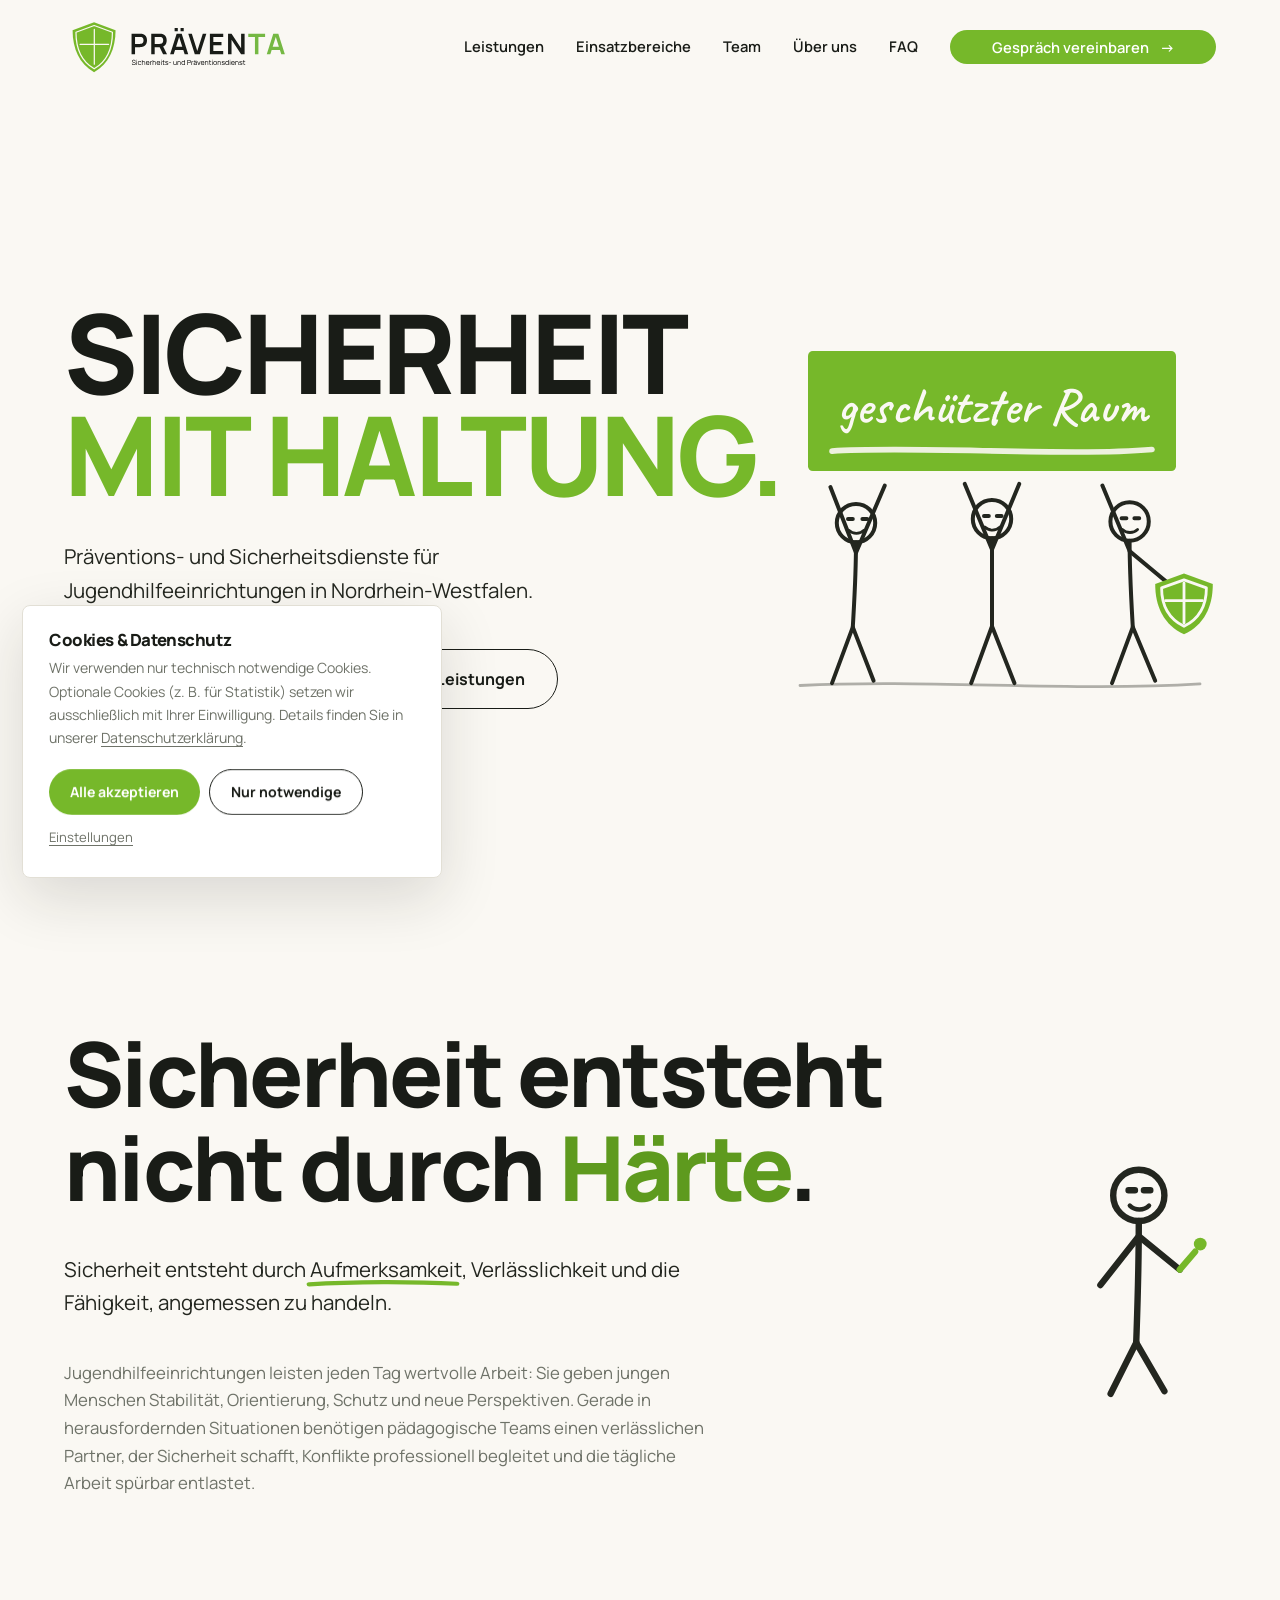
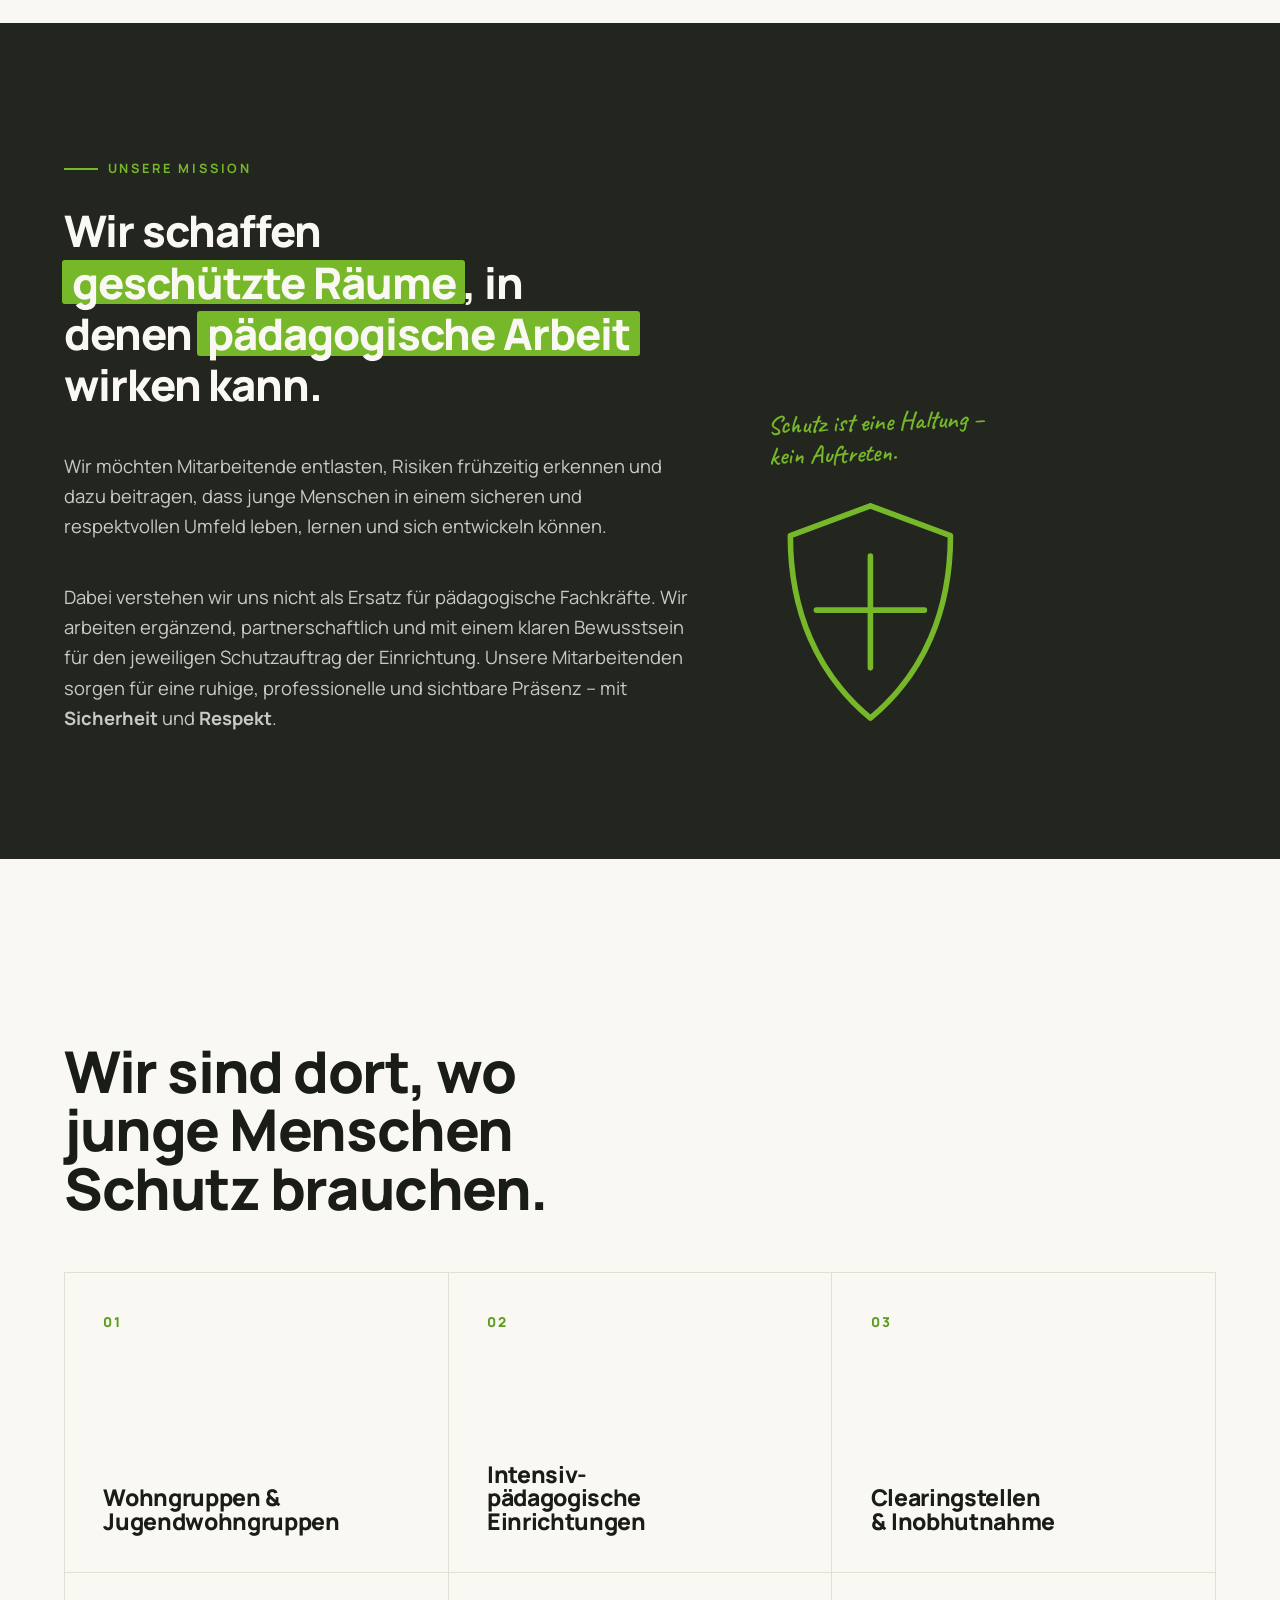
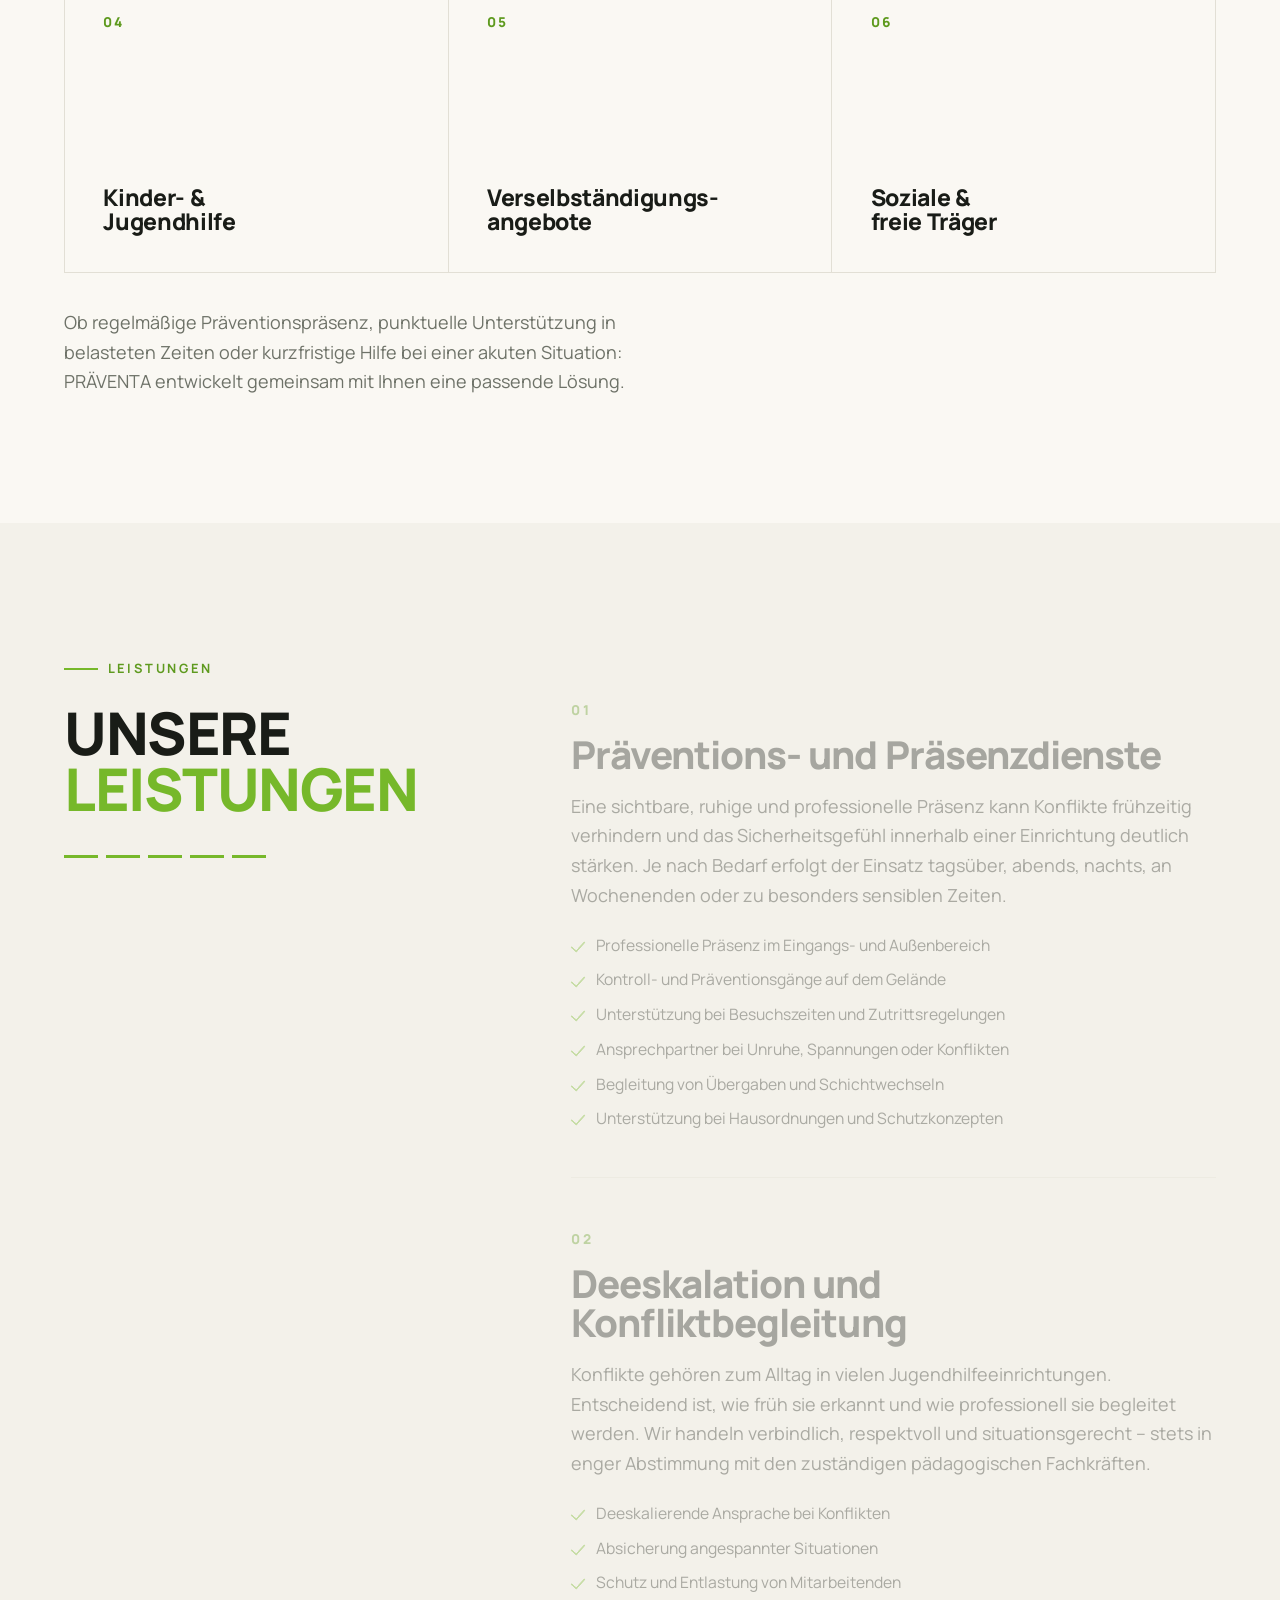
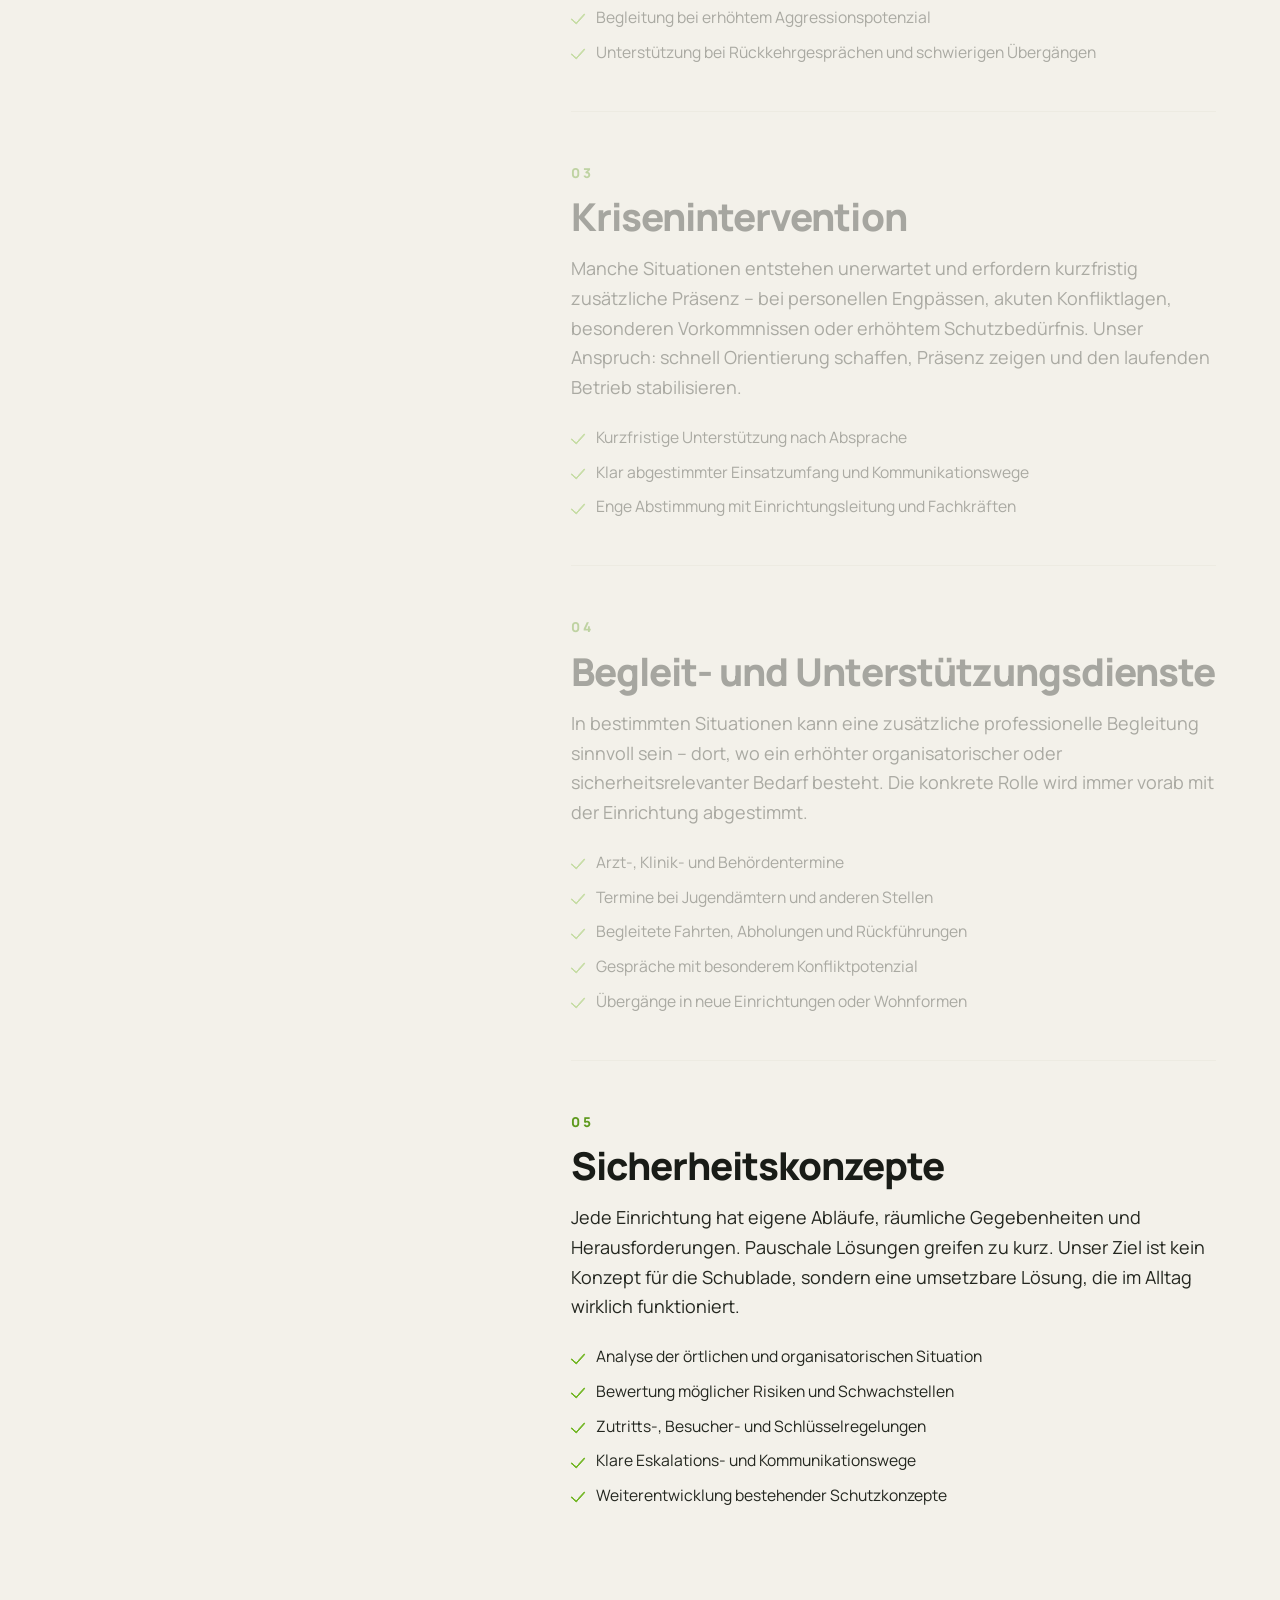
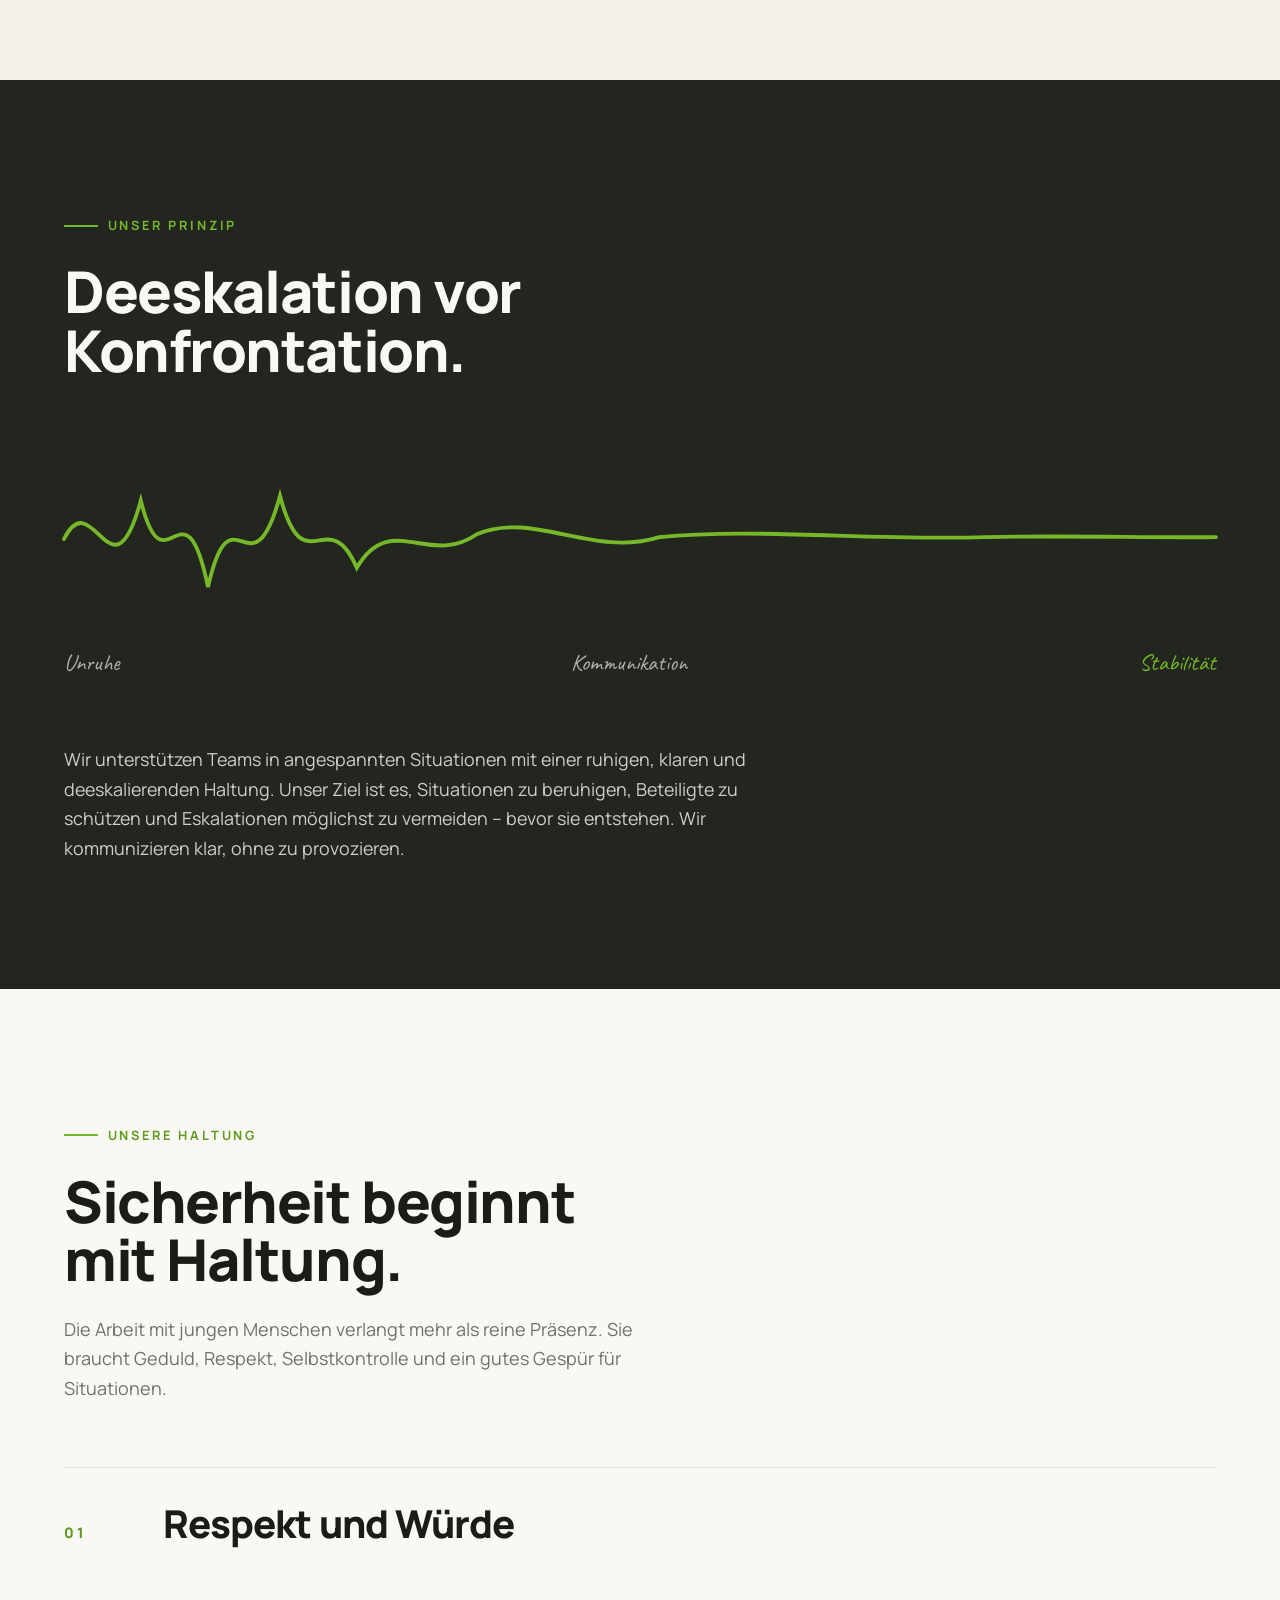
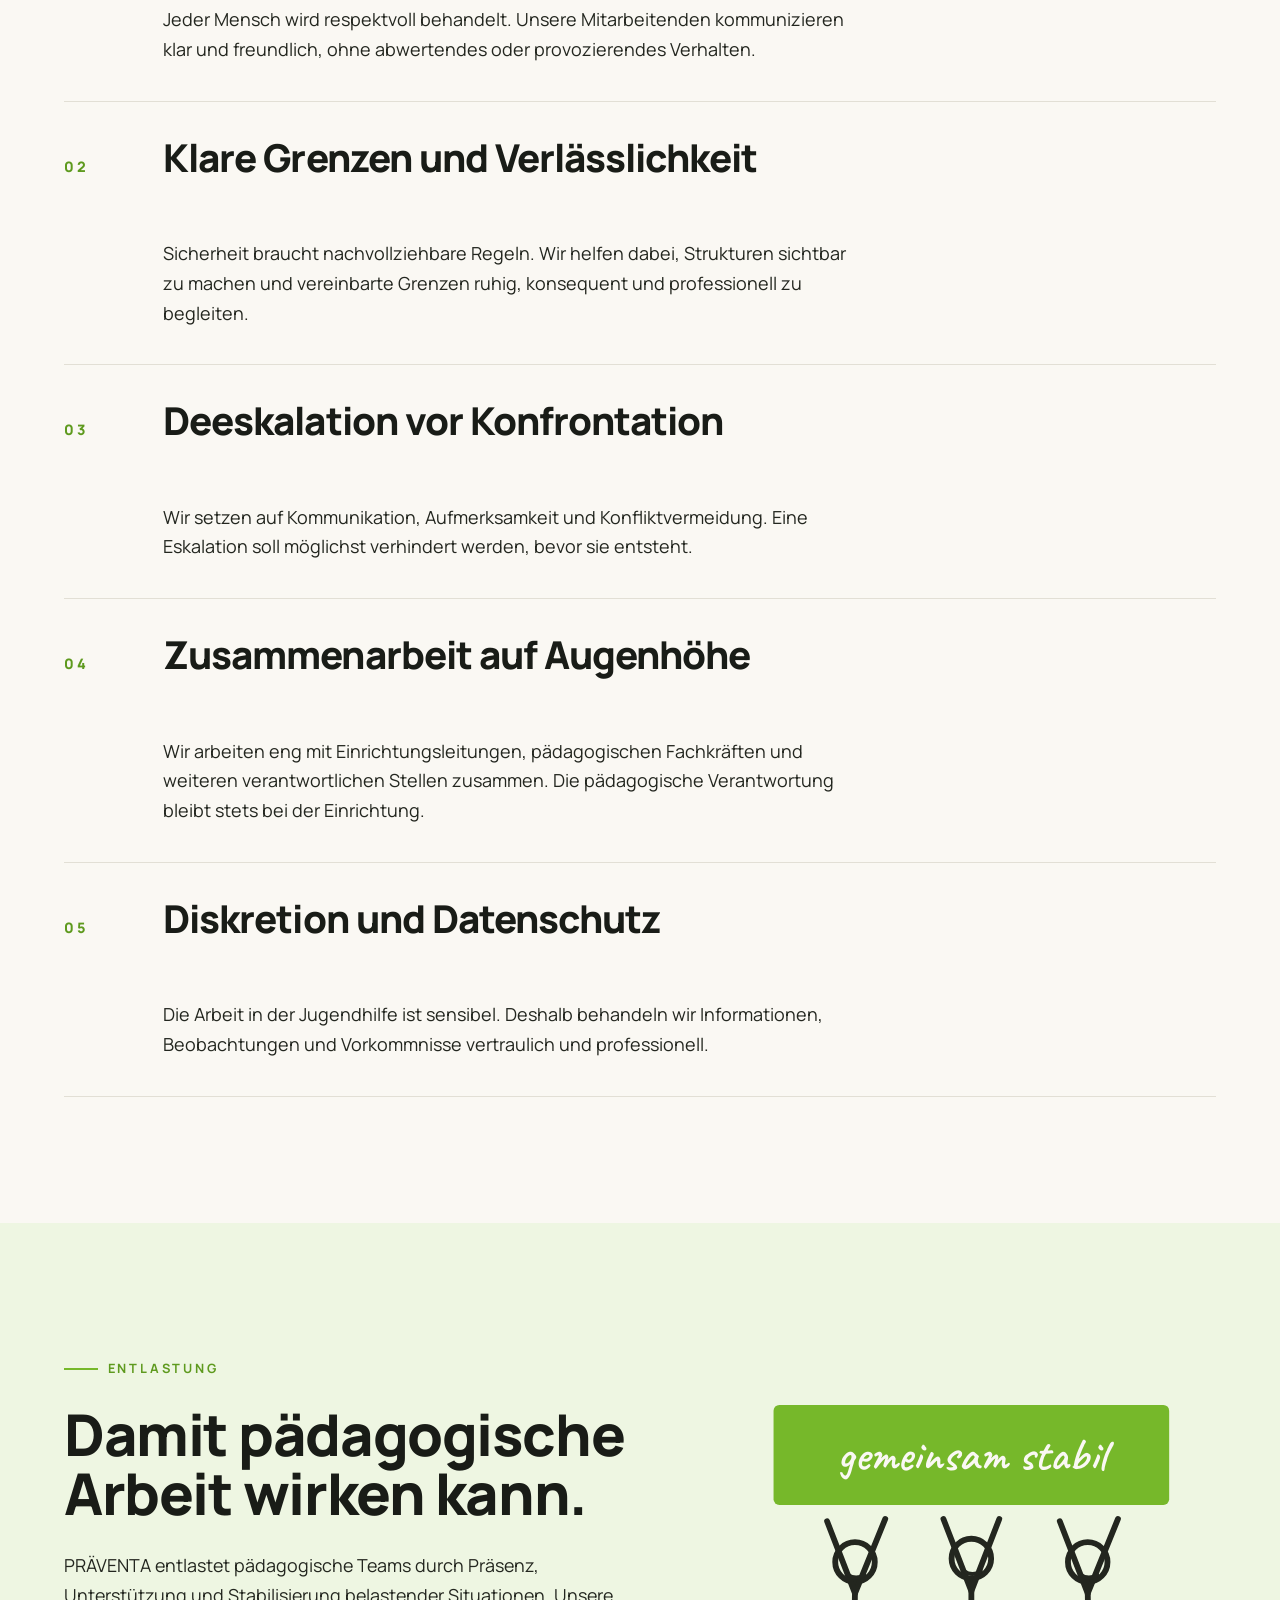
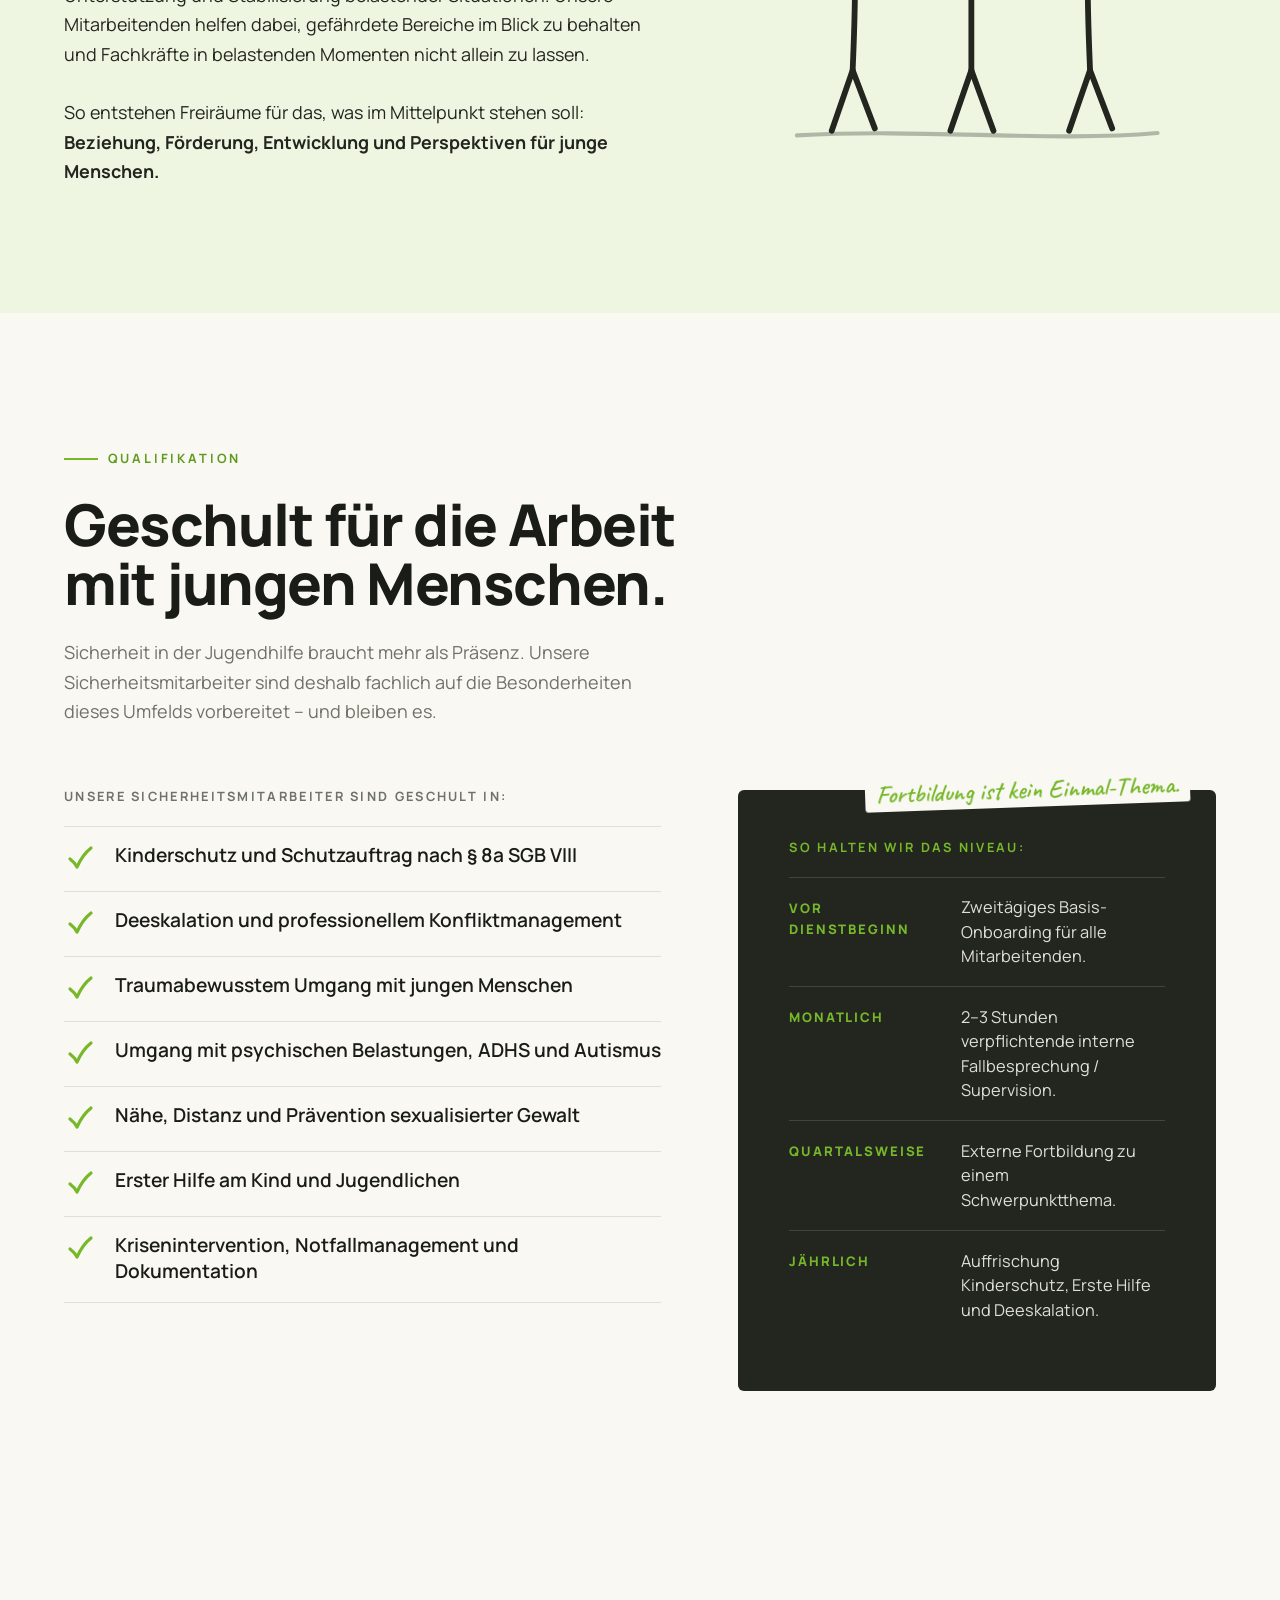
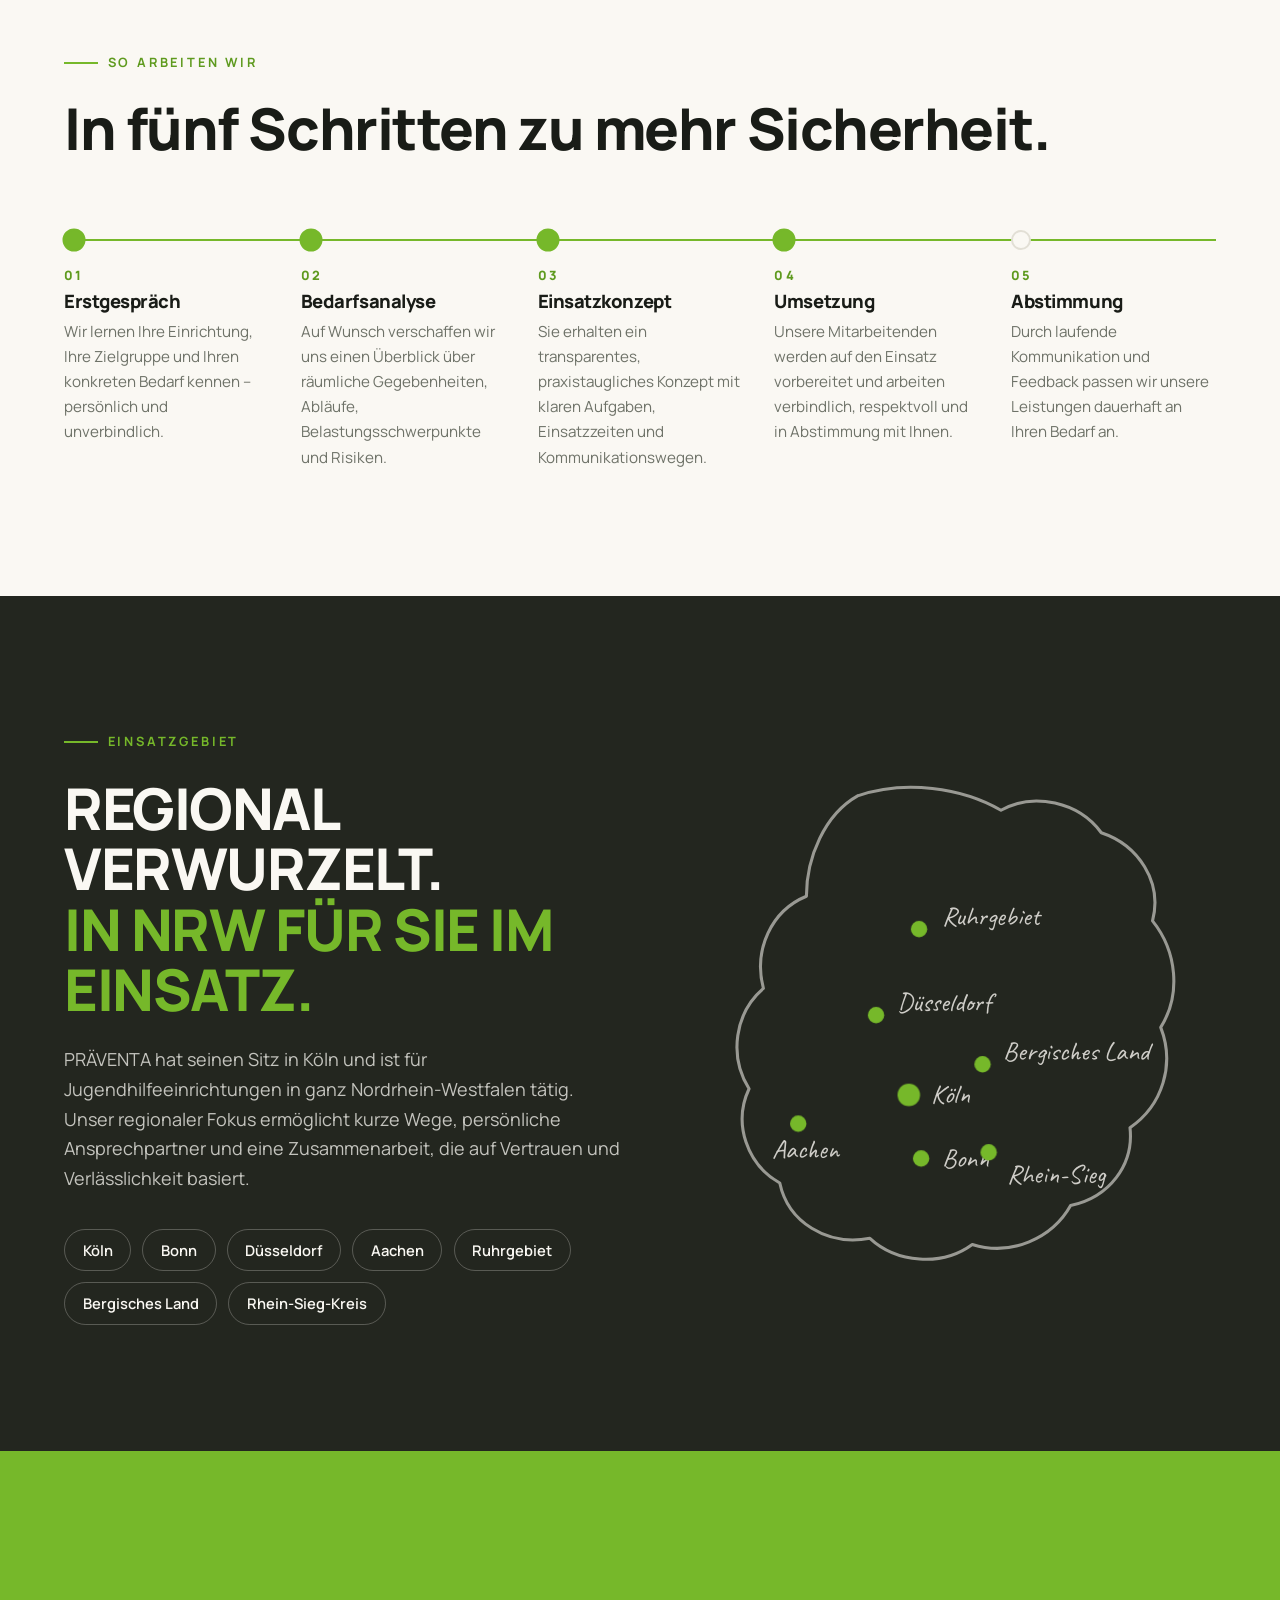
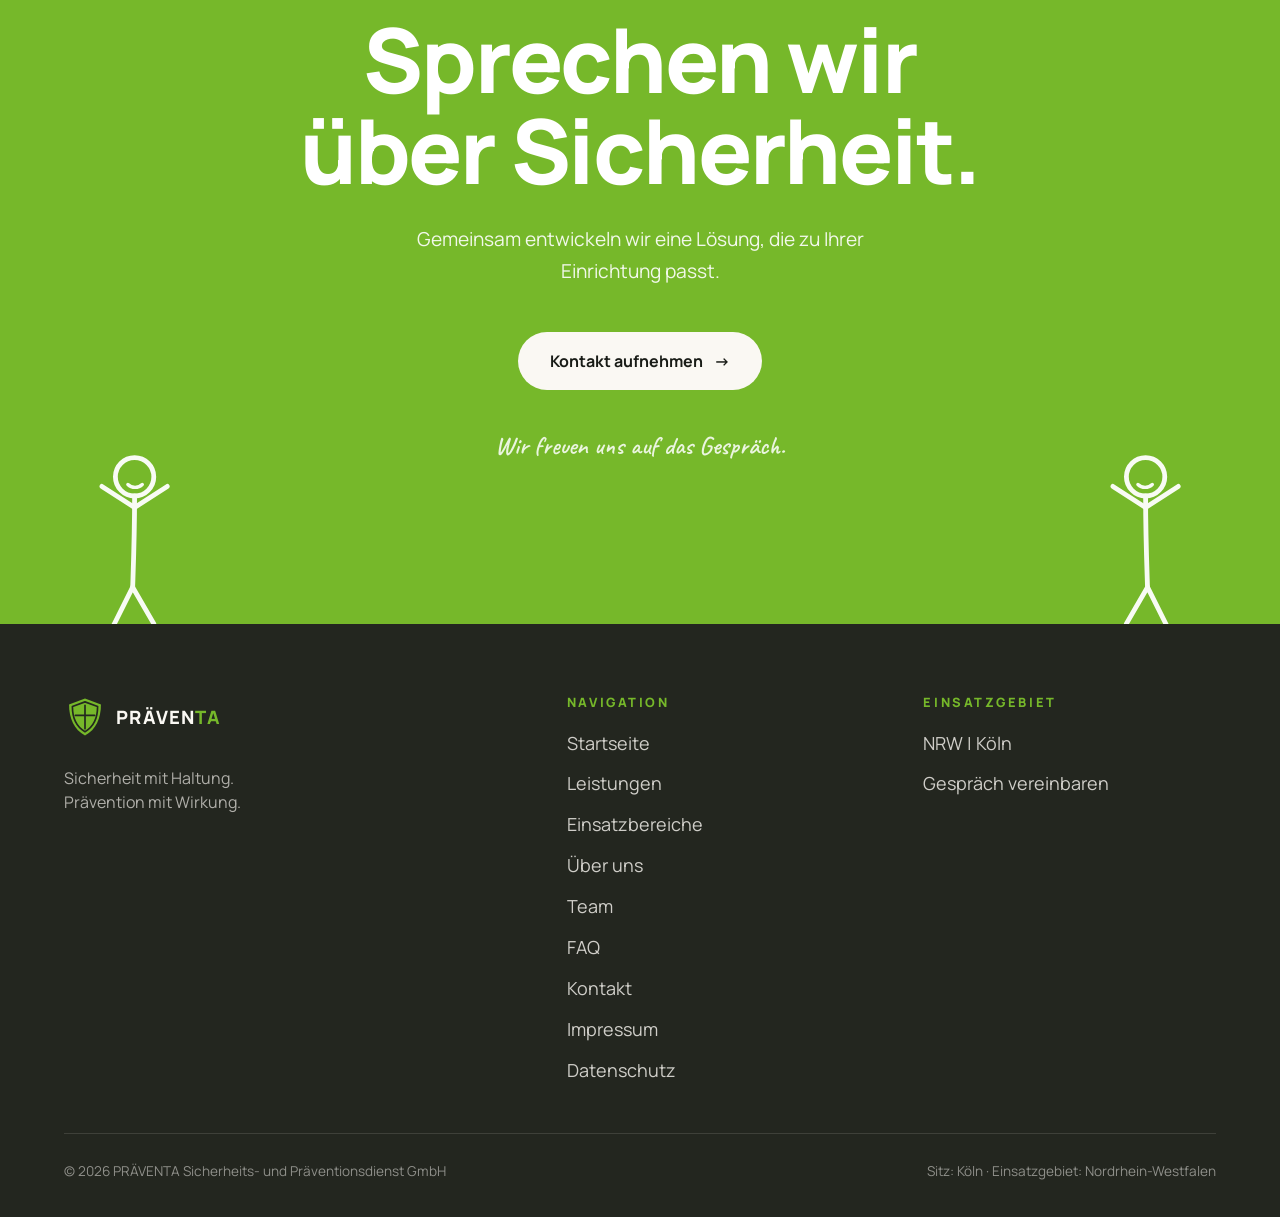
<file: index.html>
<!DOCTYPE html>
<html lang="de">
<head>
  <meta charset="UTF-8">
  <meta name="viewport" content="width=device-width, initial-scale=1.0">
  <title>PRÄVENTA | Sicherheits- und Präventionsdienst für Jugendhilfe</title>
  <meta name="description" content="PRÄVENTA unterstützt Jugendhilfeeinrichtungen in Nordrhein-Westfalen mit professionellen Präventions-, Präsenz-, Deeskalations- und Sicherheitsdiensten.">
  <link rel="canonical" href="https://www.praeventa-praevention.de/">
  <meta name="robots" content="index, follow">

  <!-- Open Graph -->
  <meta property="og:type" content="website">
  <meta property="og:locale" content="de_DE">
  <meta property="og:title" content="PRÄVENTA | Sicherheits- und Präventionsdienst für Jugendhilfe">
  <meta property="og:description" content="Sicherheit mit Haltung. Prävention mit Wirkung. Präventions- und Sicherheitsdienste für Jugendhilfeeinrichtungen in NRW.">
  <meta property="og:url" content="https://www.praeventa-praevention.de/">
  <meta property="og:site_name" content="PRÄVENTA">

  <!-- Fonts -->
  <link rel="preconnect" href="https://fonts.googleapis.com">
  <link rel="preconnect" href="https://fonts.gstatic.com" crossorigin>
  <link href="https://fonts.googleapis.com/css2?family=Manrope:wght@400;600;700;800&family=Caveat:wght@600&display=swap" rel="stylesheet">

  <link rel="icon" type="image/svg+xml" href="favicon.svg">
  <link rel="stylesheet" href="styles.css">

  <!-- Strukturierte Daten -->
  <script type="application/ld+json">
  {
    "@context": "https://schema.org",
    "@type": "LocalBusiness",
    "name": "PRÄVENTA Sicherheits- und Präventionsdienst GmbH",
    "email": "info@praeventa-praevention.de",
    "telephone": "+49 152 04293856",
    "vatID": "DE350441914",
    "description": "Spezialisierter Sicherheits- und Präventionsdienst für Jugendhilfeeinrichtungen in Nordrhein-Westfalen. Präventions- und Präsenzdienste, Deeskalation, Krisenintervention, Begleitdienste und Sicherheitskonzepte.",
    "url": "https://www.praeventa-praevention.de/",
    "slogan": "Sicherheit mit Haltung. Prävention mit Wirkung.",
    "address": {
      "@type": "PostalAddress",
      "streetAddress": "Immendorfer Hauptstr. 14",
      "postalCode": "50997",
      "addressLocality": "Köln",
      "addressRegion": "Nordrhein-Westfalen",
      "addressCountry": "DE"
    },
    "areaServed": { "@type": "State", "name": "Nordrhein-Westfalen" },
    "knowsAbout": ["Prävention", "Deeskalation", "Krisenintervention", "Sicherheitskonzepte", "Jugendhilfe"]
  }
  </script>
  <script type="application/ld+json">
  {
    "@context": "https://schema.org",
    "@type": "WebSite",
    "name": "PRÄVENTA",
    "url": "https://www.praeventa-praevention.de/",
    "inLanguage": "de"
  }
  </script>
</head>
<body>

  <div class="cursor-dot" aria-hidden="true"><span class="cursor-label"></span></div>

  <!-- HEADER -->
  <header class="site-header">
    <a class="brand" href="/" aria-label="PRÄVENTA – Startseite">
      <img class="brand-logo" src="/logo.svg" alt="PRÄVENTA – Sicherheits- und Präventionsdienst" width="815" height="207">
    </a>

    <button class="nav-toggle" aria-expanded="false" aria-controls="mainNav" aria-label="Menü öffnen">
      <span></span><span></span><span></span>
    </button>

    <nav class="main-nav" id="mainNav" aria-label="Hauptnavigation">
      <a href="/leistungen">Leistungen</a>
      <a href="/einsatzbereiche">Einsatzbereiche</a>
      <a href="/team">Team</a>
      <a href="/ueber-uns">Über uns</a>
      <a href="/faq">FAQ</a>
      <a class="btn btn-green" href="/kontakt" data-cursor="ANFRAGE">Gespräch vereinbaren <span class="btn-arrow">→</span></a>
    </nav>
  </header>

  <main id="top">

    <!-- 01 HERO -->
    <section class="hero" aria-label="Einleitung">
      <div class="container hero-inner">
        <h1 class="hero-title" data-hero-title>
          <span class="line"><span>Sicherheit</span></span>
          <span class="line"><span>mit Haltung.</span></span>
        </h1>
        <p class="hero-sub">Präventions- und Sicherheitsdienste für Jugendhilfeeinrichtungen in Nordrhein-Westfalen.</p>
        <div class="hero-cta">
          <a class="btn btn-primary" href="/kontakt" data-magnetic data-cursor="ANFRAGE">Gespräch vereinbaren <span class="btn-arrow">→</span></a>
          <a class="btn btn-outline" href="#leistungen" data-magnetic>Unsere Leistungen</a>
        </div>
      </div>

      <!-- Handgezeichnete Szene -->
      <div class="hero-scene" data-parallax="0.12" aria-hidden="true">
        <svg viewBox="0 0 640 480" fill="none">
          <g data-mouse-parallax="8">
            <rect x="90" y="40" width="460" height="150" rx="6" class="fill-green"/>
            <path d="M120 165 C220 158 420 172 520 163" stroke="#FAF8F3" stroke-width="7" stroke-linecap="round" opacity="0.9"/>
            <text x="320" y="130" text-anchor="middle" font-family="Caveat, cursive" font-size="64" font-weight="600" fill="#FAF8F3">geschützter Raum</text>
          </g>
          <g class="sketch" data-mouse-parallax="14">
            <circle cx="150" cy="255" r="24"/>
            <path d="M150 279 C150 320 148 350 146 385"/>
            <path d="M146 385 L120 455 M146 385 L172 452"/>
            <path d="M150 292 L118 210 M150 292 L186 208"/>
            <path d="M140 250 L146 250 M158 250 L164 250"/>
            <path d="M141 264 C146 269 155 269 160 264" class="sketch-thin"/>
          </g>
          <g class="sketch" data-mouse-parallax="10">
            <circle cx="320" cy="250" r="24"/>
            <path d="M320 274 C320 318 320 348 320 384"/>
            <path d="M320 384 L294 455 M320 384 L348 455"/>
            <path d="M320 288 L286 206 M320 288 L354 206"/>
            <path d="M310 246 L316 246 M326 246 L332 246"/>
            <path d="M311 260 C316 265 325 265 330 260" class="sketch-thin"/>
          </g>
          <g class="sketch" data-mouse-parallax="16">
            <circle cx="492" cy="253" r="24"/>
            <path d="M492 277 C492 318 494 350 496 385"/>
            <path d="M496 385 L470 455 M496 385 L524 452"/>
            <path d="M492 290 L458 208 M492 290 L540 330"/>
            <path d="M482 249 L488 249 M498 249 L504 249"/>
            <path d="M483 263 C488 268 497 268 502 263" class="sketch-thin"/>
          </g>
          <g data-mouse-parallax="20">
            <path d="M560 318 L596 331 C596 360 585 382 560 394 C535 382 524 360 524 331 Z" class="fill-green"/>
            <path d="M560 326 L588 336 C588 358 580 374 560 384 C540 374 532 358 532 336 Z" fill="none" stroke="#FAF8F3" stroke-width="3.5" stroke-linejoin="round"/>
            <path d="M560 330 V380 M537 352 H583" stroke="#FAF8F3" stroke-width="3.5" stroke-linecap="round"/>
          </g>
          <path d="M80 458 C240 450 420 466 580 456" class="sketch sketch-thin" opacity="0.35"/>
        </svg>
      </div>

      <div class="hero-scroll-hint" aria-hidden="true">
        <span class="wheel"></span> Scrollen
      </div>
    </section>
    <!-- 02 INTRO -->
    <section class="section intro" aria-label="Grundsatz">
      <div class="container">
        <h2 class="intro-statement reveal">Sicherheit entsteht nicht durch <em>Härte</em>.</h2>
        <p class="intro-body reveal reveal-d1">Sicherheit entsteht durch <span class="u-mark">Aufmerksamkeit<svg viewBox="0 0 200 12" preserveAspectRatio="none" aria-hidden="true"><path d="M3 9 C60 4 140 4 197 8"/></svg></span>, Verlässlichkeit und die Fähigkeit, angemessen zu handeln.</p>
        <p class="intro-body reveal reveal-d2" style="font-size:1.05rem; color:var(--grey);">Jugendhilfeeinrichtungen leisten jeden Tag wertvolle Arbeit: Sie geben jungen Menschen Stabilität, Orientierung, Schutz und neue Perspektiven. Gerade in herausfordernden Situationen benötigen pädagogische Teams einen verlässlichen Partner, der Sicherheit schafft, Konflikte professionell begleitet und die tägliche Arbeit spürbar entlastet.</p>
      </div>
      <div class="intro-figure reveal reveal-d3" data-parallax="0.06" aria-hidden="true">
        <svg viewBox="0 0 120 190" class="sketch">
          <circle cx="60" cy="30" r="20"/>
          <path d="M60 50 C60 90 59 115 58 145"/>
          <path d="M58 145 L38 185 M58 145 L80 183"/>
          <path d="M60 62 L30 100 M60 62 L92 88"/>
          <path d="M52 26 L57 26 M64 26 L69 26"/>
          <path d="M53 38 C57 42 64 42 68 38" class="sketch-thin"/>
          <path d="M92 88 L104 74" class="sketch-green"/>
          <circle cx="108" cy="68" r="5" class="fill-green" stroke="none"/>
        </svg>
      </div>
    </section>

    <!-- 03 MISSION -->
    <section class="section mission" id="mission" aria-label="Unsere Mission">
      <div class="container">
        <p class="kicker reveal">Unsere Mission</p>
        <div class="mission-grid">
          <div>
            <h2 class="mission-title reveal">Wir schaffen <span class="hl" data-hl>geschützte Räume</span>, in denen <span class="hl" data-hl>pädagogische Arbeit</span> wirken kann.</h2>
            <p class="mission-body reveal reveal-d1">Wir möchten Mitarbeitende entlasten, Risiken frühzeitig erkennen und dazu beitragen, dass junge Menschen in einem sicheren und respektvollen Umfeld leben, lernen und sich entwickeln können.</p>
            <p class="mission-body reveal reveal-d2">Dabei verstehen wir uns nicht als Ersatz für pädagogische Fachkräfte. Wir arbeiten ergänzend, partnerschaftlich und mit einem klaren Bewusstsein für den jeweiligen Schutzauftrag der Einrichtung. Unsere Mitarbeitenden sorgen für eine ruhige, professionelle und sichtbare Präsenz – mit <strong>Sicherheit</strong> und <strong>Respekt</strong>.</p>
          </div>
          <div class="mission-aside reveal reveal-d2">
            <span class="hand-note">Schutz ist eine Haltung –<br>kein Auftreten.</span>
            <svg class="mission-shield" viewBox="0 0 220 260" aria-hidden="true">
              <path class="draw-path" d="M110 16 L196 48 C196 128 168 196 110 244 C52 196 24 128 24 48 Z" fill="none" stroke="var(--green)" stroke-width="6" stroke-linejoin="round" stroke-linecap="round"/>
              <path class="draw-path" d="M110 70 V190 M52 128 H168" stroke="var(--green)" stroke-width="6" stroke-linecap="round" fill="none"/>
            </svg>
          </div>
        </div>
      </div>
    </section>

    <!-- 04 FÜR WEN -->
    <section class="section" id="fuer-wen" aria-label="Für wen wir arbeiten">
      <div class="container">
        <div class="audience-head">
          <p class="kicker reveal">Für wen wir arbeiten</p>
          <h2 class="audience-title reveal">Wir sind dort, wo junge Menschen Schutz brauchen.</h2>
        </div>
        <div class="audience-grid">
          <article class="audience-card reveal">
            <span class="audience-num">01</span>
            <h3 class="audience-name">Wohngruppen &amp; Jugendwohngruppen</h3>
            <svg class="card-mark" viewBox="0 0 60 40" aria-hidden="true"><path d="M6 26 L22 36 L54 6" fill="none" stroke="var(--green-deep)" stroke-width="6" stroke-linecap="round" stroke-linejoin="round"/></svg>
          </article>
          <article class="audience-card reveal reveal-d1">
            <span class="audience-num">02</span>
            <h3 class="audience-name">Intensiv&shy;pädagogische Einrichtungen</h3>
            <svg class="card-mark" viewBox="0 0 60 40" aria-hidden="true"><path d="M6 26 L22 36 L54 6" fill="none" stroke="var(--green-deep)" stroke-width="6" stroke-linecap="round" stroke-linejoin="round"/></svg>
          </article>
          <article class="audience-card reveal reveal-d2">
            <span class="audience-num">03</span>
            <h3 class="audience-name">Clearingstellen &amp; Inobhutnahme</h3>
            <svg class="card-mark" viewBox="0 0 60 40" aria-hidden="true"><path d="M6 26 L22 36 L54 6" fill="none" stroke="var(--green-deep)" stroke-width="6" stroke-linecap="round" stroke-linejoin="round"/></svg>
          </article>
          <article class="audience-card reveal">
            <span class="audience-num">04</span>
            <h3 class="audience-name">Kinder- &amp; Jugendhilfe</h3>
            <svg class="card-mark" viewBox="0 0 60 40" aria-hidden="true"><path d="M6 26 L22 36 L54 6" fill="none" stroke="var(--green-deep)" stroke-width="6" stroke-linecap="round" stroke-linejoin="round"/></svg>
          </article>
          <article class="audience-card reveal reveal-d1">
            <span class="audience-num">05</span>
            <h3 class="audience-name">Verselbständigungs&shy;angebote</h3>
            <svg class="card-mark" viewBox="0 0 60 40" aria-hidden="true"><path d="M6 26 L22 36 L54 6" fill="none" stroke="var(--green-deep)" stroke-width="6" stroke-linecap="round" stroke-linejoin="round"/></svg>
          </article>
          <article class="audience-card reveal reveal-d2">
            <span class="audience-num">06</span>
            <h3 class="audience-name">Soziale &amp; freie Träger</h3>
            <svg class="card-mark" viewBox="0 0 60 40" aria-hidden="true"><path d="M6 26 L22 36 L54 6" fill="none" stroke="var(--green-deep)" stroke-width="6" stroke-linecap="round" stroke-linejoin="round"/></svg>
          </article>
        </div>
        <p class="reveal" style="margin-top:2.2rem; color:var(--grey); max-width:52ch;">Ob regelmäßige Präventionspräsenz, punktuelle Unterstützung in belasteten Zeiten oder kurzfristige Hilfe bei einer akuten Situation: PRÄVENTA entwickelt gemeinsam mit Ihnen eine passende Lösung.</p>
      </div>
    </section>
    <!-- 05 LEISTUNGEN -->
    <section class="section services" id="leistungen" aria-label="Unsere Leistungen">
      <div class="container services-layout">
        <div class="services-sticky">
          <p class="kicker">Leistungen</p>
          <h2>Unsere <span>Leistungen</span></h2>
          <div class="services-progress" aria-hidden="true">
            <i></i><i></i><i></i><i></i><i></i>
          </div>
        </div>

        <div class="services-stream">
          <article class="service-block" data-service>
            <span class="service-num">01</span>
            <h3 class="service-name">Präventions- und Präsenzdienste</h3>
            <p class="service-desc">Eine sichtbare, ruhige und professionelle Präsenz kann Konflikte frühzeitig verhindern und das Sicherheitsgefühl innerhalb einer Einrichtung deutlich stärken. Je nach Bedarf erfolgt der Einsatz tagsüber, abends, nachts, an Wochenenden oder zu besonders sensiblen Zeiten.</p>
            <ul class="service-points">
              <li>Professionelle Präsenz im Eingangs- und Außenbereich</li>
              <li>Kontroll- und Präventionsgänge auf dem Gelände</li>
              <li>Unterstützung bei Besuchszeiten und Zutrittsregelungen</li>
              <li>Ansprechpartner bei Unruhe, Spannungen oder Konflikten</li>
              <li>Begleitung von Übergaben und Schichtwechseln</li>
              <li>Unterstützung bei Hausordnungen und Schutzkonzepten</li>
            </ul>
          </article>

          <article class="service-block" data-service>
            <span class="service-num">02</span>
            <h3 class="service-name">Deeskalation und Konfliktbegleitung</h3>
            <p class="service-desc">Konflikte gehören zum Alltag in vielen Jugendhilfeeinrichtungen. Entscheidend ist, wie früh sie erkannt und wie professionell sie begleitet werden. Wir handeln verbindlich, respektvoll und situationsgerecht – stets in enger Abstimmung mit den zuständigen pädagogischen Fachkräften.</p>
            <ul class="service-points">
              <li>Deeskalierende Ansprache bei Konflikten</li>
              <li>Absicherung angespannter Situationen</li>
              <li>Schutz und Entlastung von Mitarbeitenden</li>
              <li>Begleitung bei erhöhtem Aggressionspotenzial</li>
              <li>Unterstützung bei Rückkehrgesprächen und schwierigen Übergängen</li>
            </ul>
          </article>

          <article class="service-block" data-service>
            <span class="service-num">03</span>
            <h3 class="service-name">Krisenintervention</h3>
            <p class="service-desc">Manche Situationen entstehen unerwartet und erfordern kurzfristig zusätzliche Präsenz – bei personellen Engpässen, akuten Konfliktlagen, besonderen Vorkommnissen oder erhöhtem Schutzbedürfnis. Unser Anspruch: schnell Orientierung schaffen, Präsenz zeigen und den laufenden Betrieb stabilisieren.</p>
            <ul class="service-points">
              <li>Kurzfristige Unterstützung nach Absprache</li>
              <li>Klar abgestimmter Einsatzumfang und Kommunikationswege</li>
              <li>Enge Abstimmung mit Einrichtungsleitung und Fachkräften</li>
            </ul>
          </article>

          <article class="service-block" data-service>
            <span class="service-num">04</span>
            <h3 class="service-name">Begleit- und Unterstützungsdienste</h3>
            <p class="service-desc">In bestimmten Situationen kann eine zusätzliche professionelle Begleitung sinnvoll sein – dort, wo ein erhöhter organisatorischer oder sicherheitsrelevanter Bedarf besteht. Die konkrete Rolle wird immer vorab mit der Einrichtung abgestimmt.</p>
            <ul class="service-points">
              <li>Arzt-, Klinik- und Behördentermine</li>
              <li>Termine bei Jugendämtern und anderen Stellen</li>
              <li>Begleitete Fahrten, Abholungen und Rückführungen</li>
              <li>Gespräche mit besonderem Konfliktpotenzial</li>
              <li>Übergänge in neue Einrichtungen oder Wohnformen</li>
            </ul>
          </article>

          <article class="service-block" data-service>
            <span class="service-num">05</span>
            <h3 class="service-name">Sicherheitskonzepte</h3>
            <p class="service-desc">Jede Einrichtung hat eigene Abläufe, räumliche Gegebenheiten und Herausforderungen. Pauschale Lösungen greifen zu kurz. Unser Ziel ist kein Konzept für die Schublade, sondern eine umsetzbare Lösung, die im Alltag wirklich funktioniert.</p>
            <ul class="service-points">
              <li>Analyse der örtlichen und organisatorischen Situation</li>
              <li>Bewertung möglicher Risiken und Schwachstellen</li>
              <li>Zutritts-, Besucher- und Schlüsselregelungen</li>
              <li>Klare Eskalations- und Kommunikationswege</li>
              <li>Weiterentwicklung bestehender Schutzkonzepte</li>
            </ul>
          </article>
        </div>
      </div>
    </section>

    <!-- 06 DEESKALATION -->
    <section class="section deescalation" aria-label="Deeskalation vor Konfrontation">
      <div class="container">
        <p class="kicker reveal">Unser Prinzip</p>
        <h2 class="deescalation-title reveal">Deeskalation vor Konfrontation.</h2>

        <div class="deescalation-line" aria-hidden="true">
          <svg viewBox="0 0 1200 200" preserveAspectRatio="none">
            <path class="calm-path" d="M0 100
              C 30 40, 50 170, 80 60 C 105 160, 125 30, 150 150 C 175 40, 195 165, 225 55 C 250 150, 275 60, 305 130
              C 340 70, 380 130, 430 95 C 490 70, 550 120, 620 98
              C 720 88, 840 102, 960 98 C 1050 96, 1130 99, 1200 98"/>
          </svg>
          <div class="deescalation-labels">
            <span>Unruhe</span>
            <span>Kommunikation</span>
            <span>Stabilität</span>
          </div>
        </div>

        <p class="deescalation-body reveal">Wir unterstützen Teams in angespannten Situationen mit einer ruhigen, klaren und deeskalierenden Haltung. Unser Ziel ist es, Situationen zu beruhigen, Beteiligte zu schützen und Eskalationen möglichst zu vermeiden – bevor sie entstehen. Wir kommunizieren klar, ohne zu provozieren.</p>
      </div>
    </section>

    <!-- 07 HALTUNG -->
    <section class="section" id="haltung" aria-label="Unsere Haltung">
      <div class="container">
        <p class="kicker reveal">Unsere Haltung</p>
        <h2 class="values-title reveal">Sicherheit beginnt mit Haltung.</h2>
        <p class="reveal reveal-d1" style="margin-top:1.6rem; color:var(--grey); max-width:52ch;">Die Arbeit mit jungen Menschen verlangt mehr als reine Präsenz. Sie braucht Geduld, Respekt, Selbstkontrolle und ein gutes Gespür für Situationen.</p>

        <div class="values-list">
          <div class="value-item reveal" data-value>
            <span class="value-num">01</span>
            <h3 class="value-name">Respekt und Würde</h3>
            <p class="value-text">Jeder Mensch wird respektvoll behandelt. Unsere Mitarbeitenden kommunizieren klar und freundlich, ohne abwertendes oder provozierendes Verhalten.</p>
          </div>
          <div class="value-item reveal" data-value>
            <span class="value-num">02</span>
            <h3 class="value-name">Klare Grenzen und Verlässlichkeit</h3>
            <p class="value-text">Sicherheit braucht nachvollziehbare Regeln. Wir helfen dabei, Strukturen sichtbar zu machen und vereinbarte Grenzen ruhig, konsequent und professionell zu begleiten.</p>
          </div>
          <div class="value-item reveal" data-value>
            <span class="value-num">03</span>
            <h3 class="value-name">Deeskalation vor Konfrontation</h3>
            <p class="value-text">Wir setzen auf Kommunikation, Aufmerksamkeit und Konfliktvermeidung. Eine Eskalation soll möglichst verhindert werden, bevor sie entsteht.</p>
          </div>
          <div class="value-item reveal" data-value>
            <span class="value-num">04</span>
            <h3 class="value-name">Zusammenarbeit auf Augenhöhe</h3>
            <p class="value-text">Wir arbeiten eng mit Einrichtungsleitungen, pädagogischen Fachkräften und weiteren verantwortlichen Stellen zusammen. Die pädagogische Verantwortung bleibt stets bei der Einrichtung.</p>
          </div>
          <div class="value-item reveal" data-value>
            <span class="value-num">05</span>
            <h3 class="value-name">Diskretion und Datenschutz</h3>
            <p class="value-text">Die Arbeit in der Jugendhilfe ist sensibel. Deshalb behandeln wir Informationen, Beobachtungen und Vorkommnisse vertraulich und professionell.</p>
          </div>
        </div>
      </div>
    </section>
    <!-- 08 ENTLASTUNG -->
    <section class="section relief" aria-label="Entlastung für Ihr Team">
      <div class="container relief-grid">
        <div>
          <p class="kicker reveal">Entlastung</p>
          <h2 class="relief-title reveal">Damit pädagogische Arbeit wirken kann.</h2>
          <p class="relief-body reveal reveal-d1">PRÄVENTA entlastet pädagogische Teams durch Präsenz, Unterstützung und Stabilisierung belastender Situationen. Unsere Mitarbeitenden helfen dabei, gefährdete Bereiche im Blick zu behalten und Fachkräfte in belastenden Momenten nicht allein zu lassen.</p>
          <p class="relief-body reveal reveal-d2">So entstehen Freiräume für das, was im Mittelpunkt stehen soll: <strong>Beziehung, Förderung, Entwicklung und Perspektiven für junge Menschen.</strong></p>
        </div>

        <div class="relief-scene reveal" aria-hidden="true">
          <svg viewBox="0 0 420 340">
            <rect x="40" y="30" width="340" height="86" rx="5" class="fill-green"/>
            <text x="210" y="86" text-anchor="middle" font-family="Caveat, cursive" font-size="40" font-weight="600" fill="#FAF8F3">gemeinsam stabil</text>
            <g class="sketch" stroke-width="4">
              <circle cx="110" cy="165" r="17"/>
              <path d="M110 182 C110 212 109 232 108 258"/>
              <path d="M108 258 L90 310 M108 258 L127 308"/>
              <path d="M110 192 L86 130 M110 192 L136 128"/>
              <path d="M104 176 C108 179 114 179 118 176" class="sketch-thin"/>
            </g>
            <g class="sketch figure-late f2" stroke-width="4">
              <circle cx="210" cy="162" r="17"/>
              <path d="M210 179 C210 210 210 232 210 258"/>
              <path d="M210 258 L192 310 M210 258 L229 310"/>
              <path d="M210 190 L186 128 M210 190 L234 128"/>
              <path d="M204 173 C208 176 214 176 218 173" class="sketch-thin"/>
            </g>
            <g class="sketch figure-late f3" stroke-width="4">
              <circle cx="310" cy="165" r="17"/>
              <path d="M310 182 C310 212 311 232 312 258"/>
              <path d="M312 258 L294 310 M312 258 L331 308"/>
              <path d="M310 192 L286 130 M310 192 L336 128"/>
              <path d="M304 176 C308 179 314 179 318 176" class="sketch-thin"/>
            </g>
            <path d="M60 314 C170 308 280 320 370 312" class="sketch sketch-thin" opacity="0.3"/>
          </svg>
        </div>
      </div>
    </section>

    <!-- 08b QUALIFIKATION -->
    <section class="section qualification" id="qualifikation" aria-label="Qualifikation unserer Mitarbeitenden">
      <div class="container">
        <p class="kicker reveal">Qualifikation</p>
        <h2 class="qual-title reveal">Geschult für die Arbeit mit jungen Menschen.</h2>
        <p class="reveal reveal-d1" style="margin-top:1.6rem; color:var(--grey); max-width:52ch;">Sicherheit in der Jugendhilfe braucht mehr als Präsenz. Unsere Sicherheitsmitarbeiter sind deshalb fachlich auf die Besonderheiten dieses Umfelds vorbereitet – und bleiben es.</p>

        <div class="qual-grid">
          <div class="qual-skills reveal">
            <h3 class="qual-subtitle">Unsere Sicherheitsmitarbeiter sind geschult in:</h3>
            <ul class="qual-list">
              <li class="qual-item"><span class="qual-check" aria-hidden="true"><svg viewBox="0 0 32 32"><path d="M6 17 C10 20 12 23 13 25 C17 16 22 10 27 6"/></svg></span><span>Kinderschutz und Schutzauftrag nach § 8a SGB VIII</span></li>
              <li class="qual-item"><span class="qual-check" aria-hidden="true"><svg viewBox="0 0 32 32"><path d="M6 17 C10 20 12 23 13 25 C17 16 22 10 27 6"/></svg></span><span>Deeskalation und professionellem Konfliktmanagement</span></li>
              <li class="qual-item"><span class="qual-check" aria-hidden="true"><svg viewBox="0 0 32 32"><path d="M6 17 C10 20 12 23 13 25 C17 16 22 10 27 6"/></svg></span><span>Traumabewusstem Umgang mit jungen Menschen</span></li>
              <li class="qual-item"><span class="qual-check" aria-hidden="true"><svg viewBox="0 0 32 32"><path d="M6 17 C10 20 12 23 13 25 C17 16 22 10 27 6"/></svg></span><span>Umgang mit psychischen Belastungen, ADHS und Autismus</span></li>
              <li class="qual-item"><span class="qual-check" aria-hidden="true"><svg viewBox="0 0 32 32"><path d="M6 17 C10 20 12 23 13 25 C17 16 22 10 27 6"/></svg></span><span>Nähe, Distanz und Prävention sexualisierter Gewalt</span></li>
              <li class="qual-item"><span class="qual-check" aria-hidden="true"><svg viewBox="0 0 32 32"><path d="M6 17 C10 20 12 23 13 25 C17 16 22 10 27 6"/></svg></span><span>Erster Hilfe am Kind und Jugendlichen</span></li>
              <li class="qual-item"><span class="qual-check" aria-hidden="true"><svg viewBox="0 0 32 32"><path d="M6 17 C10 20 12 23 13 25 C17 16 22 10 27 6"/></svg></span><span>Krisenintervention, Notfallmanagement und Dokumentation</span></li>
            </ul>
          </div>

          <aside class="qual-rhythm reveal reveal-d1">
            <span class="hand-note qual-note">Fortbildung ist kein Einmal-Thema.</span>
            <h3 class="qual-subtitle">So halten wir das Niveau:</h3>
            <dl class="qual-timeline">
              <div class="qual-tl-item">
                <dt>Vor Dienstbeginn</dt>
                <dd>Zweitägiges Basis-Onboarding für alle Mitarbeitenden.</dd>
              </div>
              <div class="qual-tl-item">
                <dt>Monatlich</dt>
                <dd>2–3 Stunden verpflichtende interne Fallbesprechung / Supervision.</dd>
              </div>
              <div class="qual-tl-item">
                <dt>Quartalsweise</dt>
                <dd>Externe Fortbildung zu einem Schwerpunktthema.</dd>
              </div>
              <div class="qual-tl-item">
                <dt>Jährlich</dt>
                <dd>Auffrischung Kinderschutz, Erste Hilfe und Deeskalation.</dd>
              </div>
            </dl>
          </aside>
        </div>
      </div>
    </section>

    <!-- 09 SO ARBEITEN WIR -->
    <section class="section" id="arbeitsweise" aria-label="So arbeiten wir">
      <div class="container">
        <p class="kicker reveal">So arbeiten wir</p>
        <h2 class="process-title reveal">In fünf Schritten zu mehr Sicherheit.</h2>

        <div class="process-track" data-process>
          <span class="track-fill" aria-hidden="true"></span>
          <div class="process-step" data-step>
            <span class="step-num">01</span>
            <h3>Erstgespräch</h3>
            <p>Wir lernen Ihre Einrichtung, Ihre Zielgruppe und Ihren konkreten Bedarf kennen – persönlich und unverbindlich.</p>
          </div>
          <div class="process-step" data-step>
            <span class="step-num">02</span>
            <h3>Bedarfsanalyse</h3>
            <p>Auf Wunsch verschaffen wir uns einen Überblick über räumliche Gegebenheiten, Abläufe, Belastungsschwerpunkte und Risiken.</p>
          </div>
          <div class="process-step" data-step>
            <span class="step-num">03</span>
            <h3>Einsatzkonzept</h3>
            <p>Sie erhalten ein transparentes, praxistaugliches Konzept mit klaren Aufgaben, Einsatzzeiten und Kommunikationswegen.</p>
          </div>
          <div class="process-step" data-step>
            <span class="step-num">04</span>
            <h3>Umsetzung</h3>
            <p>Unsere Mitarbeitenden werden auf den Einsatz vorbereitet und arbeiten verbindlich, respektvoll und in Abstimmung mit Ihnen.</p>
          </div>
          <div class="process-step" data-step>
            <span class="step-num">05</span>
            <h3>Abstimmung</h3>
            <p>Durch laufende Kommunikation und Feedback passen wir unsere Leistungen dauerhaft an Ihren Bedarf an.</p>
          </div>
        </div>
      </div>
    </section>

    <!-- 10 NRW -->
    <section class="section nrw" id="nrw" aria-label="Einsatzgebiet Nordrhein-Westfalen">
      <div class="container nrw-grid">
        <div>
          <p class="kicker reveal">Einsatzgebiet</p>
          <h2 class="nrw-title reveal">Regional verwurzelt.<br><span>In NRW für Sie im Einsatz.</span></h2>
          <p class="nrw-body reveal reveal-d1">PRÄVENTA hat seinen Sitz in Köln und ist für Jugendhilfeeinrichtungen in ganz Nordrhein-Westfalen tätig. Unser regionaler Fokus ermöglicht kurze Wege, persönliche Ansprechpartner und eine Zusammenarbeit, die auf Vertrauen und Verlässlichkeit basiert.</p>
          <ul class="nrw-cities reveal reveal-d2">
            <li>Köln</li>
            <li>Bonn</li>
            <li>Düsseldorf</li>
            <li>Aachen</li>
            <li>Ruhrgebiet</li>
            <li>Bergisches Land</li>
            <li>Rhein-Sieg-Kreis</li>
          </ul>
        </div>

        <div class="nrw-map" aria-hidden="true">
          <svg viewBox="0 0 500 520">
            <path class="map-outline" d="M150 38
              C 196 22, 252 30, 290 52 C 322 34, 366 44, 388 74 C 424 86, 448 122, 438 160
              C 462 190, 466 232, 446 264 C 460 300, 448 340, 416 362 C 420 398, 396 430, 358 438
              C 340 470, 300 488, 262 476 C 232 498, 188 494, 162 470 C 120 478, 82 454, 74 416
              C 42 398, 28 358, 44 324 C 24 292, 30 250, 58 226 C 48 188, 66 150, 100 136 C 100 98, 118 56, 150 38 Z"/>
            <circle class="map-pulse" cx="200" cy="330" r="16"/>
            <circle class="map-dot d1" cx="200" cy="330" r="11"/>
            <text class="map-label" x="222" y="338">Köln</text>
            <circle class="map-dot d2" cx="212" cy="392" r="8"/>
            <text class="map-label" x="232" y="400">Bonn</text>
            <circle class="map-dot d3" cx="168" cy="252" r="8"/>
            <text class="map-label" x="188" y="248">Düsseldorf</text>
            <circle class="map-dot d4" cx="210" cy="168" r="8"/>
            <text class="map-label" x="232" y="164">Ruhrgebiet</text>
            <circle class="map-dot d5" cx="92" cy="358" r="8"/>
            <text class="map-label" x="66" y="392">Aachen</text>
            <circle class="map-dot d6" cx="272" cy="300" r="8"/>
            <text class="map-label" x="292" y="296">Bergisches Land</text>
            <circle class="map-dot d7" cx="278" cy="386" r="8"/>
            <text class="map-label" x="296" y="416">Rhein-Sieg</text>
          </svg>
        </div>
      </div>
    </section>

    <!-- 11 FINAL CTA -->
    <section class="final-cta" id="kontakt-cta" aria-label="Kontakt aufnehmen">
      <div class="container">
        <h2 class="reveal">Sprechen wir über Sicherheit.</h2>
        <p class="reveal reveal-d1">Gemeinsam entwickeln wir eine Lösung, die zu Ihrer Einrichtung passt.</p>
        <a class="btn btn-light reveal reveal-d2" href="/kontakt" data-magnetic data-cursor="ANFRAGE">Kontakt aufnehmen <span class="btn-arrow">→</span></a>
        <div><span class="hand-note reveal reveal-d3">Wir freuen uns auf das Gespräch.</span></div>
      </div>
      <div class="cta-figure left" aria-hidden="true">
        <svg viewBox="0 0 120 190" class="sketch">
          <circle cx="60" cy="30" r="20"/>
          <path d="M60 50 C60 90 59 115 58 145"/>
          <path d="M58 145 L38 185 M58 145 L80 183"/>
          <path d="M60 62 L26 40 M60 62 L94 40"/>
          <path d="M53 38 C57 42 64 42 68 38" class="sketch-thin"/>
        </svg>
      </div>
      <div class="cta-figure right" aria-hidden="true">
        <svg viewBox="0 0 120 190" class="sketch">
          <circle cx="60" cy="30" r="20"/>
          <path d="M60 50 C60 90 59 115 58 145"/>
          <path d="M58 145 L38 185 M58 145 L80 183"/>
          <path d="M60 62 L26 40 M60 62 L94 40"/>
          <path d="M53 38 C57 42 64 42 68 38" class="sketch-thin"/>
        </svg>
      </div>
    </section>
  </main>

  <!-- FOOTER -->
  <footer class="site-footer">
    <div class="footer-grid">
      <div>
        <a class="brand" href="/" aria-label="PRÄVENTA – Startseite">
          <svg class="brand-mark" viewBox="0 0 100 100" aria-hidden="true">
            <path class="fill-green" d="M50 6 L88 20 C88 52 76 80 50 94 C24 80 12 52 12 20 Z"/>
            <path d="M50 14 L80 25 C80 51 71 73 50 85 C29 73 20 51 20 25 Z" fill="none" stroke="#23261F" stroke-width="4" stroke-linejoin="round"/>
            <path d="M50 22 V78 M27 46 H73" stroke="#23261F" stroke-width="4" stroke-linecap="round"/>
          </svg>
          <span class="brand-name">PRÄVEN<span style="color:var(--green)">TA</span></span>
        </a>
        <p class="footer-claim">Sicherheit mit Haltung.<br>Prävention mit Wirkung.</p>
      </div>
      <nav class="footer-col" aria-label="Footer-Navigation">
        <h4>Navigation</h4>
        <ul>
          <li><a href="/">Startseite</a></li>
          <li><a href="/leistungen">Leistungen</a></li>
          <li><a href="/einsatzbereiche">Einsatzbereiche</a></li>
          <li><a href="/ueber-uns">Über uns</a></li>
          <li><a href="/team">Team</a></li>
          <li><a href="/faq">FAQ</a></li>
          <li><a href="/kontakt">Kontakt</a></li>
          <li><a href="/impressum">Impressum</a></li>
          <li><a href="/datenschutz">Datenschutz</a></li>
        </ul>
      </nav>
      <div class="footer-col">
        <h4>Einsatzgebiet</h4>
        <ul>
          <li><a href="#nrw">NRW | Köln</a></li>
          <li><a href="/kontakt">Gespräch vereinbaren</a></li>
        </ul>
      </div>
    </div>
    <div class="footer-meta">
      <span>© <span data-year>2026</span> PRÄVENTA Sicherheits- und Präventionsdienst GmbH</span>
      <span>Sitz: Köln · Einsatzgebiet: Nordrhein-Westfalen</span>
    </div>
  </footer>

  <!-- COOKIE CONSENT -->
  <div class="cookie-banner" id="cookieBanner" role="dialog" aria-modal="false" aria-label="Cookie-Einstellungen">
    <h3>Cookies &amp; Datenschutz</h3>
    <p>Wir verwenden nur technisch notwendige Cookies. Optionale Cookies (z.&nbsp;B. für Statistik) setzen wir ausschließlich mit Ihrer Einwilligung. Details finden Sie in unserer <a href="/datenschutz">Datenschutzerklärung</a>.</p>
    <div class="cookie-options">
      <label class="cookie-option"><input type="checkbox" checked disabled> Notwendig (immer aktiv)</label>
      <label class="cookie-option"><input type="checkbox" id="consentStats"> Statistik</label>
    </div>
    <div class="cookie-actions">
      <button class="btn btn-green" data-consent="all">Alle akzeptieren</button>
      <button class="btn btn-outline" data-consent="necessary">Nur notwendige</button>
    </div>
    <button class="cookie-settings-link" data-consent-toggle>Einstellungen</button>
  </div>

  <script src="script.js" defer></script>
</body>
</html>
</file>
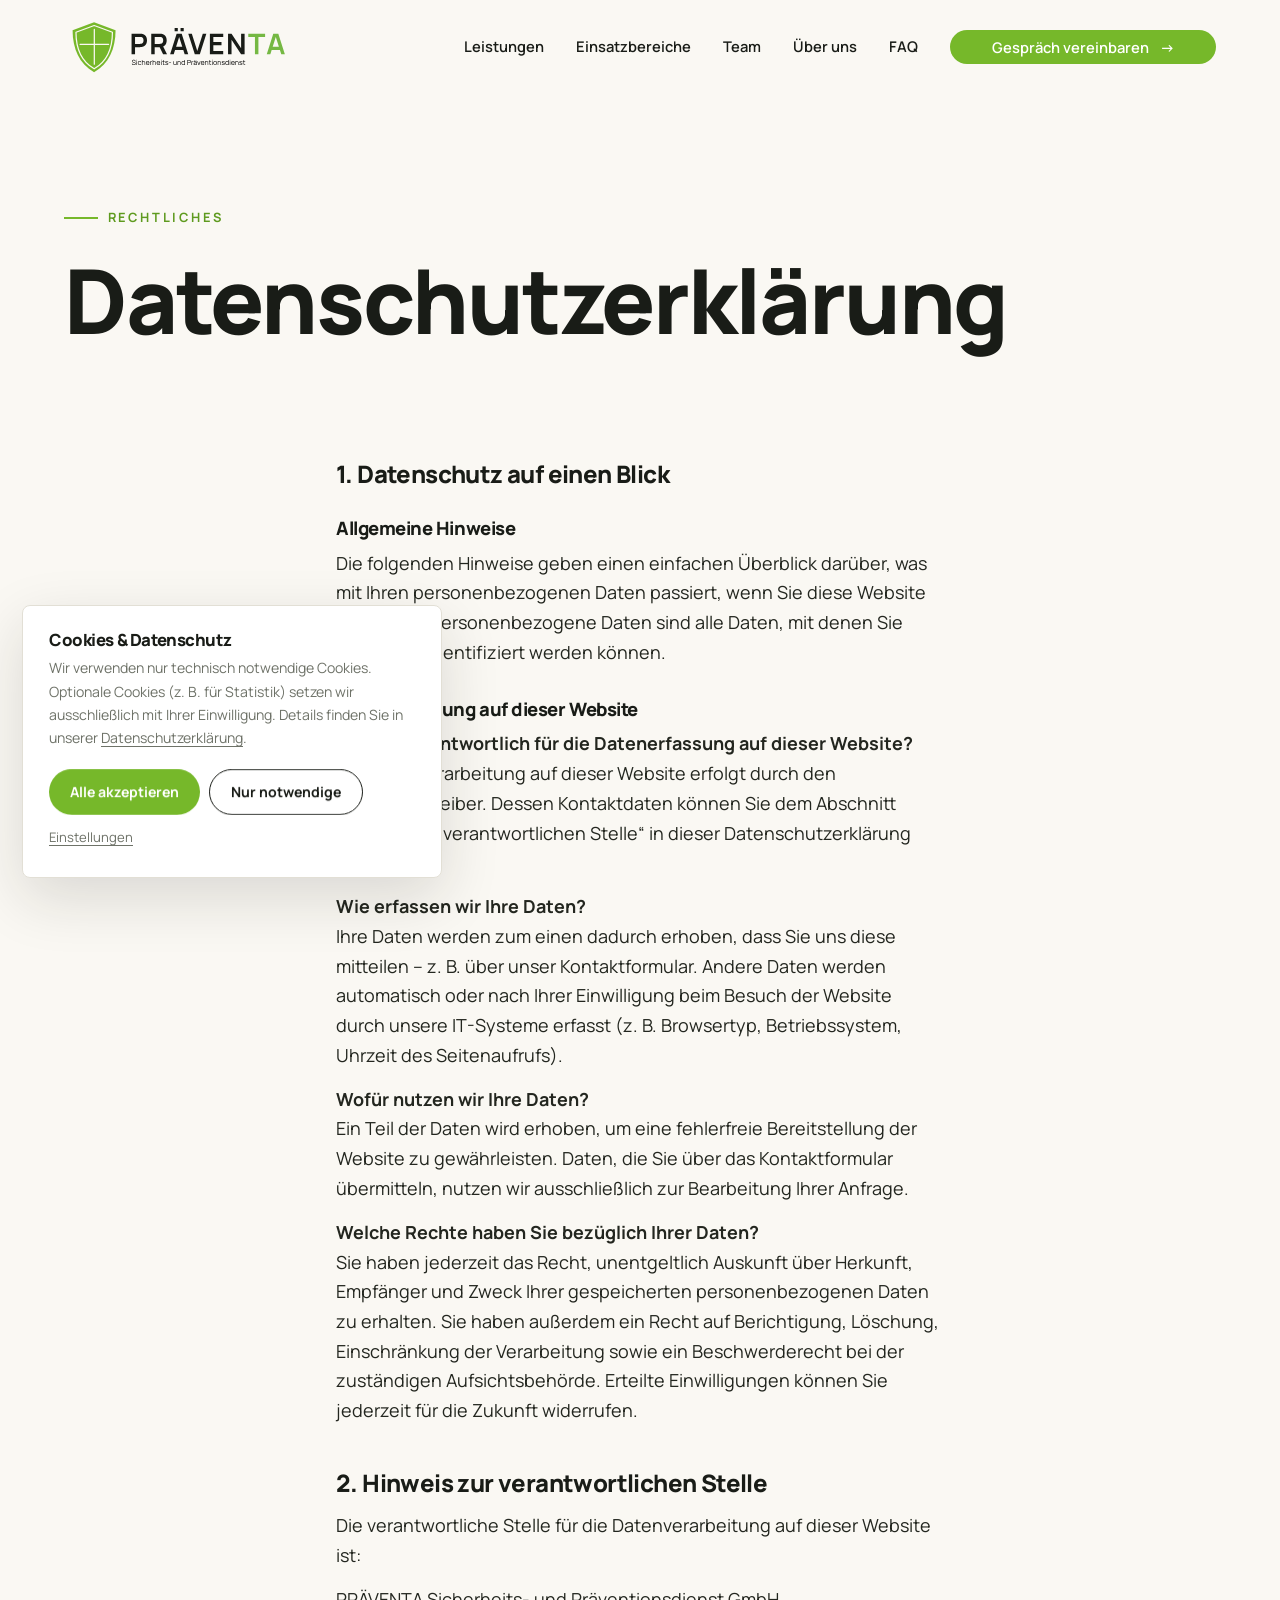
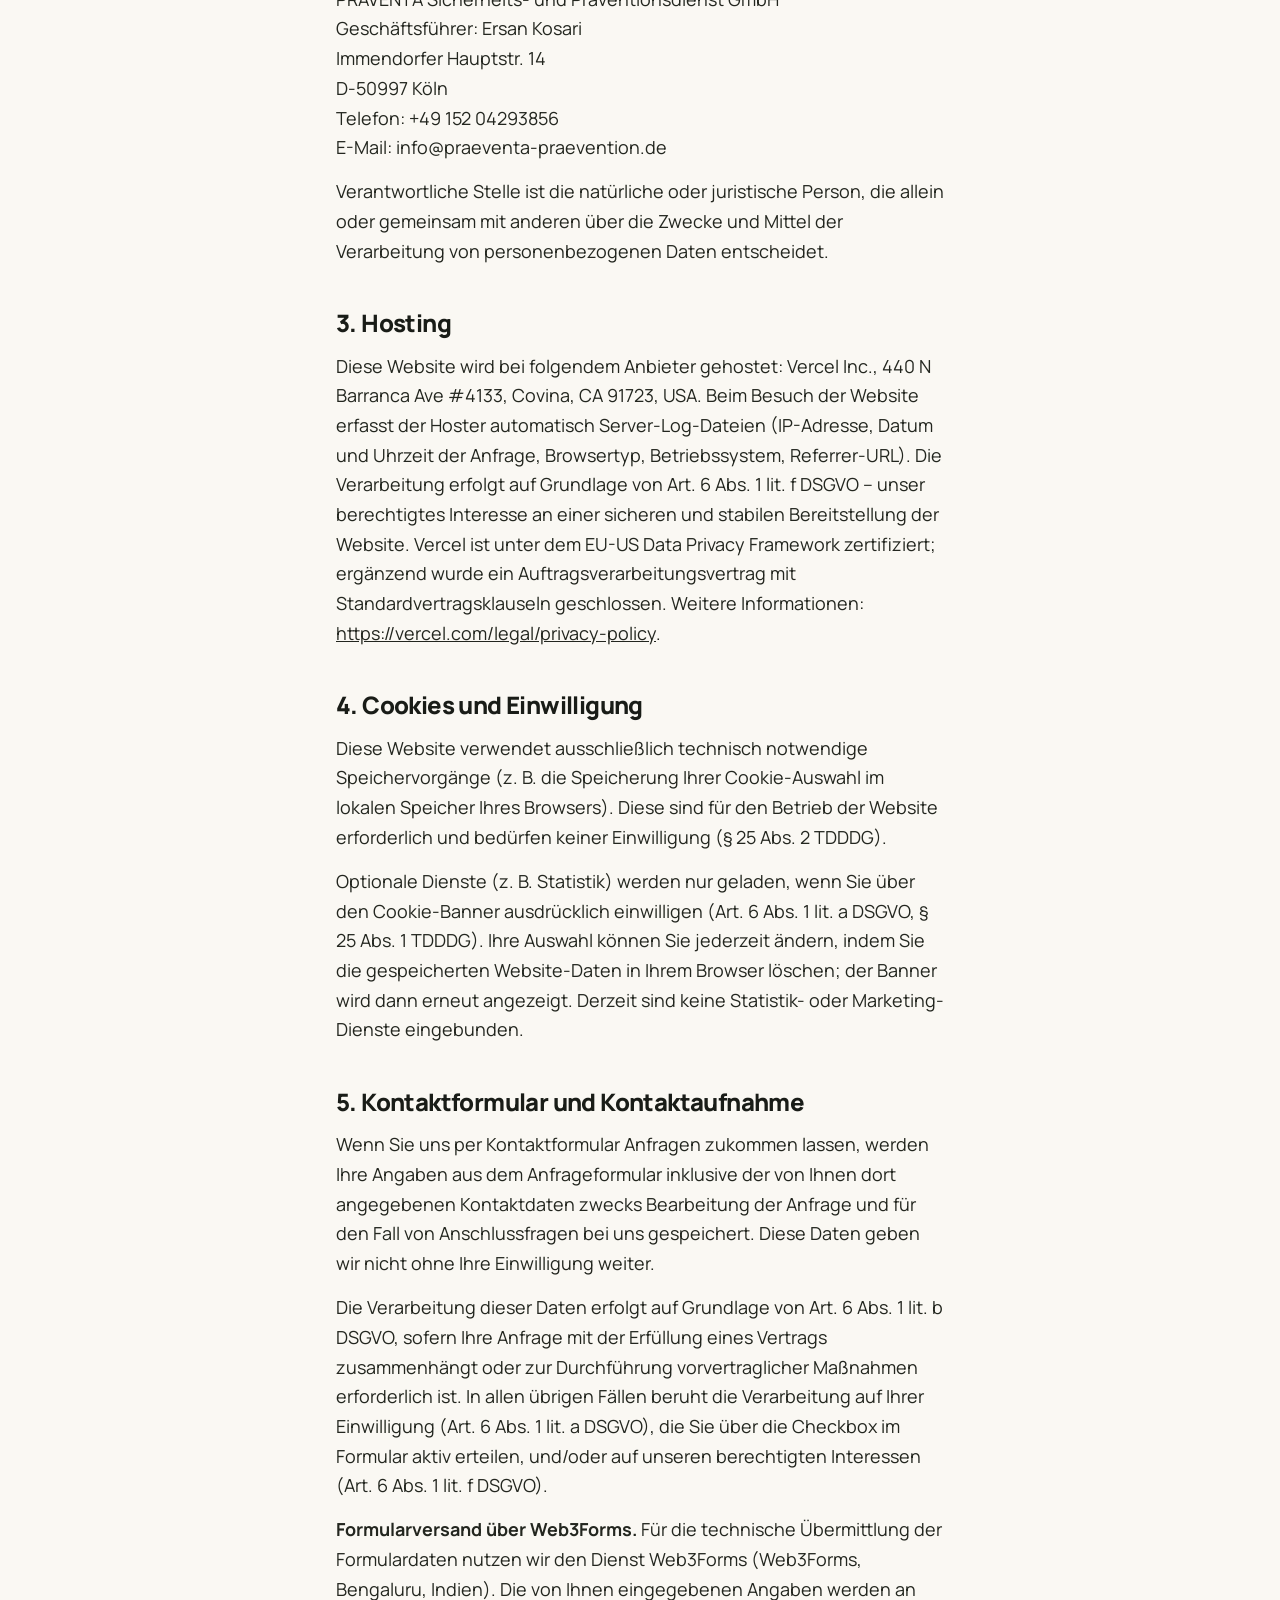
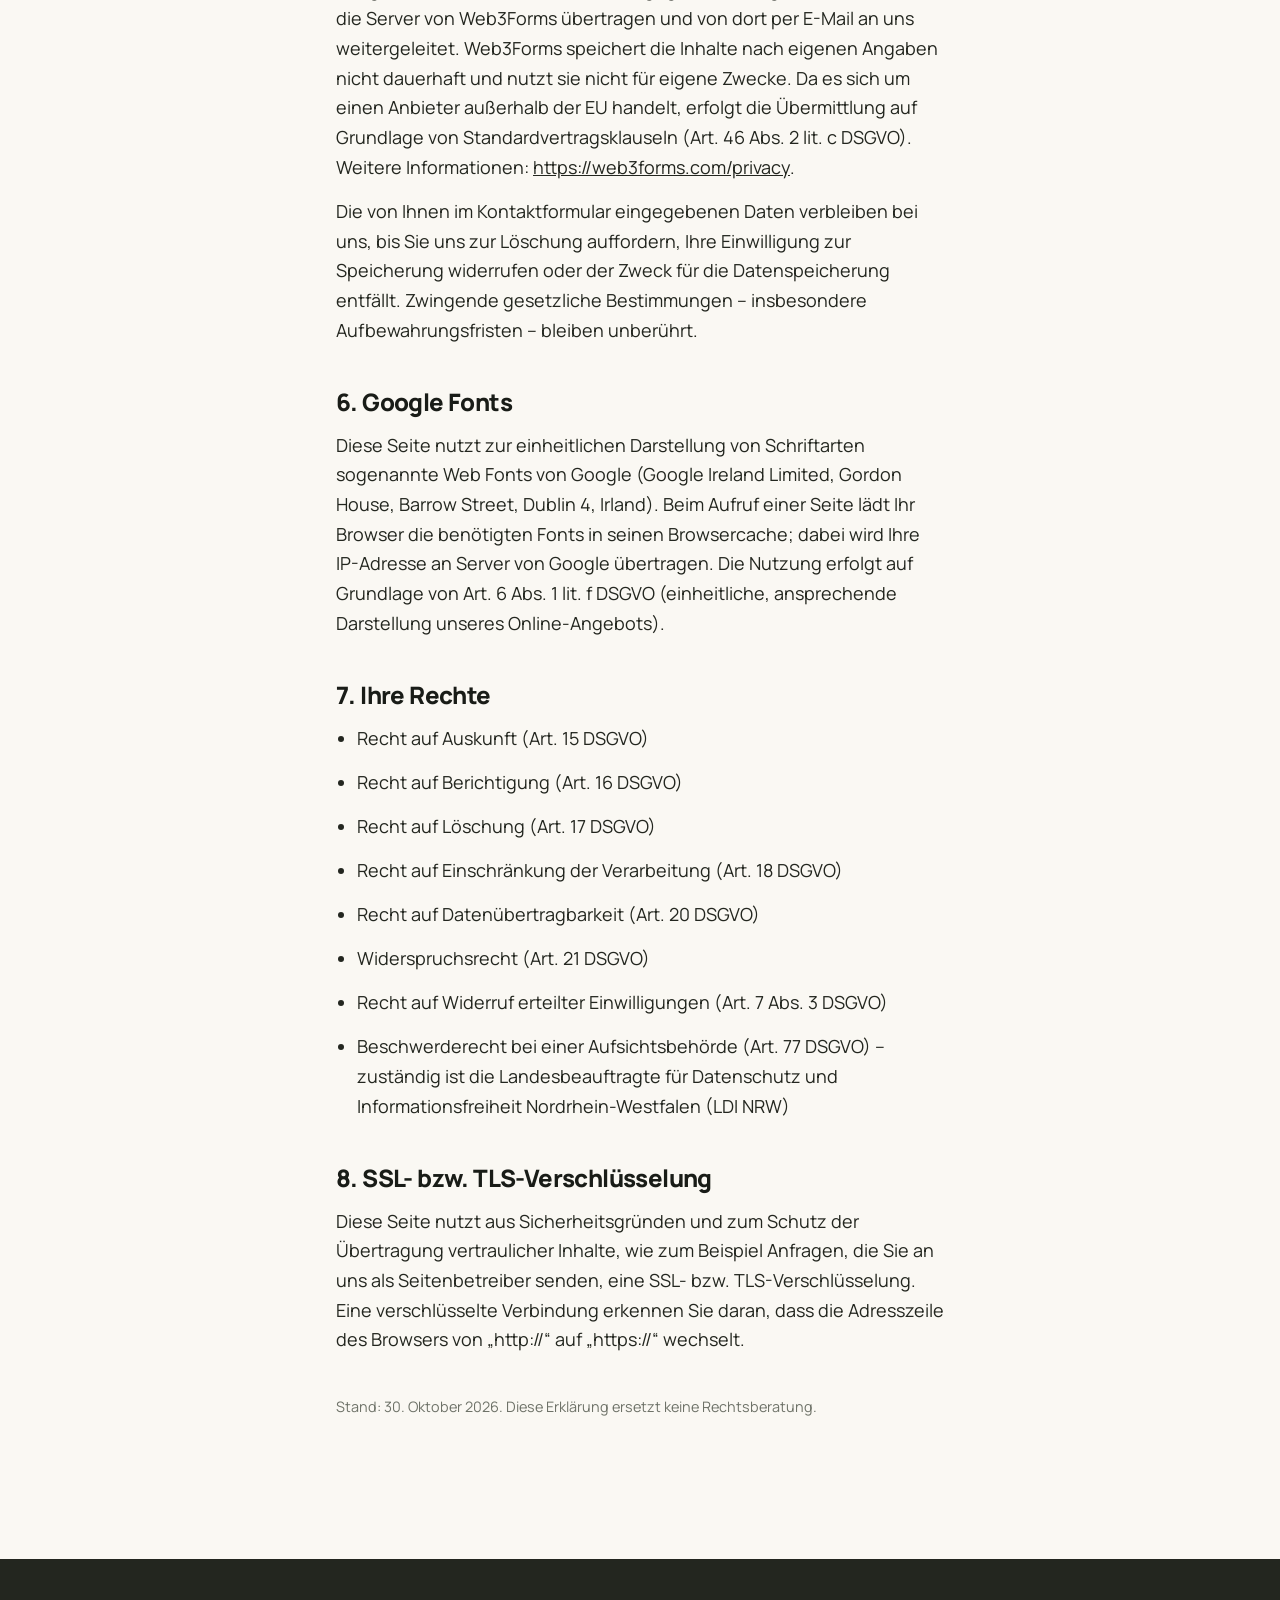
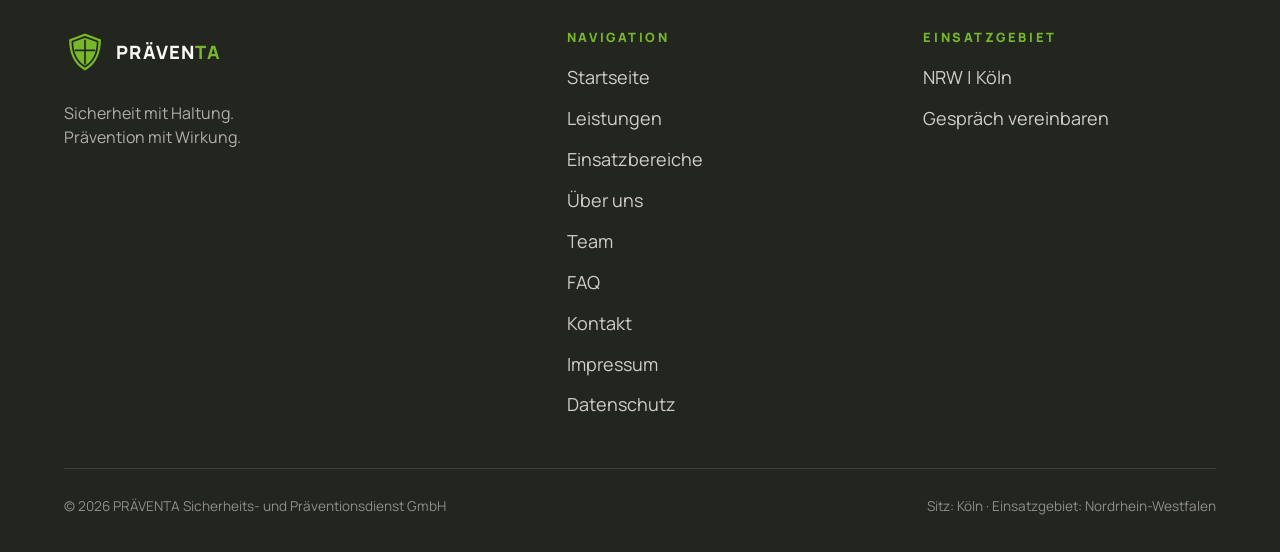
<file: datenschutz.html>
<!DOCTYPE html>
<html lang="de">
<head>
  <meta charset="UTF-8">
  <meta name="viewport" content="width=device-width, initial-scale=1.0">
  <title>Datenschutz | PRÄVENTA</title>
  <meta name="description" content="Datenschutzerklärung von PRÄVENTA.">
  <link rel="canonical" href="https://www.praeventa-praevention.de/datenschutz">
  <meta name="robots" content="noindex, follow">

  <link rel="preconnect" href="https://fonts.googleapis.com">
  <link rel="preconnect" href="https://fonts.gstatic.com" crossorigin>
  <link href="https://fonts.googleapis.com/css2?family=Manrope:wght@400;600;700;800&family=Caveat:wght@600&display=swap" rel="stylesheet">
  <link rel="icon" type="image/svg+xml" href="favicon.svg">
  <link rel="stylesheet" href="styles.css">
</head>
<body>

  <div class="cursor-dot" aria-hidden="true"><span class="cursor-label"></span></div>

  <header class="site-header">
    <a class="brand" href="/" aria-label="PRÄVENTA – Startseite">
      <img class="brand-logo" src="/logo.svg" alt="PRÄVENTA – Sicherheits- und Präventionsdienst" width="815" height="207">
    </a>
    <button class="nav-toggle" aria-expanded="false" aria-controls="mainNav" aria-label="Menü öffnen">
      <span></span><span></span><span></span>
    </button>
    <nav class="main-nav" id="mainNav" aria-label="Hauptnavigation">
      <a href="/leistungen">Leistungen</a>
      <a href="/einsatzbereiche">Einsatzbereiche</a>
      <a href="/team">Team</a>
      <a href="/ueber-uns">Über uns</a>
      <a href="/faq">FAQ</a>
      <a class="btn btn-green" href="/kontakt" data-cursor="ANFRAGE">Gespräch vereinbaren <span class="btn-arrow">→</span></a>
    </nav>
  </header>

  <main>
    <section class="page-hero">
      <div class="container">
        <p class="kicker">Rechtliches</p>
        <h1>Datenschutz&shy;erklärung</h1>
      </div>
    </section>

    <section class="container legal-content">
      <h2>1. Datenschutz auf einen Blick</h2>
      <h3>Allgemeine Hinweise</h3>
      <p>Die folgenden Hinweise geben einen einfachen Überblick darüber, was mit Ihren personenbezogenen Daten passiert, wenn Sie diese Website besuchen. Personenbezogene Daten sind alle Daten, mit denen Sie persönlich identifiziert werden können.</p>

      <h3>Datenerfassung auf dieser Website</h3>
      <p><strong>Wer ist verantwortlich für die Datenerfassung auf dieser Website?</strong><br>
      Die Datenverarbeitung auf dieser Website erfolgt durch den Websitebetreiber. Dessen Kontaktdaten können Sie dem Abschnitt „Hinweis zur verantwortlichen Stelle“ in dieser Datenschutzerklärung entnehmen.</p>
      <p><strong>Wie erfassen wir Ihre Daten?</strong><br>
      Ihre Daten werden zum einen dadurch erhoben, dass Sie uns diese mitteilen – z. B. über unser Kontaktformular. Andere Daten werden automatisch oder nach Ihrer Einwilligung beim Besuch der Website durch unsere IT-Systeme erfasst (z. B. Browsertyp, Betriebssystem, Uhrzeit des Seitenaufrufs).</p>
      <p><strong>Wofür nutzen wir Ihre Daten?</strong><br>
      Ein Teil der Daten wird erhoben, um eine fehlerfreie Bereitstellung der Website zu gewährleisten. Daten, die Sie über das Kontaktformular übermitteln, nutzen wir ausschließlich zur Bearbeitung Ihrer Anfrage.</p>
      <p><strong>Welche Rechte haben Sie bezüglich Ihrer Daten?</strong><br>
      Sie haben jederzeit das Recht, unentgeltlich Auskunft über Herkunft, Empfänger und Zweck Ihrer gespeicherten personenbezogenen Daten zu erhalten. Sie haben außerdem ein Recht auf Berichtigung, Löschung, Einschränkung der Verarbeitung sowie ein Beschwerderecht bei der zuständigen Aufsichtsbehörde. Erteilte Einwilligungen können Sie jederzeit für die Zukunft widerrufen.</p>

      <h2>2. Hinweis zur verantwortlichen Stelle</h2>
      <p>Die verantwortliche Stelle für die Datenverarbeitung auf dieser Website ist:</p>
      <p>
        PRÄVENTA Sicherheits- und Präventionsdienst GmbH<br>
        Geschäftsführer: Ersan Kosari<br>
        Immendorfer Hauptstr. 14<br>
        D-50997 Köln<br>
        Telefon: <a href="tel:+4915204293856">+49 152 04293856</a><br>
        E-Mail: <a href="mailto:info@praeventa-praevention.de">info@praeventa-praevention.de</a>
      </p>
      <p>Verantwortliche Stelle ist die natürliche oder juristische Person, die allein oder gemeinsam mit anderen über die Zwecke und Mittel der Verarbeitung von personenbezogenen Daten entscheidet.</p>

      <h2>3. Hosting</h2>
      <p>Diese Website wird bei folgendem Anbieter gehostet: Vercel Inc., 440 N Barranca Ave #4133, Covina, CA 91723, USA. Beim Besuch der Website erfasst der Hoster automatisch Server-Log-Dateien (IP-Adresse, Datum und Uhrzeit der Anfrage, Browsertyp, Betriebssystem, Referrer-URL). Die Verarbeitung erfolgt auf Grundlage von Art. 6 Abs. 1 lit. f DSGVO – unser berechtigtes Interesse an einer sicheren und stabilen Bereitstellung der Website. Vercel ist unter dem EU-US Data Privacy Framework zertifiziert; ergänzend wurde ein Auftragsverarbeitungsvertrag mit Standardvertragsklauseln geschlossen. Weitere Informationen: <a href="https://vercel.com/legal/privacy-policy" rel="noopener" target="_blank" style="text-decoration:underline;">https://vercel.com/legal/privacy-policy</a>.</p>

      <h2>4. Cookies und Einwilligung</h2>
      <p>Diese Website verwendet ausschließlich technisch notwendige Speichervorgänge (z. B. die Speicherung Ihrer Cookie-Auswahl im lokalen Speicher Ihres Browsers). Diese sind für den Betrieb der Website erforderlich und bedürfen keiner Einwilligung (§ 25 Abs. 2 TDDDG).</p>
      <p>Optionale Dienste (z. B. Statistik) werden nur geladen, wenn Sie über den Cookie-Banner ausdrücklich einwilligen (Art. 6 Abs. 1 lit. a DSGVO, § 25 Abs. 1 TDDDG). Ihre Auswahl können Sie jederzeit ändern, indem Sie die gespeicherten Website-Daten in Ihrem Browser löschen; der Banner wird dann erneut angezeigt. Derzeit sind keine Statistik- oder Marketing-Dienste eingebunden.</p>

      <h2>5. Kontaktformular und Kontaktaufnahme</h2>
      <p>Wenn Sie uns per Kontaktformular Anfragen zukommen lassen, werden Ihre Angaben aus dem Anfrageformular inklusive der von Ihnen dort angegebenen Kontaktdaten zwecks Bearbeitung der Anfrage und für den Fall von Anschlussfragen bei uns gespeichert. Diese Daten geben wir nicht ohne Ihre Einwilligung weiter.</p>
      <p>Die Verarbeitung dieser Daten erfolgt auf Grundlage von Art. 6 Abs. 1 lit. b DSGVO, sofern Ihre Anfrage mit der Erfüllung eines Vertrags zusammenhängt oder zur Durchführung vorvertraglicher Maßnahmen erforderlich ist. In allen übrigen Fällen beruht die Verarbeitung auf Ihrer Einwilligung (Art. 6 Abs. 1 lit. a DSGVO), die Sie über die Checkbox im Formular aktiv erteilen, und/oder auf unseren berechtigten Interessen (Art. 6 Abs. 1 lit. f DSGVO).</p>
      <p><strong>Formularversand über Web3Forms.</strong> Für die technische Übermittlung der Formulardaten nutzen wir den Dienst Web3Forms (Web3Forms, Bengaluru, Indien). Die von Ihnen eingegebenen Angaben werden an die Server von Web3Forms übertragen und von dort per E-Mail an uns weitergeleitet. Web3Forms speichert die Inhalte nach eigenen Angaben nicht dauerhaft und nutzt sie nicht für eigene Zwecke. Da es sich um einen Anbieter außerhalb der EU handelt, erfolgt die Übermittlung auf Grundlage von Standardvertragsklauseln (Art. 46 Abs. 2 lit. c DSGVO). Weitere Informationen: <a href="https://web3forms.com/privacy" rel="noopener" target="_blank" style="text-decoration:underline;">https://web3forms.com/privacy</a>.</p>
      <p>Die von Ihnen im Kontaktformular eingegebenen Daten verbleiben bei uns, bis Sie uns zur Löschung auffordern, Ihre Einwilligung zur Speicherung widerrufen oder der Zweck für die Datenspeicherung entfällt. Zwingende gesetzliche Bestimmungen – insbesondere Aufbewahrungsfristen – bleiben unberührt.</p>

      <h2>6. Google Fonts</h2>
      <p>Diese Seite nutzt zur einheitlichen Darstellung von Schriftarten sogenannte Web Fonts von Google (Google Ireland Limited, Gordon House, Barrow Street, Dublin 4, Irland). Beim Aufruf einer Seite lädt Ihr Browser die benötigten Fonts in seinen Browsercache; dabei wird Ihre IP-Adresse an Server von Google übertragen. Die Nutzung erfolgt auf Grundlage von Art. 6 Abs. 1 lit. f DSGVO (einheitliche, ansprechende Darstellung unseres Online-Angebots).</p>

      <h2>7. Ihre Rechte</h2>
      <ul>
        <li>Recht auf Auskunft (Art. 15 DSGVO)</li>
        <li>Recht auf Berichtigung (Art. 16 DSGVO)</li>
        <li>Recht auf Löschung (Art. 17 DSGVO)</li>
        <li>Recht auf Einschränkung der Verarbeitung (Art. 18 DSGVO)</li>
        <li>Recht auf Datenübertragbarkeit (Art. 20 DSGVO)</li>
        <li>Widerspruchsrecht (Art. 21 DSGVO)</li>
        <li>Recht auf Widerruf erteilter Einwilligungen (Art. 7 Abs. 3 DSGVO)</li>
        <li>Beschwerderecht bei einer Aufsichtsbehörde (Art. 77 DSGVO) – zuständig ist die Landesbeauftragte für Datenschutz und Informationsfreiheit Nordrhein-Westfalen (LDI NRW)</li>
      </ul>

      <h2>8. SSL- bzw. TLS-Verschlüsselung</h2>
      <p>Diese Seite nutzt aus Sicherheitsgründen und zum Schutz der Übertragung vertraulicher Inhalte, wie zum Beispiel Anfragen, die Sie an uns als Seitenbetreiber senden, eine SSL- bzw. TLS-Verschlüsselung. Eine verschlüsselte Verbindung erkennen Sie daran, dass die Adresszeile des Browsers von „http://“ auf „https://“ wechselt.</p>

      <p style="margin-top:2.5rem; font-size:0.9rem; color:var(--grey);">Stand: 30. Oktober 2026. Diese Erklärung ersetzt keine Rechtsberatung.</p>
    </section>
  </main>

  <footer class="site-footer">
    <div class="footer-grid">
      <div>
        <a class="brand" href="/" aria-label="PRÄVENTA – Startseite">
          <svg class="brand-mark" viewBox="0 0 100 100" aria-hidden="true">
            <path class="fill-green" d="M50 6 L88 20 C88 52 76 80 50 94 C24 80 12 52 12 20 Z"/>
            <path d="M50 14 L80 25 C80 51 71 73 50 85 C29 73 20 51 20 25 Z" fill="none" stroke="#23261F" stroke-width="4" stroke-linejoin="round"/>
            <path d="M50 22 V78 M27 46 H73" stroke="#23261F" stroke-width="4" stroke-linecap="round"/>
          </svg>
          <span class="brand-name">PRÄVEN<span style="color:var(--green)">TA</span></span>
        </a>
        <p class="footer-claim">Sicherheit mit Haltung.<br>Prävention mit Wirkung.</p>
      </div>
      <nav class="footer-col" aria-label="Footer-Navigation">
        <h4>Navigation</h4>
        <ul>
          <li><a href="/">Startseite</a></li>
          <li><a href="/leistungen">Leistungen</a></li>
          <li><a href="/einsatzbereiche">Einsatzbereiche</a></li>
          <li><a href="/ueber-uns">Über uns</a></li>
          <li><a href="/team">Team</a></li>
          <li><a href="/faq">FAQ</a></li>
          <li><a href="/kontakt">Kontakt</a></li>
          <li><a href="/impressum">Impressum</a></li>
          <li><a href="/datenschutz">Datenschutz</a></li>
        </ul>
      </nav>
      <div class="footer-col">
        <h4>Einsatzgebiet</h4>
        <ul>
          <li><a href="/#nrw">NRW | Köln</a></li>
          <li><a href="/kontakt">Gespräch vereinbaren</a></li>
        </ul>
      </div>
    </div>
    <div class="footer-meta">
      <span>© <span data-year>2026</span> PRÄVENTA Sicherheits- und Präventionsdienst GmbH</span>
      <span>Sitz: Köln · Einsatzgebiet: Nordrhein-Westfalen</span>
    </div>
  </footer>

  <div class="cookie-banner" id="cookieBanner" role="dialog" aria-modal="false" aria-label="Cookie-Einstellungen">
    <h3>Cookies &amp; Datenschutz</h3>
    <p>Wir verwenden nur technisch notwendige Cookies. Optionale Cookies (z.&nbsp;B. für Statistik) setzen wir ausschließlich mit Ihrer Einwilligung. Details finden Sie in unserer <a href="/datenschutz">Datenschutzerklärung</a>.</p>
    <div class="cookie-options">
      <label class="cookie-option"><input type="checkbox" checked disabled> Notwendig (immer aktiv)</label>
      <label class="cookie-option"><input type="checkbox" id="consentStats"> Statistik</label>
    </div>
    <div class="cookie-actions">
      <button class="btn btn-green" data-consent="all">Alle akzeptieren</button>
      <button class="btn btn-outline" data-consent="necessary">Nur notwendige</button>
    </div>
    <button class="cookie-settings-link" data-consent-toggle>Einstellungen</button>
  </div>

  <script src="script.js" defer></script>
</body>
</html>
</file>
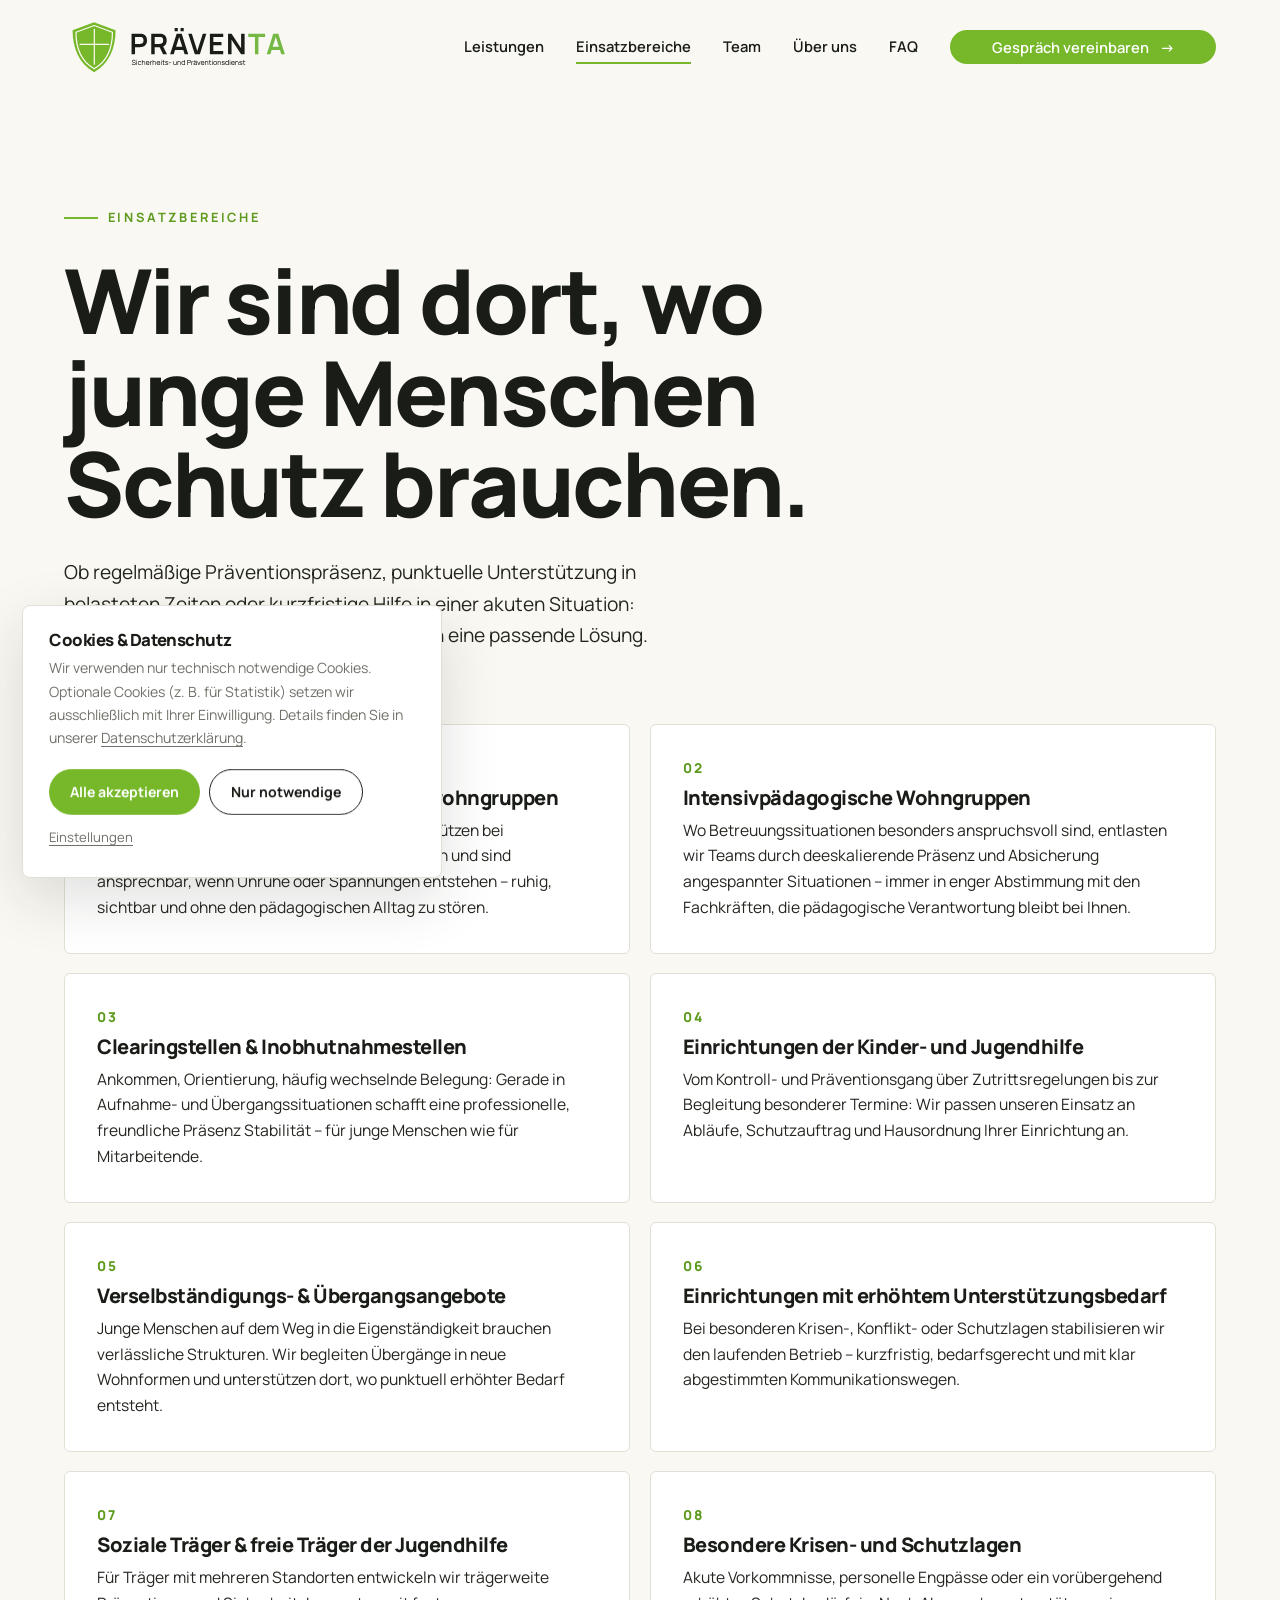
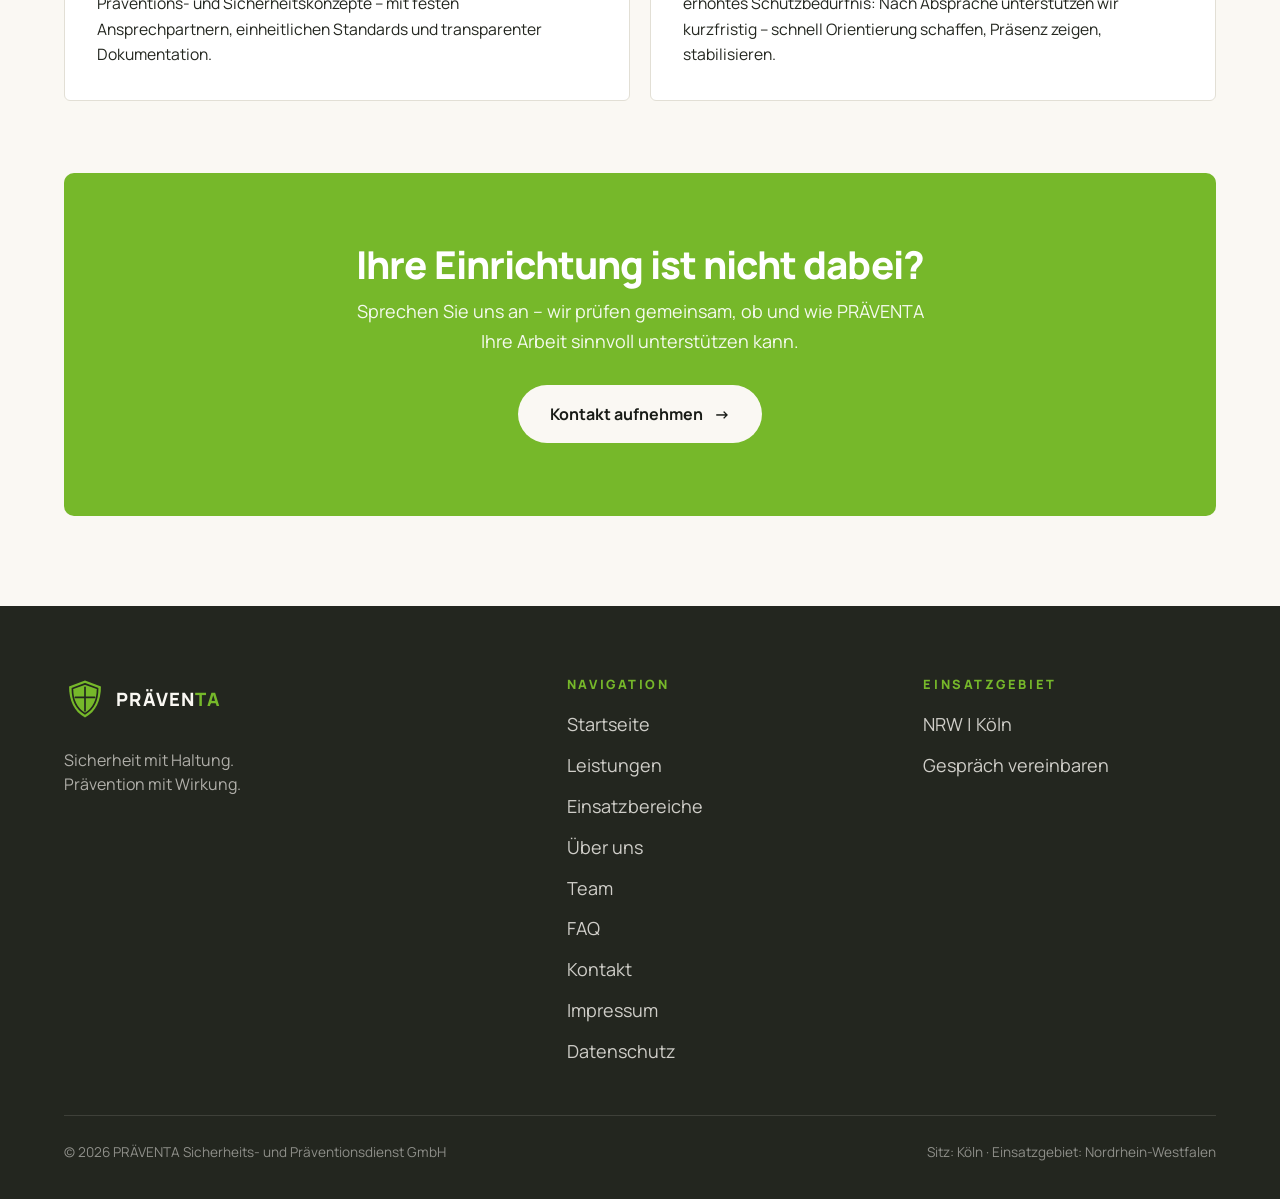
<file: einsatzbereiche.html>
<!DOCTYPE html>
<html lang="de">
<head>
  <meta charset="UTF-8">
  <meta name="viewport" content="width=device-width, initial-scale=1.0">
  <title>Einsatzbereiche | PRÄVENTA Sicherheits- und Präventionsdienst</title>
  <meta name="description" content="Wohngruppen, intensivpädagogische Einrichtungen, Clearingstellen, Inobhutnahmen und soziale Träger: Für diese Einrichtungen der Jugendhilfe in NRW ist PRÄVENTA im Einsatz.">
  <link rel="canonical" href="https://www.praeventa-praevention.de/einsatzbereiche.html">
  <meta name="robots" content="index, follow">
  <meta property="og:type" content="website">
  <meta property="og:locale" content="de_DE">
  <meta property="og:title" content="Einsatzbereiche | PRÄVENTA">
  <meta property="og:description" content="Für diese Einrichtungen der Kinder- und Jugendhilfe in NRW ist PRÄVENTA im Einsatz.">
  <meta property="og:url" content="https://www.praeventa-praevention.de/einsatzbereiche.html">
  <meta property="og:site_name" content="PRÄVENTA">
  <link rel="preconnect" href="https://fonts.googleapis.com">
  <link rel="preconnect" href="https://fonts.gstatic.com" crossorigin>
  <link href="https://fonts.googleapis.com/css2?family=Manrope:wght@400;600;700;800&family=Caveat:wght@600&display=swap" rel="stylesheet">
  <link rel="icon" type="image/svg+xml" href="favicon.svg">
  <link rel="stylesheet" href="styles.css">
</head>
<body>

  <div class="cursor-dot" aria-hidden="true"><span class="cursor-label"></span></div>

  <header class="site-header">
    <a class="brand" href="/" aria-label="PRÄVENTA – Startseite">
      <img class="brand-logo" src="/logo.svg" alt="PRÄVENTA – Sicherheits- und Präventionsdienst" width="815" height="207">
    </a>
    <button class="nav-toggle" aria-expanded="false" aria-controls="mainNav" aria-label="Menü öffnen">
      <span></span><span></span><span></span>
    </button>
    <nav class="main-nav" id="mainNav" aria-label="Hauptnavigation">
      <a href="/leistungen">Leistungen</a>
      <a href="/einsatzbereiche" class="is-active">Einsatzbereiche</a>
      <a href="/team">Team</a>
      <a href="/ueber-uns">Über uns</a>
      <a href="/faq">FAQ</a>
      <a class="btn btn-green" href="/kontakt" data-cursor="ANFRAGE">Gespräch vereinbaren <span class="btn-arrow">→</span></a>
    </nav>
  </header>

  <main>
    <section class="page-hero">
      <div class="container">
        <p class="kicker reveal">Einsatzbereiche</p>
        <h1 class="reveal">Wir sind dort, wo junge Menschen Schutz brauchen.</h1>
        <p class="lead reveal reveal-d1">Ob regelmäßige Präventionspräsenz, punktuelle Unterstützung in belasteten Zeiten oder kurzfristige Hilfe in einer akuten Situation: PRÄVENTA entwickelt gemeinsam mit Ihnen eine passende Lösung.</p>
      </div>
    </section>

    <div class="container area-grid">
      <article class="area-card reveal">
        <span class="audience-num">01</span>
        <h2>Stationäre Wohngruppen &amp; Jugendwohngruppen</h2>
        <p>Verlässliche Präsenz im Wohnalltag: Wir unterstützen bei Besuchszeiten, Übergaben und Schichtwechseln und sind ansprechbar, wenn Unruhe oder Spannungen entstehen – ruhig, sichtbar und ohne den pädagogischen Alltag zu stören.</p>
      </article>
      <article class="area-card reveal">
        <span class="audience-num">02</span>
        <h2>Intensivpädagogische Wohngruppen</h2>
        <p>Wo Betreuungssituationen besonders anspruchsvoll sind, entlasten wir Teams durch deeskalierende Präsenz und Absicherung angespannter Situationen – immer in enger Abstimmung mit den Fachkräften, die pädagogische Verantwortung bleibt bei Ihnen.</p>
      </article>
      <article class="area-card reveal">
        <span class="audience-num">03</span>
        <h2>Clearingstellen &amp; Inobhutnahmestellen</h2>
        <p>Ankommen, Orientierung, häufig wechselnde Belegung: Gerade in Aufnahme- und Übergangssituationen schafft eine professionelle, freundliche Präsenz Stabilität – für junge Menschen wie für Mitarbeitende.</p>
      </article>
      <article class="area-card reveal">
        <span class="audience-num">04</span>
        <h2>Einrichtungen der Kinder- und Jugendhilfe</h2>
        <p>Vom Kontroll- und Präventionsgang über Zutrittsregelungen bis zur Begleitung besonderer Termine: Wir passen unseren Einsatz an Abläufe, Schutzauftrag und Hausordnung Ihrer Einrichtung an.</p>
      </article>
      <article class="area-card reveal">
        <span class="audience-num">05</span>
        <h2>Verselbständigungs- &amp; Übergangsangebote</h2>
        <p>Junge Menschen auf dem Weg in die Eigenständigkeit brauchen verlässliche Strukturen. Wir begleiten Übergänge in neue Wohnformen und unterstützen dort, wo punktuell erhöhter Bedarf entsteht.</p>
      </article>
      <article class="area-card reveal">
        <span class="audience-num">06</span>
        <h2>Einrichtungen mit erhöhtem Unterstützungsbedarf</h2>
        <p>Bei besonderen Krisen-, Konflikt- oder Schutzlagen stabilisieren wir den laufenden Betrieb – kurzfristig, bedarfsgerecht und mit klar abgestimmten Kommunikationswegen.</p>
      </article>
      <article class="area-card reveal">
        <span class="audience-num">07</span>
        <h2>Soziale Träger &amp; freie Träger der Jugendhilfe</h2>
        <p>Für Träger mit mehreren Standorten entwickeln wir trägerweite Präventions- und Sicherheitskonzepte – mit festen Ansprechpartnern, einheitlichen Standards und transparenter Dokumentation.</p>
      </article>
      <article class="area-card reveal">
        <span class="audience-num">08</span>
        <h2>Besondere Krisen- und Schutzlagen</h2>
        <p>Akute Vorkommnisse, personelle Engpässe oder ein vorübergehend erhöhtes Schutzbedürfnis: Nach Absprache unterstützen wir kurzfristig – schnell Orientierung schaffen, Präsenz zeigen, stabilisieren.</p>
      </article>
    </div>

    <div class="container">
      <div class="page-cta reveal">
        <h2>Ihre Einrichtung ist nicht dabei?</h2>
        <p>Sprechen Sie uns an – wir prüfen gemeinsam, ob und wie PRÄVENTA Ihre Arbeit sinnvoll unterstützen kann.</p>
        <a class="btn btn-light" href="/kontakt" data-magnetic data-cursor="ANFRAGE">Kontakt aufnehmen <span class="btn-arrow">→</span></a>
      </div>
    </div>
  </main>

  <footer class="site-footer">
    <div class="footer-grid">
      <div>
        <a class="brand" href="/" aria-label="PRÄVENTA – Startseite">
          <svg class="brand-mark" viewBox="0 0 100 100" aria-hidden="true">
            <path class="fill-green" d="M50 6 L88 20 C88 52 76 80 50 94 C24 80 12 52 12 20 Z"/>
            <path d="M50 14 L80 25 C80 51 71 73 50 85 C29 73 20 51 20 25 Z" fill="none" stroke="#23261F" stroke-width="4" stroke-linejoin="round"/>
            <path d="M50 22 V78 M27 46 H73" stroke="#23261F" stroke-width="4" stroke-linecap="round"/>
          </svg>
          <span class="brand-name">PRÄVEN<span style="color:var(--green)">TA</span></span>
        </a>
        <p class="footer-claim">Sicherheit mit Haltung.<br>Prävention mit Wirkung.</p>
      </div>
      <nav class="footer-col" aria-label="Footer-Navigation">
        <h4>Navigation</h4>
        <ul>
          <li><a href="/">Startseite</a></li>
          <li><a href="/leistungen">Leistungen</a></li>
          <li><a href="/einsatzbereiche">Einsatzbereiche</a></li>
          <li><a href="/ueber-uns">Über uns</a></li>
          <li><a href="/team">Team</a></li>
          <li><a href="/faq">FAQ</a></li>
          <li><a href="/kontakt">Kontakt</a></li>
          <li><a href="/impressum">Impressum</a></li>
          <li><a href="/datenschutz">Datenschutz</a></li>
        </ul>
      </nav>
      <div class="footer-col">
        <h4>Einsatzgebiet</h4>
        <ul>
          <li><a href="/#nrw">NRW | Köln</a></li>
          <li><a href="/kontakt">Gespräch vereinbaren</a></li>
        </ul>
      </div>
    </div>
    <div class="footer-meta">
      <span>© <span data-year>2026</span> PRÄVENTA Sicherheits- und Präventionsdienst GmbH</span>
      <span>Sitz: Köln · Einsatzgebiet: Nordrhein-Westfalen</span>
    </div>
  </footer>

  <div class="cookie-banner" id="cookieBanner" role="dialog" aria-modal="false" aria-label="Cookie-Einstellungen">
    <h3>Cookies &amp; Datenschutz</h3>
    <p>Wir verwenden nur technisch notwendige Cookies. Optionale Cookies (z.&nbsp;B. für Statistik) setzen wir ausschließlich mit Ihrer Einwilligung. Details finden Sie in unserer <a href="/datenschutz">Datenschutzerklärung</a>.</p>
    <div class="cookie-options">
      <label class="cookie-option"><input type="checkbox" checked disabled> Notwendig (immer aktiv)</label>
      <label class="cookie-option"><input type="checkbox" id="consentStats"> Statistik</label>
    </div>
    <div class="cookie-actions">
      <button class="btn btn-green" data-consent="all">Alle akzeptieren</button>
      <button class="btn btn-outline" data-consent="necessary">Nur notwendige</button>
    </div>
    <button class="cookie-settings-link" data-consent-toggle>Einstellungen</button>
  </div>

  <script src="script.js" defer></script>
</body>
</html>
</file>
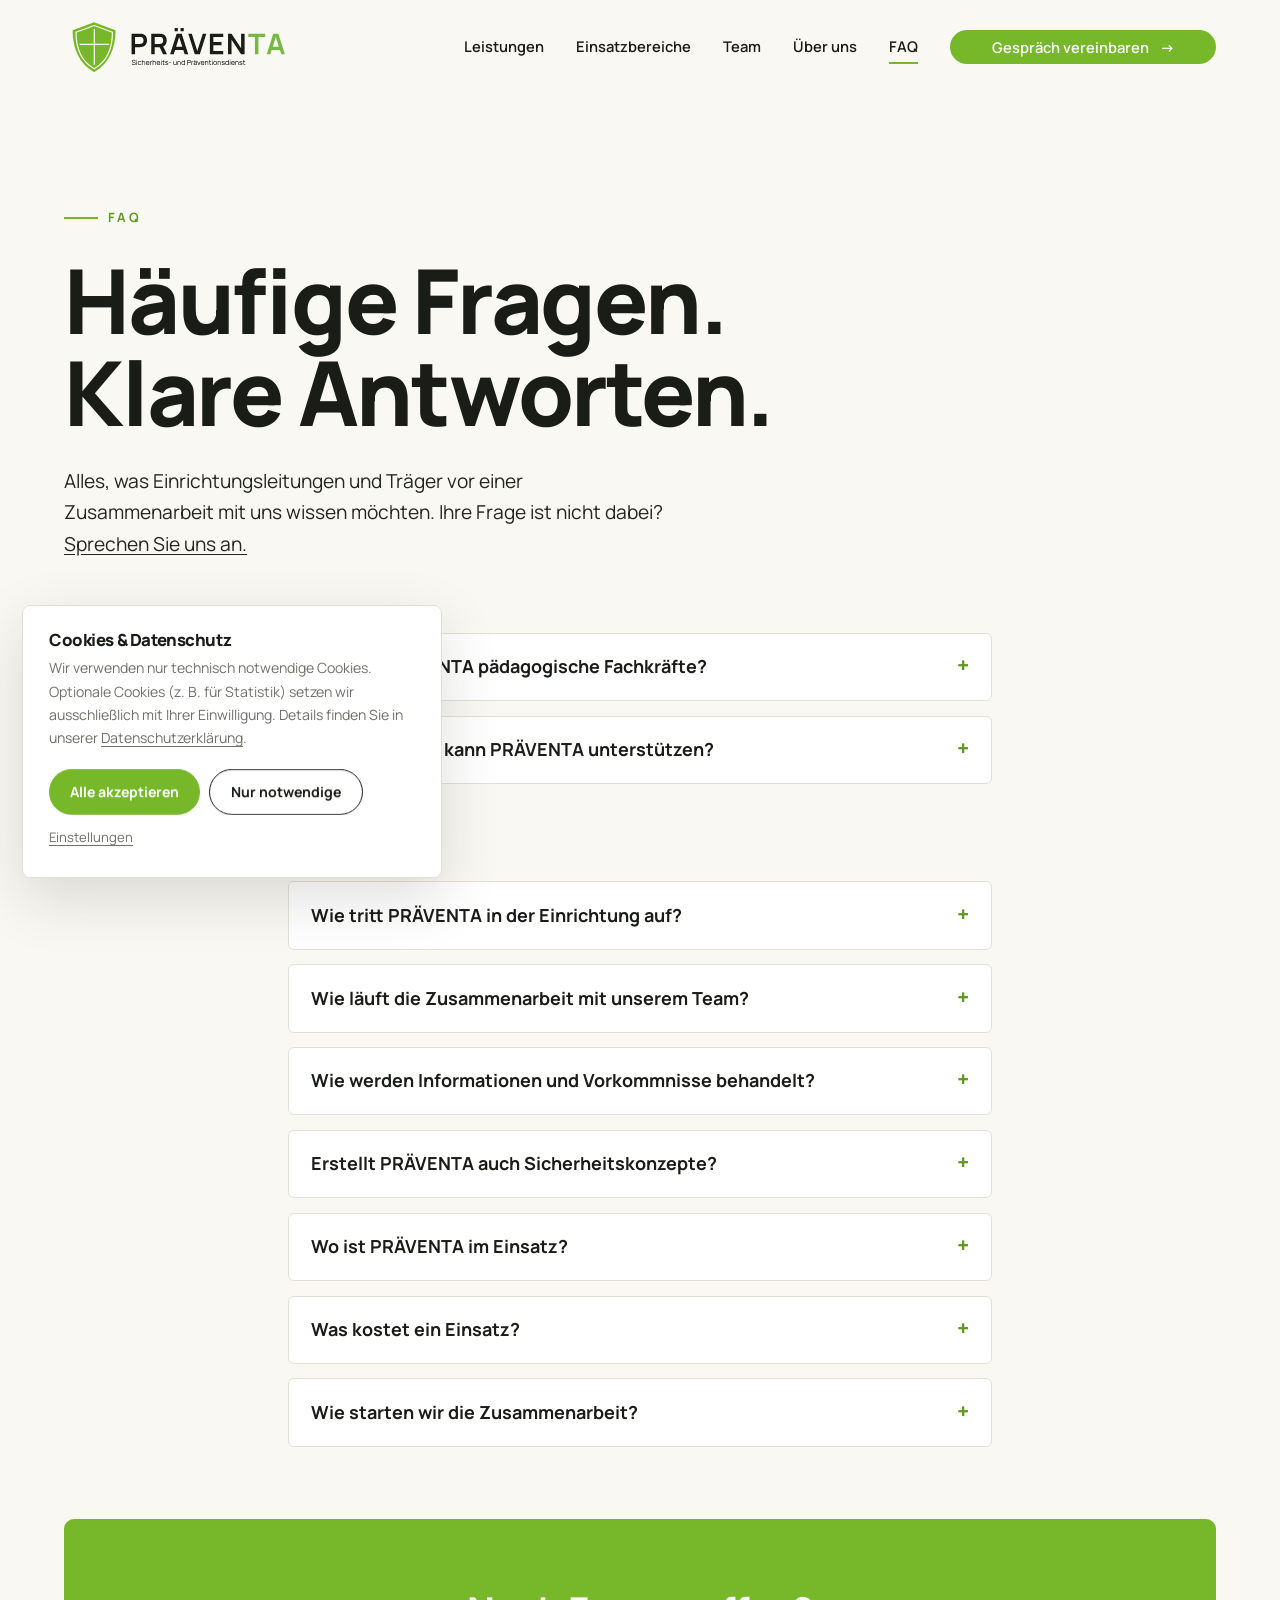
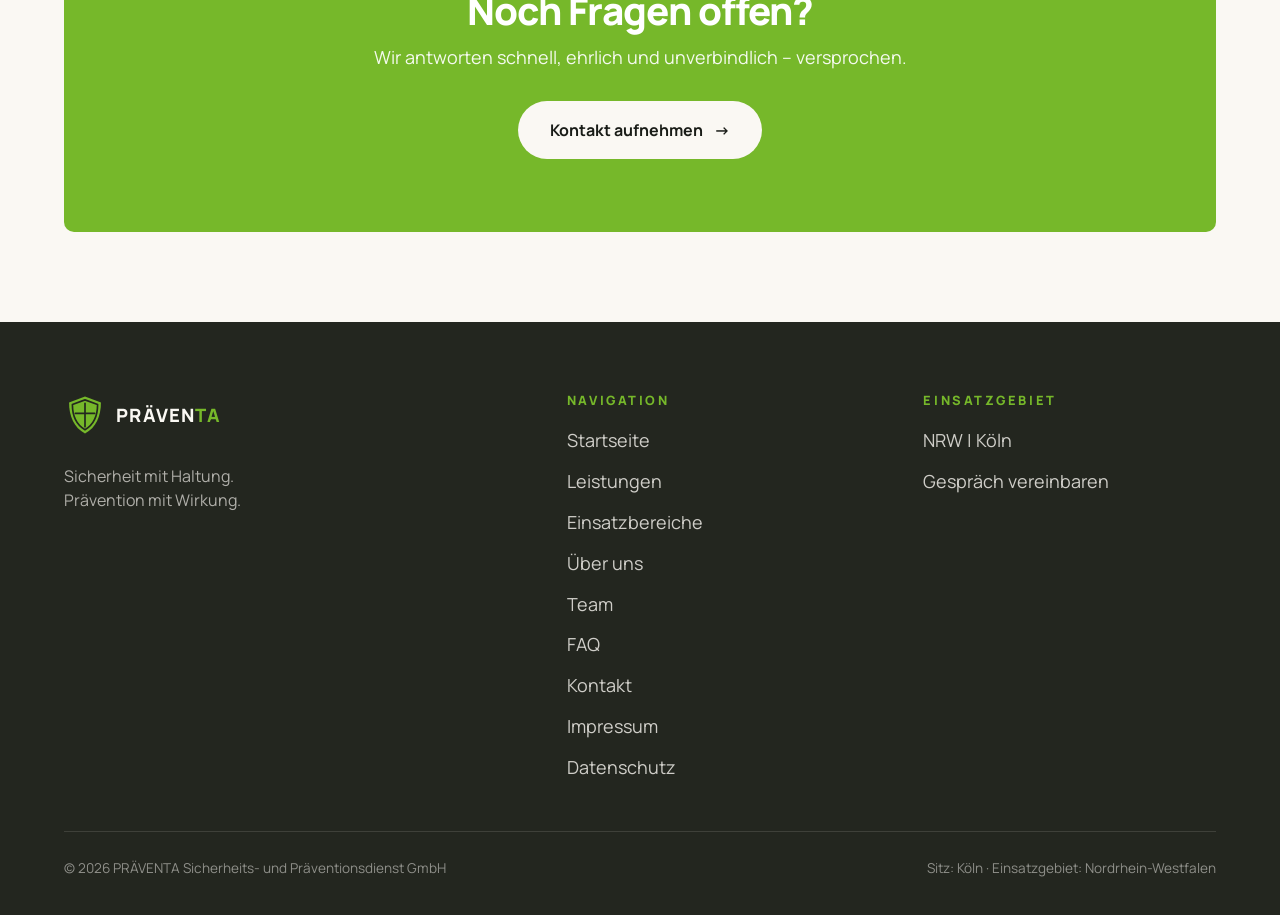
<file: faq.html>
<!DOCTYPE html>
<html lang="de">
<head>
  <meta charset="UTF-8">
  <meta name="viewport" content="width=device-width, initial-scale=1.0">
  <title>FAQ | PRÄVENTA Sicherheits- und Präventionsdienst</title>
  <meta name="description" content="Antworten auf häufige Fragen zu PRÄVENTA: Zusammenarbeit mit pädagogischen Teams, Einsatzzeiten, Qualifikation, Diskretion und Ablauf der Beauftragung.">
  <link rel="canonical" href="https://www.praeventa-praevention.de/faq.html">
  <meta name="robots" content="index, follow">
  <meta property="og:type" content="website">
  <meta property="og:locale" content="de_DE">
  <meta property="og:title" content="FAQ | PRÄVENTA">
  <meta property="og:description" content="Häufige Fragen zur Zusammenarbeit mit PRÄVENTA – beantwortet.">
  <meta property="og:url" content="https://www.praeventa-praevention.de/faq.html">
  <meta property="og:site_name" content="PRÄVENTA">
  <link rel="preconnect" href="https://fonts.googleapis.com">
  <link rel="preconnect" href="https://fonts.gstatic.com" crossorigin>
  <link href="https://fonts.googleapis.com/css2?family=Manrope:wght@400;600;700;800&family=Caveat:wght@600&display=swap" rel="stylesheet">
  <link rel="icon" type="image/svg+xml" href="favicon.svg">
  <link rel="stylesheet" href="styles.css">
  <script type="application/ld+json">
  {
    "@context": "https://schema.org",
    "@type": "FAQPage",
    "mainEntity": [
      { "@type": "Question", "name": "Ersetzt PRÄVENTA pädagogische Fachkräfte?", "acceptedAnswer": { "@type": "Answer", "text": "Nein. Wir arbeiten ergänzend und partnerschaftlich – die pädagogische Verantwortung bleibt stets bei der Einrichtung. Unsere Aufgabe ist es, Teams durch Präsenz, Deeskalation und Unterstützung zu entlasten." } },
      { "@type": "Question", "name": "Wie kurzfristig kann PRÄVENTA unterstützen?", "acceptedAnswer": { "@type": "Answer", "text": "Bei akuten Konfliktlagen, personellen Engpässen oder besonderen Vorkommnissen können wir Einrichtungen nach Absprache kurzfristig unterstützen. Einsatzumfang, Aufgaben und Kommunikationswege stimmen wir vorab klar ab." } },
      { "@type": "Question", "name": "Zu welchen Zeiten sind Einsätze möglich?", "acceptedAnswer": { "@type": "Answer", "text": "Je nach Bedarf tagsüber, abends, nachts, an Wochenenden oder zu besonders sensiblen Zeiten – regelmäßig oder punktuell." } },
      { "@type": "Question", "name": "Wie werden Informationen und Vorkommnisse behandelt?", "acceptedAnswer": { "@type": "Answer", "text": "Vertraulich und professionell. Die Arbeit in der Jugendhilfe ist sensibel – Diskretion und Datenschutz gehören zu unseren Grundprinzipien." } },
      { "@type": "Question", "name": "Wo ist PRÄVENTA im Einsatz?", "acceptedAnswer": { "@type": "Answer", "text": "Unser Sitz ist Köln, unser Einsatzgebiet ganz Nordrhein-Westfalen – von Köln über Bonn, Düsseldorf und Aachen bis ins Ruhrgebiet, Bergische Land und den Rhein-Sieg-Kreis." } },
      { "@type": "Question", "name": "Was kostet ein Einsatz?", "acceptedAnswer": { "@type": "Answer", "text": "Das hängt von Umfang, Zeiten und Aufgaben ab. Nach einem unverbindlichen Erstgespräch erhalten Sie ein transparentes Angebot, das zu Ihrem Bedarf passt." } }
    ]
  }
  </script>
</head>
<body>

  <div class="cursor-dot" aria-hidden="true"><span class="cursor-label"></span></div>

  <header class="site-header">
    <a class="brand" href="/" aria-label="PRÄVENTA – Startseite">
      <img class="brand-logo" src="/logo.svg" alt="PRÄVENTA – Sicherheits- und Präventionsdienst" width="815" height="207">
    </a>
    <button class="nav-toggle" aria-expanded="false" aria-controls="mainNav" aria-label="Menü öffnen">
      <span></span><span></span><span></span>
    </button>
    <nav class="main-nav" id="mainNav" aria-label="Hauptnavigation">
      <a href="/leistungen">Leistungen</a>
      <a href="/einsatzbereiche">Einsatzbereiche</a>
      <a href="/team">Team</a>
      <a href="/ueber-uns">Über uns</a>
      <a href="/faq" class="is-active">FAQ</a>
      <a class="btn btn-green" href="/kontakt" data-cursor="ANFRAGE">Gespräch vereinbaren <span class="btn-arrow">→</span></a>
    </nav>
  </header>

  <main>
    <section class="page-hero">
      <div class="container">
        <p class="kicker reveal">FAQ</p>
        <h1 class="reveal">Häufige Fragen. Klare Antworten.</h1>
        <p class="lead reveal reveal-d1">Alles, was Einrichtungsleitungen und Träger vor einer Zusammenarbeit mit uns wissen möchten. Ihre Frage ist nicht dabei? <a href="/kontakt" style="text-decoration: underline; text-underline-offset: 3px;">Sprechen Sie uns an.</a></p>
      </div>
    </section>

    <div class="container faq-list">
      <details class="faq-item reveal">
        <summary>Ersetzt PRÄVENTA pädagogische Fachkräfte?</summary>
        <div class="faq-body">Nein. Wir verstehen uns nicht als Ersatz für pädagogische Fachkräfte, sondern arbeiten ergänzend und partnerschaftlich – die pädagogische Verantwortung bleibt stets bei Ihrer Einrichtung. Unsere Aufgabe ist es, Ihr Team durch ruhige Präsenz, Deeskalation und verlässliche Unterstützung zu entlasten.</div>
      </details>
      <details class="faq-item reveal">
        <summary>Wie kurzfristig kann PRÄVENTA unterstützen?</summary>
        <div class="faq-body">Bei akuten Konfliktlagen, personellen Engpässen oder besonderen Vorkommnissen können wir nach Absprache kurzfristig unterstützen. Einsatzumfang, Aufgaben und Kommunikationswege stimmen wir vorab mit der Einrichtungsleitung klar ab – unser Anspruch: schnell Orientierung schaffen und den laufenden Betrieb stabilisieren.</div>
      </details>
      <details class="faq-item reveal">
        <summary>Zu welchen Zeiten sind Einsätze möglich?</summary>
        <div class="faq-body">Je nach Bedarf tagsüber, abends, nachts, an Wochenenden oder zu besonders sensiblen Zeiten – als regelmäßige Präventionspräsenz oder punktuelle Unterstützung in belasteten Phasen.</div>
      </details>
      <details class="faq-item reveal">
        <summary>Wie tritt PRÄVENTA in der Einrichtung auf?</summary>
        <div class="faq-body">Ruhig, professionell und sichtbar – ohne martialisches Auftreten. Unsere Mitarbeitenden kommunizieren klar und freundlich, kennen die besonderen Anforderungen sozialer Einrichtungen und wissen, dass junge Menschen unterschiedliche Erfahrungen und Lebensgeschichten mitbringen.</div>
      </details>
      <details class="faq-item reveal">
        <summary>Wie läuft die Zusammenarbeit mit unserem Team?</summary>
        <div class="faq-body">Eng und auf Augenhöhe: Wir stimmen uns laufend mit Einrichtungsleitung und Fachkräften ab, begleiten Übergaben und Schichtwechsel und geben sicherheitsrelevante Beobachtungen strukturiert weiter. Durch regelmäßiges Feedback passen wir den Einsatz dauerhaft an Ihren Bedarf an.</div>
      </details>
      <details class="faq-item reveal">
        <summary>Wie werden Informationen und Vorkommnisse behandelt?</summary>
        <div class="faq-body">Vertraulich und professionell. Die Arbeit in der Jugendhilfe ist sensibel – Diskretion und Datenschutz gehören zu unseren fünf Grundprinzipien. Dokumentations- und Übergabestrukturen legen wir gemeinsam mit Ihnen fest.</div>
      </details>
      <details class="faq-item reveal">
        <summary>Erstellt PRÄVENTA auch Sicherheitskonzepte?</summary>
        <div class="faq-body">Ja. Wir analysieren die örtliche und organisatorische Situation, bewerten Risiken und entwickeln praxisnahe Präventions- und Sicherheitskonzepte – inklusive Zutritts- und Besucherregelungen, Eskalationswegen und Handlungsempfehlungen für Krisensituationen. Kein Konzept für die Schublade, sondern eine Lösung, die im Alltag funktioniert.</div>
      </details>
      <details class="faq-item reveal">
        <summary>Wo ist PRÄVENTA im Einsatz?</summary>
        <div class="faq-body">Unser Sitz ist Köln, unser Einsatzgebiet ganz Nordrhein-Westfalen – von Köln über Bonn, Düsseldorf und Aachen bis ins Ruhrgebiet, Bergische Land und den Rhein-Sieg-Kreis. Kurze Wege und persönliche Ansprechpartner inklusive.</div>
      </details>
      <details class="faq-item reveal">
        <summary>Was kostet ein Einsatz?</summary>
        <div class="faq-body">Das hängt von Umfang, Einsatzzeiten und Aufgaben ab. Nach einem unverbindlichen Erstgespräch und – auf Wunsch – einer Bedarfsanalyse erhalten Sie ein transparentes Einsatzkonzept mit klarer Kalkulation.</div>
      </details>
      <details class="faq-item reveal">
        <summary>Wie starten wir die Zusammenarbeit?</summary>
        <div class="faq-body">Mit einem persönlichen Erstgespräch: Wir lernen Ihre Einrichtung und Ihren Bedarf kennen, danach folgen Bedarfsanalyse, Einsatzkonzept und Umsetzung. <a href="/kontakt" style="text-decoration: underline; text-underline-offset: 3px;">Hier Gespräch vereinbaren.</a></div>
      </details>
    </div>

    <div class="container">
      <div class="page-cta reveal">
        <h2>Noch Fragen offen?</h2>
        <p>Wir antworten schnell, ehrlich und unverbindlich – versprochen.</p>
        <a class="btn btn-light" href="/kontakt" data-magnetic data-cursor="ANFRAGE">Kontakt aufnehmen <span class="btn-arrow">→</span></a>
      </div>
    </div>
  </main>

  <footer class="site-footer">
    <div class="footer-grid">
      <div>
        <a class="brand" href="/" aria-label="PRÄVENTA – Startseite">
          <svg class="brand-mark" viewBox="0 0 100 100" aria-hidden="true">
            <path class="fill-green" d="M50 6 L88 20 C88 52 76 80 50 94 C24 80 12 52 12 20 Z"/>
            <path d="M50 14 L80 25 C80 51 71 73 50 85 C29 73 20 51 20 25 Z" fill="none" stroke="#23261F" stroke-width="4" stroke-linejoin="round"/>
            <path d="M50 22 V78 M27 46 H73" stroke="#23261F" stroke-width="4" stroke-linecap="round"/>
          </svg>
          <span class="brand-name">PRÄVEN<span style="color:var(--green)">TA</span></span>
        </a>
        <p class="footer-claim">Sicherheit mit Haltung.<br>Prävention mit Wirkung.</p>
      </div>
      <nav class="footer-col" aria-label="Footer-Navigation">
        <h4>Navigation</h4>
        <ul>
          <li><a href="/">Startseite</a></li>
          <li><a href="/leistungen">Leistungen</a></li>
          <li><a href="/einsatzbereiche">Einsatzbereiche</a></li>
          <li><a href="/ueber-uns">Über uns</a></li>
          <li><a href="/team">Team</a></li>
          <li><a href="/faq">FAQ</a></li>
          <li><a href="/kontakt">Kontakt</a></li>
          <li><a href="/impressum">Impressum</a></li>
          <li><a href="/datenschutz">Datenschutz</a></li>
        </ul>
      </nav>
      <div class="footer-col">
        <h4>Einsatzgebiet</h4>
        <ul>
          <li><a href="/#nrw">NRW | Köln</a></li>
          <li><a href="/kontakt">Gespräch vereinbaren</a></li>
        </ul>
      </div>
    </div>
    <div class="footer-meta">
      <span>© <span data-year>2026</span> PRÄVENTA Sicherheits- und Präventionsdienst GmbH</span>
      <span>Sitz: Köln · Einsatzgebiet: Nordrhein-Westfalen</span>
    </div>
  </footer>

  <div class="cookie-banner" id="cookieBanner" role="dialog" aria-modal="false" aria-label="Cookie-Einstellungen">
    <h3>Cookies &amp; Datenschutz</h3>
    <p>Wir verwenden nur technisch notwendige Cookies. Optionale Cookies (z.&nbsp;B. für Statistik) setzen wir ausschließlich mit Ihrer Einwilligung. Details finden Sie in unserer <a href="/datenschutz">Datenschutzerklärung</a>.</p>
    <div class="cookie-options">
      <label class="cookie-option"><input type="checkbox" checked disabled> Notwendig (immer aktiv)</label>
      <label class="cookie-option"><input type="checkbox" id="consentStats"> Statistik</label>
    </div>
    <div class="cookie-actions">
      <button class="btn btn-green" data-consent="all">Alle akzeptieren</button>
      <button class="btn btn-outline" data-consent="necessary">Nur notwendige</button>
    </div>
    <button class="cookie-settings-link" data-consent-toggle>Einstellungen</button>
  </div>

  <script src="script.js" defer></script>
</body>
</html>
</file>
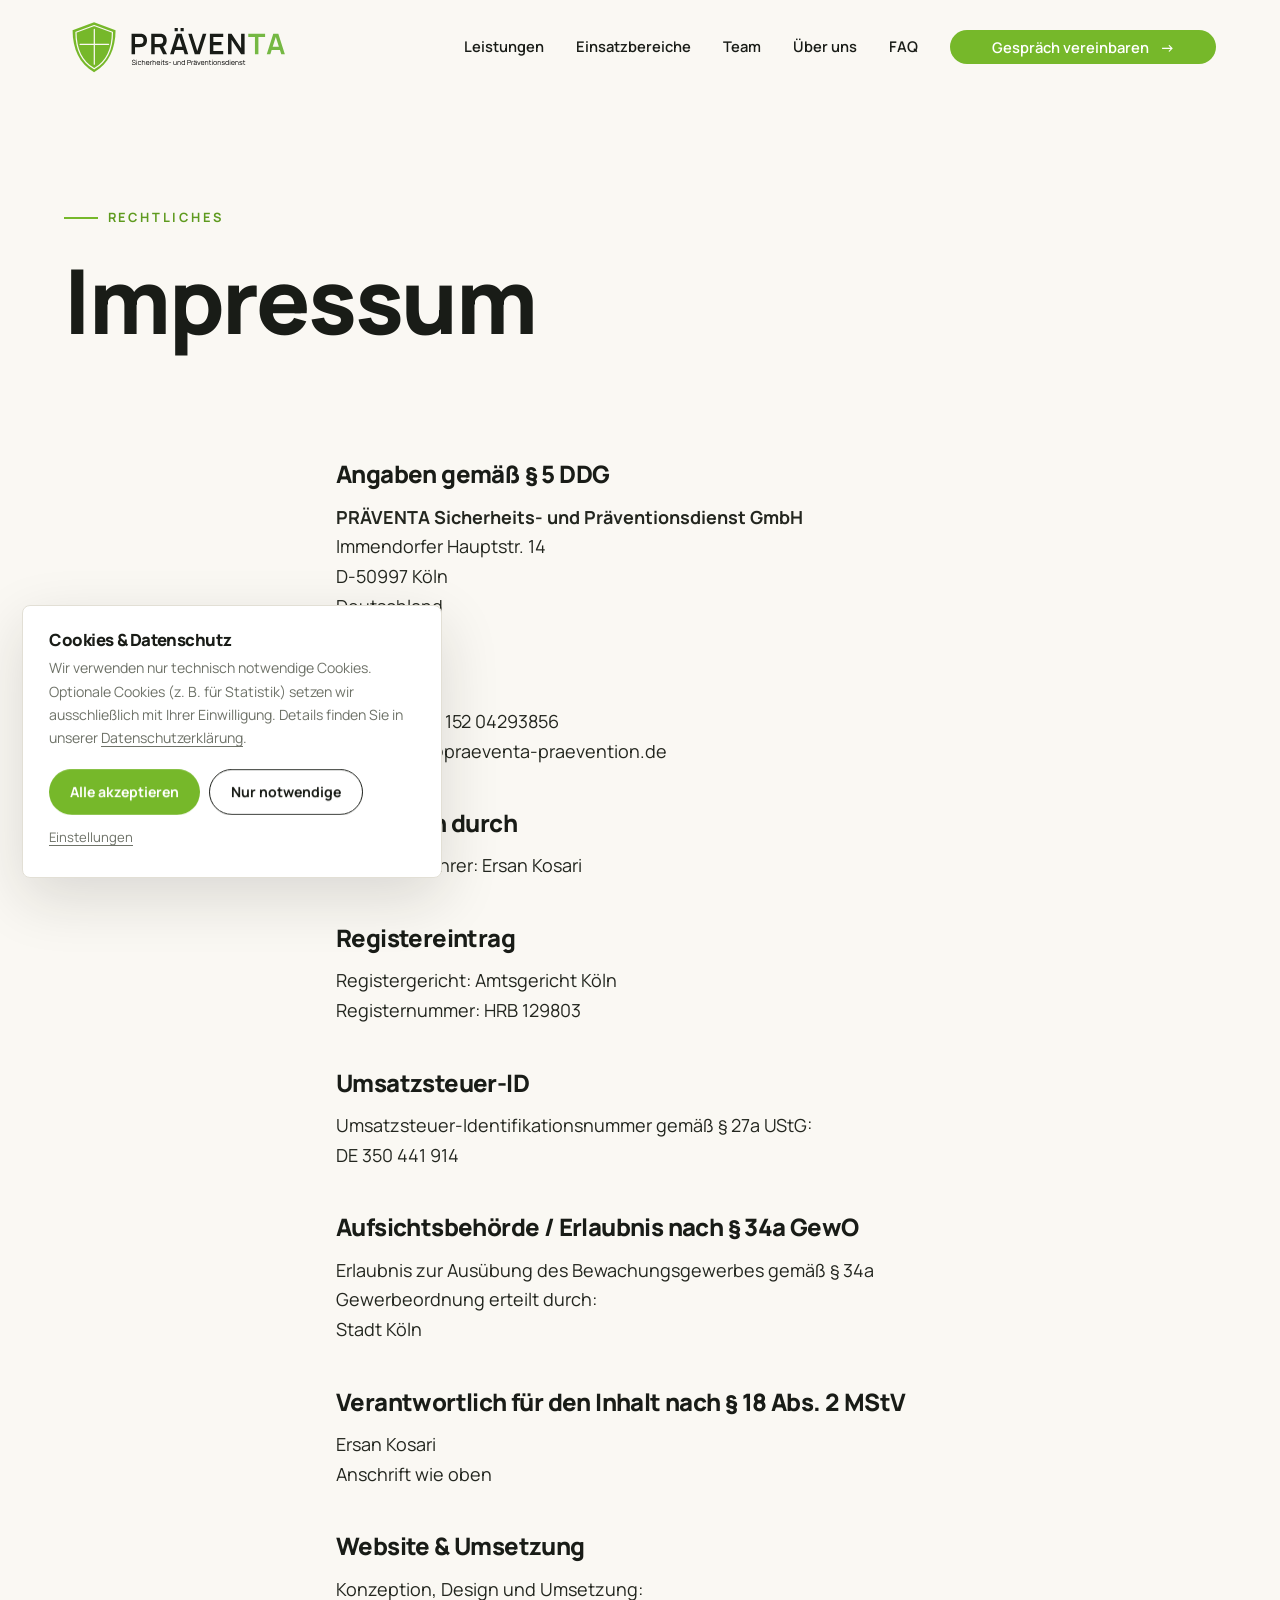
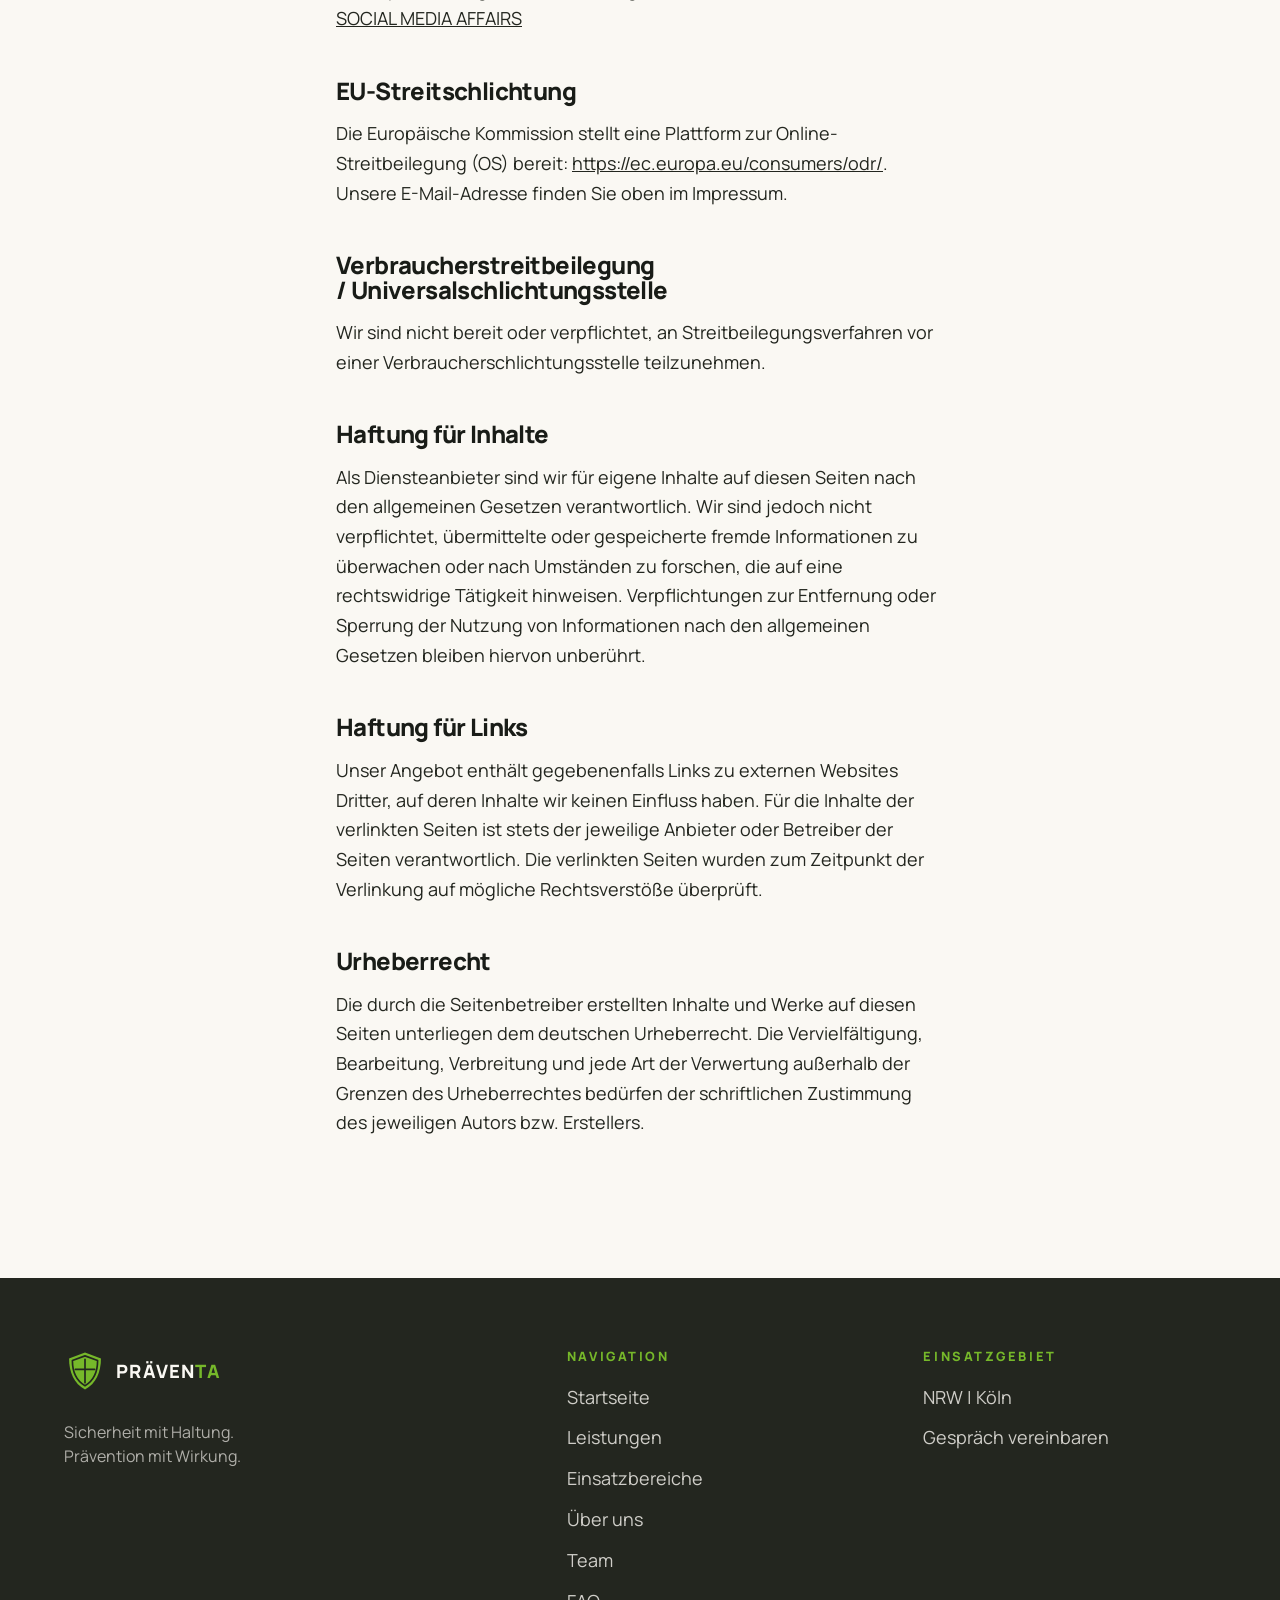
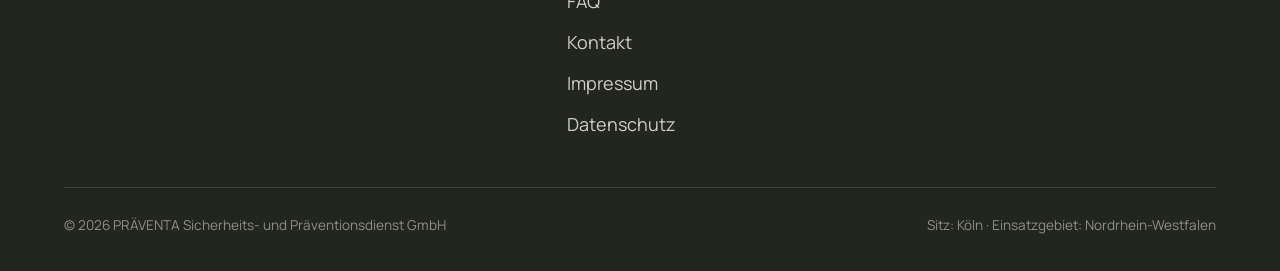
<file: impressum.html>
<!DOCTYPE html>
<html lang="de">
<head>
  <meta charset="UTF-8">
  <meta name="viewport" content="width=device-width, initial-scale=1.0">
  <title>Impressum | PRÄVENTA</title>
  <meta name="description" content="Impressum und rechtliche Angaben von PRÄVENTA.">
  <link rel="canonical" href="https://www.praeventa-praevention.de/impressum">
  <meta name="robots" content="noindex, follow">

  <link rel="preconnect" href="https://fonts.googleapis.com">
  <link rel="preconnect" href="https://fonts.gstatic.com" crossorigin>
  <link href="https://fonts.googleapis.com/css2?family=Manrope:wght@400;600;700;800&family=Caveat:wght@600&display=swap" rel="stylesheet">
  <link rel="icon" type="image/svg+xml" href="favicon.svg">
  <link rel="stylesheet" href="styles.css">
</head>
<body>

  <div class="cursor-dot" aria-hidden="true"><span class="cursor-label"></span></div>

  <header class="site-header">
    <a class="brand" href="/" aria-label="PRÄVENTA – Startseite">
      <img class="brand-logo" src="/logo.svg" alt="PRÄVENTA – Sicherheits- und Präventionsdienst" width="815" height="207">
    </a>
    <button class="nav-toggle" aria-expanded="false" aria-controls="mainNav" aria-label="Menü öffnen">
      <span></span><span></span><span></span>
    </button>
    <nav class="main-nav" id="mainNav" aria-label="Hauptnavigation">
      <a href="/leistungen">Leistungen</a>
      <a href="/einsatzbereiche">Einsatzbereiche</a>
      <a href="/team">Team</a>
      <a href="/ueber-uns">Über uns</a>
      <a href="/faq">FAQ</a>
      <a class="btn btn-green" href="/kontakt" data-cursor="ANFRAGE">Gespräch vereinbaren <span class="btn-arrow">→</span></a>
    </nav>
  </header>

  <main>
    <section class="page-hero">
      <div class="container">
        <p class="kicker">Rechtliches</p>
        <h1>Impressum</h1>
      </div>
    </section>

    <section class="container legal-content">
      <h2>Angaben gemäß § 5 DDG</h2>
      <p>
        <strong>PRÄVENTA Sicherheits- und Präventionsdienst GmbH</strong><br>
        Immendorfer Hauptstr. 14<br>
        D-50997 Köln<br>
        Deutschland
      </p>

      <h2>Kontakt</h2>
      <p>
        Telefon: <a href="tel:+4915204293856">+49 152 04293856</a><br>
        E-Mail: <a href="mailto:info@praeventa-praevention.de">info@praeventa-praevention.de</a>
      </p>

      <h2>Vertreten durch</h2>
      <p>Geschäftsführer: Ersan Kosari</p>

      <h2>Registereintrag</h2>
      <p>
        Registergericht: Amtsgericht Köln<br>
        Registernummer: HRB 129803
      </p>

      <h2>Umsatzsteuer-ID</h2>
      <p>Umsatzsteuer-Identifikationsnummer gemäß § 27a UStG:<br>DE 350 441 914</p>

      <h2>Aufsichtsbehörde / Erlaubnis nach § 34a GewO</h2>
      <p>Erlaubnis zur Ausübung des Bewachungsgewerbes gemäß § 34a Gewerbeordnung erteilt durch:<br>Stadt Köln</p>

      <h2>Verantwortlich für den Inhalt nach § 18 Abs. 2 MStV</h2>
      <p>
        Ersan Kosari<br>
        Anschrift wie oben
      </p>

      <h2>Website &amp; Umsetzung</h2>
      <p>Konzeption, Design und Umsetzung:<br><a href="https://www.socialmediaaffairs.com" rel="noopener" target="_blank" style="text-decoration:underline;">SOCIAL MEDIA AFFAIRS</a></p>

      <h2>EU-Streitschlichtung</h2>
      <p>Die Europäische Kommission stellt eine Plattform zur Online-Streitbeilegung (OS) bereit: <a href="https://ec.europa.eu/consumers/odr/" rel="noopener" target="_blank" style="text-decoration:underline;">https://ec.europa.eu/consumers/odr/</a>. Unsere E-Mail-Adresse finden Sie oben im Impressum.</p>

      <h2>Verbraucherstreitbeilegung / Universalschlichtungsstelle</h2>
      <p>Wir sind nicht bereit oder verpflichtet, an Streitbeilegungsverfahren vor einer Verbraucherschlichtungsstelle teilzunehmen.</p>

      <h2>Haftung für Inhalte</h2>
      <p>Als Diensteanbieter sind wir für eigene Inhalte auf diesen Seiten nach den allgemeinen Gesetzen verantwortlich. Wir sind jedoch nicht verpflichtet, übermittelte oder gespeicherte fremde Informationen zu überwachen oder nach Umständen zu forschen, die auf eine rechtswidrige Tätigkeit hinweisen. Verpflichtungen zur Entfernung oder Sperrung der Nutzung von Informationen nach den allgemeinen Gesetzen bleiben hiervon unberührt.</p>

      <h2>Haftung für Links</h2>
      <p>Unser Angebot enthält gegebenenfalls Links zu externen Websites Dritter, auf deren Inhalte wir keinen Einfluss haben. Für die Inhalte der verlinkten Seiten ist stets der jeweilige Anbieter oder Betreiber der Seiten verantwortlich. Die verlinkten Seiten wurden zum Zeitpunkt der Verlinkung auf mögliche Rechtsverstöße überprüft.</p>

      <h2>Urheberrecht</h2>
      <p>Die durch die Seitenbetreiber erstellten Inhalte und Werke auf diesen Seiten unterliegen dem deutschen Urheberrecht. Die Vervielfältigung, Bearbeitung, Verbreitung und jede Art der Verwertung außerhalb der Grenzen des Urheberrechtes bedürfen der schriftlichen Zustimmung des jeweiligen Autors bzw. Erstellers.</p>

    </section>
  </main>

  <footer class="site-footer">
    <div class="footer-grid">
      <div>
        <a class="brand" href="/" aria-label="PRÄVENTA – Startseite">
          <svg class="brand-mark" viewBox="0 0 100 100" aria-hidden="true">
            <path class="fill-green" d="M50 6 L88 20 C88 52 76 80 50 94 C24 80 12 52 12 20 Z"/>
            <path d="M50 14 L80 25 C80 51 71 73 50 85 C29 73 20 51 20 25 Z" fill="none" stroke="#23261F" stroke-width="4" stroke-linejoin="round"/>
            <path d="M50 22 V78 M27 46 H73" stroke="#23261F" stroke-width="4" stroke-linecap="round"/>
          </svg>
          <span class="brand-name">PRÄVEN<span style="color:var(--green)">TA</span></span>
        </a>
        <p class="footer-claim">Sicherheit mit Haltung.<br>Prävention mit Wirkung.</p>
      </div>
      <nav class="footer-col" aria-label="Footer-Navigation">
        <h4>Navigation</h4>
        <ul>
          <li><a href="/">Startseite</a></li>
          <li><a href="/leistungen">Leistungen</a></li>
          <li><a href="/einsatzbereiche">Einsatzbereiche</a></li>
          <li><a href="/ueber-uns">Über uns</a></li>
          <li><a href="/team">Team</a></li>
          <li><a href="/faq">FAQ</a></li>
          <li><a href="/kontakt">Kontakt</a></li>
          <li><a href="/impressum">Impressum</a></li>
          <li><a href="/datenschutz">Datenschutz</a></li>
        </ul>
      </nav>
      <div class="footer-col">
        <h4>Einsatzgebiet</h4>
        <ul>
          <li><a href="/#nrw">NRW | Köln</a></li>
          <li><a href="/kontakt">Gespräch vereinbaren</a></li>
        </ul>
      </div>
    </div>
    <div class="footer-meta">
      <span>© <span data-year>2026</span> PRÄVENTA Sicherheits- und Präventionsdienst GmbH</span>
      <span>Sitz: Köln · Einsatzgebiet: Nordrhein-Westfalen</span>
    </div>
  </footer>

  <div class="cookie-banner" id="cookieBanner" role="dialog" aria-modal="false" aria-label="Cookie-Einstellungen">
    <h3>Cookies &amp; Datenschutz</h3>
    <p>Wir verwenden nur technisch notwendige Cookies. Optionale Cookies (z.&nbsp;B. für Statistik) setzen wir ausschließlich mit Ihrer Einwilligung. Details finden Sie in unserer <a href="/datenschutz">Datenschutzerklärung</a>.</p>
    <div class="cookie-options">
      <label class="cookie-option"><input type="checkbox" checked disabled> Notwendig (immer aktiv)</label>
      <label class="cookie-option"><input type="checkbox" id="consentStats"> Statistik</label>
    </div>
    <div class="cookie-actions">
      <button class="btn btn-green" data-consent="all">Alle akzeptieren</button>
      <button class="btn btn-outline" data-consent="necessary">Nur notwendige</button>
    </div>
    <button class="cookie-settings-link" data-consent-toggle>Einstellungen</button>
  </div>

  <script src="script.js" defer></script>
</body>
</html>
</file>
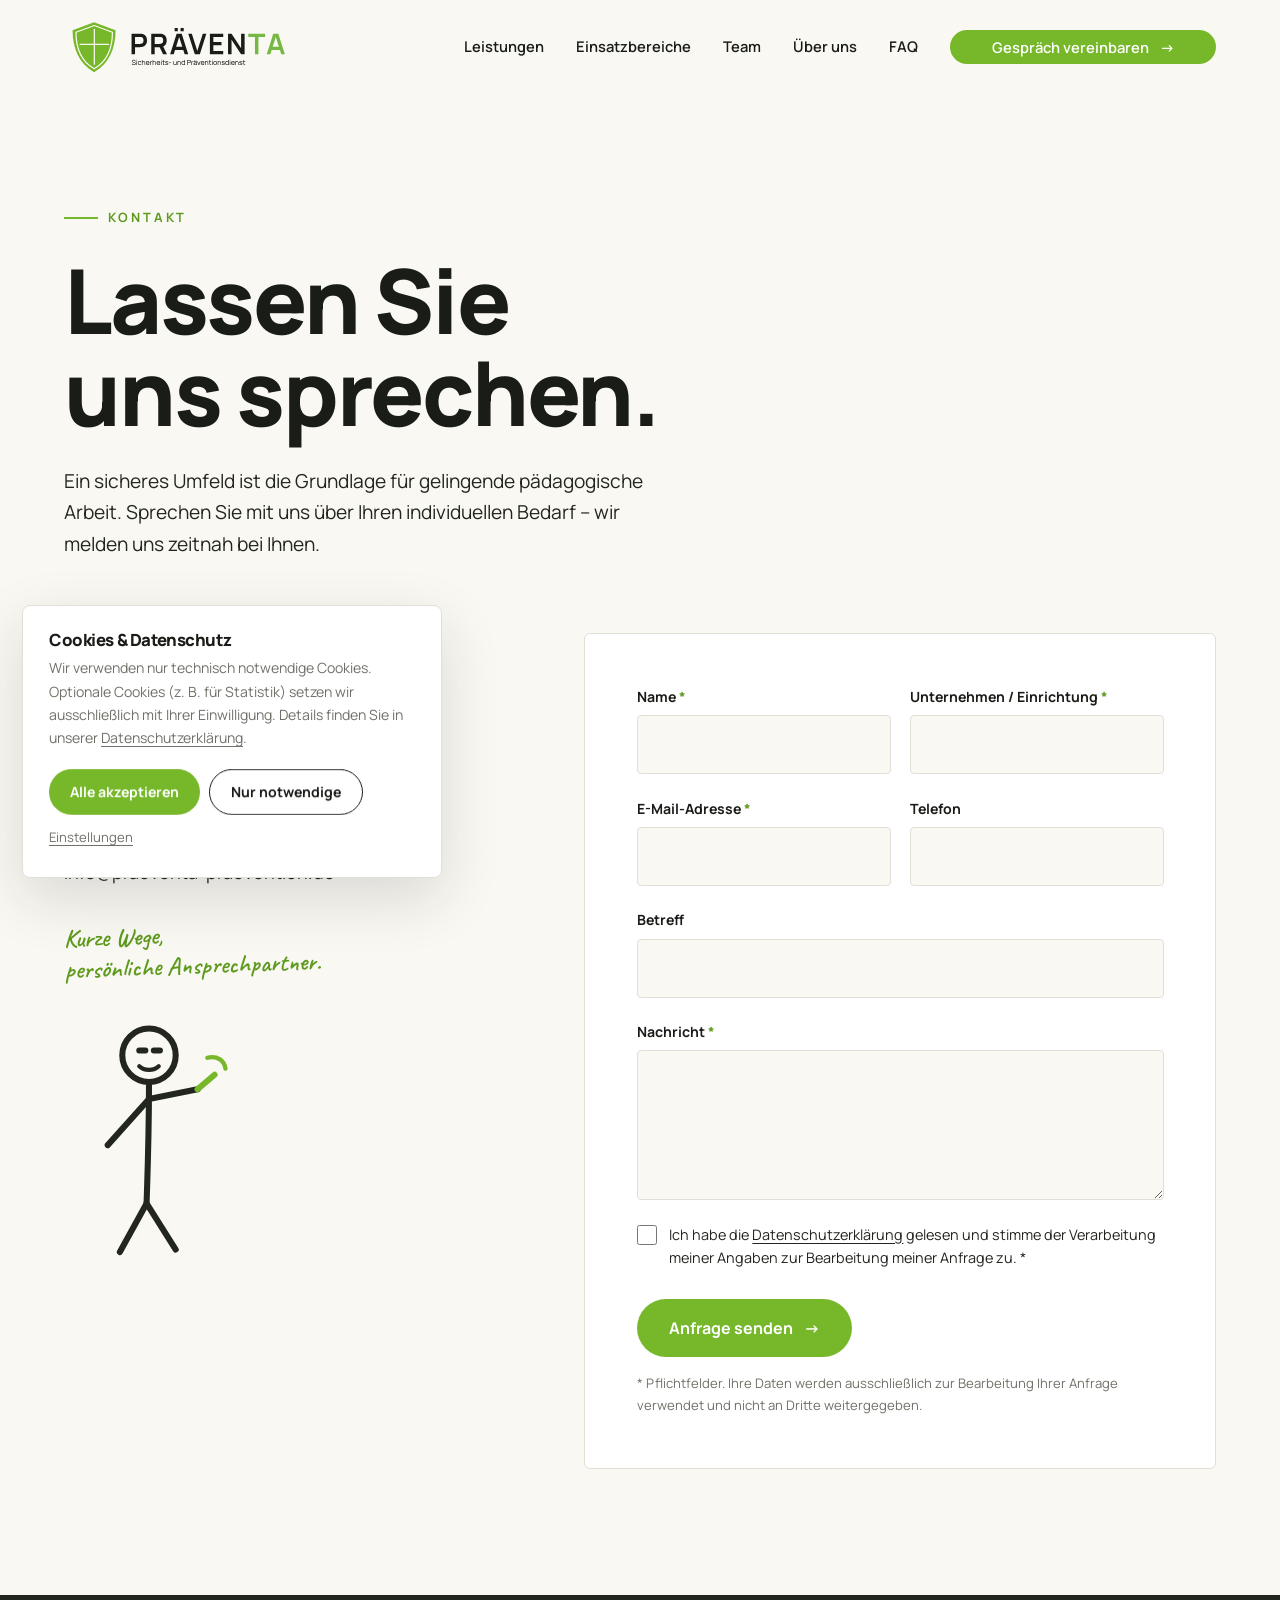
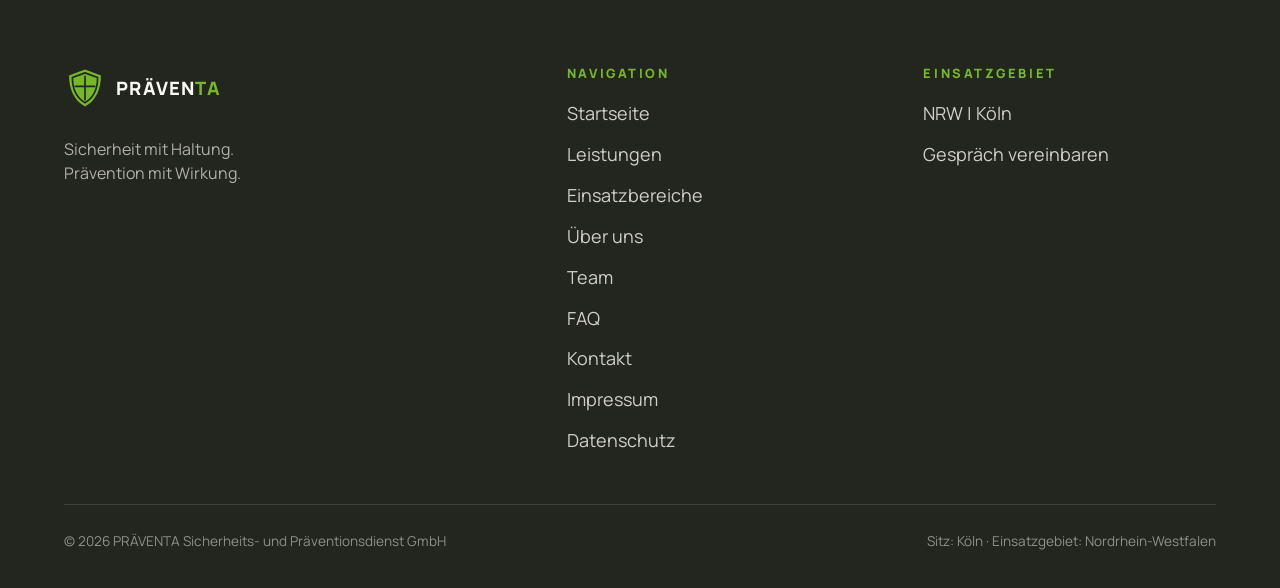
<file: kontakt.html>
<!DOCTYPE html>
<html lang="de">
<head>
  <meta charset="UTF-8">
  <meta name="viewport" content="width=device-width, initial-scale=1.0">
  <title>Kontakt | PRÄVENTA Sicherheits- und Präventionsdienst</title>
  <meta name="description" content="Kontaktieren Sie PRÄVENTA für individuelle Präventions- und Sicherheitslösungen für Jugendhilfeeinrichtungen in Nordrhein-Westfalen.">
  <link rel="canonical" href="https://www.praeventa-praevention.de/kontakt">
  <meta name="robots" content="index, follow">

  <meta property="og:type" content="website">
  <meta property="og:locale" content="de_DE">
  <meta property="og:title" content="Kontakt | PRÄVENTA Sicherheits- und Präventionsdienst">
  <meta property="og:description" content="Sprechen wir über Sicherheit. Gemeinsam entwickeln wir eine Lösung, die zu Ihrer Einrichtung passt.">
  <meta property="og:url" content="https://www.praeventa-praevention.de/kontakt">
  <meta property="og:site_name" content="PRÄVENTA">

  <link rel="preconnect" href="https://fonts.googleapis.com">
  <link rel="preconnect" href="https://fonts.gstatic.com" crossorigin>
  <link href="https://fonts.googleapis.com/css2?family=Manrope:wght@400;600;700;800&family=Caveat:wght@600&display=swap" rel="stylesheet">
  <link rel="icon" type="image/svg+xml" href="favicon.svg">
  <link rel="stylesheet" href="styles.css">

  <script type="application/ld+json">
  {
    "@context": "https://schema.org",
    "@type": "ContactPage",
    "name": "Kontakt – PRÄVENTA",
    "url": "https://www.praeventa-praevention.de/kontakt",
    "inLanguage": "de"
  }
  </script>
</head>
<body>

  <div class="cursor-dot" aria-hidden="true"><span class="cursor-label"></span></div>

  <header class="site-header">
    <a class="brand" href="/" aria-label="PRÄVENTA – Startseite">
      <img class="brand-logo" src="/logo.svg" alt="PRÄVENTA – Sicherheits- und Präventionsdienst" width="815" height="207">
    </a>
    <button class="nav-toggle" aria-expanded="false" aria-controls="mainNav" aria-label="Menü öffnen">
      <span></span><span></span><span></span>
    </button>
    <nav class="main-nav" id="mainNav" aria-label="Hauptnavigation">
      <a href="/leistungen">Leistungen</a>
      <a href="/einsatzbereiche">Einsatzbereiche</a>
      <a href="/team">Team</a>
      <a href="/ueber-uns">Über uns</a>
      <a href="/faq">FAQ</a>
      <a class="btn btn-green is-active" href="/kontakt" data-cursor="ANFRAGE">Gespräch vereinbaren <span class="btn-arrow">→</span></a>
    </nav>
  </header>

  <main>
    <section class="page-hero">
      <div class="container">
        <p class="kicker reveal">Kontakt</p>
        <h1 class="reveal">Lassen Sie uns sprechen.</h1>
        <p class="lead reveal reveal-d1">Ein sicheres Umfeld ist die Grundlage für gelingende pädagogische Arbeit. Sprechen Sie mit uns über Ihren individuellen Bedarf – wir melden uns zeitnah bei Ihnen.</p>
      </div>
    </section>

    <section class="container contact-grid" aria-label="Kontaktinformationen und Anfrageformular">
      <aside class="contact-info reveal">
        <h2>PRÄVENTA</h2>
        <div class="info-block">
          <strong>Sicherheits- und Präventionsdienst GmbH</strong>
          <p>Immendorfer Hauptstr. 14<br>50997 Köln<br>Einsatzgebiet: Nordrhein-Westfalen</p>
        </div>
        <div class="info-block">
          <strong>E-Mail</strong>
          <a href="mailto:info@praeventa-praevention.de">info@praeventa-praevention.de</a>
        </div>
        <span class="hand-note">Kurze Wege,<br>persönliche Ansprechpartner.</span>
        <div class="contact-figure" aria-hidden="true">
          <svg viewBox="0 0 140 200" class="sketch">
            <circle cx="70" cy="34" r="22"/>
            <path d="M70 56 C70 100 69 126 68 156"/>
            <path d="M68 156 L46 196 M68 156 L92 194"/>
            <path d="M70 70 L36 108 M70 70 L110 62"/>
            <path d="M62 30 L67 30 M74 30 L79 30"/>
            <path d="M62 43 C66 47 74 47 78 43" class="sketch-thin"/>
            <path d="M110 62 L124 50" class="sketch-green"/>
            <path d="M118 36 C126 34 132 38 133 45" class="sketch-thin sketch-green"/>
          </svg>
        </div>
      </aside>

      <form class="contact-form reveal reveal-d1" id="contactForm" action="https://api.web3forms.com/submit" method="POST" novalidate>
        <input type="hidden" name="access_key" value="e20d2ea6-570c-4816-96c7-4577c22d4e62">
        <input type="hidden" name="from_name" value="PRÄVENTA Website">
        <input type="hidden" name="replyto" value="email">
        <input type="checkbox" name="botcheck" class="hidden" style="display:none" tabindex="-1" autocomplete="off">
        <div class="form-row">
          <div class="form-field">
            <label for="name">Name <span class="req">*</span></label>
            <input type="text" id="name" name="name" autocomplete="name" required>
          </div>
          <div class="form-field">
            <label for="org">Unternehmen / Einrichtung <span class="req">*</span></label>
            <input type="text" id="org" name="org" autocomplete="organization" required>
          </div>
        </div>
        <div class="form-row">
          <div class="form-field">
            <label for="email">E-Mail-Adresse <span class="req">*</span></label>
            <input type="email" id="email" name="email" autocomplete="email" required>
          </div>
          <div class="form-field">
            <label for="phone">Telefon</label>
            <input type="tel" id="phone" name="phone" autocomplete="tel">
          </div>
        </div>
        <div class="form-field">
          <label for="subject">Betreff</label>
          <input type="text" id="subject" name="subject">
        </div>
        <div class="form-field">
          <label for="message">Nachricht <span class="req">*</span></label>
          <textarea id="message" name="message" required></textarea>
        </div>

        <label class="form-consent">
          <input type="checkbox" id="privacyConsent" name="privacyConsent" required>
          <span>Ich habe die <a href="/datenschutz">Datenschutzerklärung</a> gelesen und stimme der Verarbeitung meiner Angaben zur Bearbeitung meiner Anfrage zu. <span class="req">*</span></span>
        </label>

        <button type="submit" class="btn btn-green" data-magnetic data-cursor="SENDEN">Anfrage senden <span class="btn-arrow">→</span></button>
        <p class="form-hint">* Pflichtfelder. Ihre Daten werden ausschließlich zur Bearbeitung Ihrer Anfrage verwendet und nicht an Dritte weitergegeben.</p>
        <p class="form-status" id="formStatus" role="status" aria-live="polite"></p>
      </form>
    </section>
  </main>
  <footer class="site-footer">
    <div class="footer-grid">
      <div>
        <a class="brand" href="/" aria-label="PRÄVENTA – Startseite">
          <svg class="brand-mark" viewBox="0 0 100 100" aria-hidden="true">
            <path class="fill-green" d="M50 6 L88 20 C88 52 76 80 50 94 C24 80 12 52 12 20 Z"/>
            <path d="M50 14 L80 25 C80 51 71 73 50 85 C29 73 20 51 20 25 Z" fill="none" stroke="#23261F" stroke-width="4" stroke-linejoin="round"/>
            <path d="M50 22 V78 M27 46 H73" stroke="#23261F" stroke-width="4" stroke-linecap="round"/>
          </svg>
          <span class="brand-name">PRÄVEN<span style="color:var(--green)">TA</span></span>
        </a>
        <p class="footer-claim">Sicherheit mit Haltung.<br>Prävention mit Wirkung.</p>
      </div>
      <nav class="footer-col" aria-label="Footer-Navigation">
        <h4>Navigation</h4>
        <ul>
          <li><a href="/">Startseite</a></li>
          <li><a href="/leistungen">Leistungen</a></li>
          <li><a href="/einsatzbereiche">Einsatzbereiche</a></li>
          <li><a href="/ueber-uns">Über uns</a></li>
          <li><a href="/team">Team</a></li>
          <li><a href="/faq">FAQ</a></li>
          <li><a href="/kontakt">Kontakt</a></li>
          <li><a href="/impressum">Impressum</a></li>
          <li><a href="/datenschutz">Datenschutz</a></li>
        </ul>
      </nav>
      <div class="footer-col">
        <h4>Einsatzgebiet</h4>
        <ul>
          <li><a href="/#nrw">NRW | Köln</a></li>
          <li><a href="/kontakt">Gespräch vereinbaren</a></li>
        </ul>
      </div>
    </div>
    <div class="footer-meta">
      <span>© <span data-year>2026</span> PRÄVENTA Sicherheits- und Präventionsdienst GmbH</span>
      <span>Sitz: Köln · Einsatzgebiet: Nordrhein-Westfalen</span>
    </div>
  </footer>

  <div class="cookie-banner" id="cookieBanner" role="dialog" aria-modal="false" aria-label="Cookie-Einstellungen">
    <h3>Cookies &amp; Datenschutz</h3>
    <p>Wir verwenden nur technisch notwendige Cookies. Optionale Cookies (z.&nbsp;B. für Statistik) setzen wir ausschließlich mit Ihrer Einwilligung. Details finden Sie in unserer <a href="/datenschutz">Datenschutzerklärung</a>.</p>
    <div class="cookie-options">
      <label class="cookie-option"><input type="checkbox" checked disabled> Notwendig (immer aktiv)</label>
      <label class="cookie-option"><input type="checkbox" id="consentStats"> Statistik</label>
    </div>
    <div class="cookie-actions">
      <button class="btn btn-green" data-consent="all">Alle akzeptieren</button>
      <button class="btn btn-outline" data-consent="necessary">Nur notwendige</button>
    </div>
    <button class="cookie-settings-link" data-consent-toggle>Einstellungen</button>
  </div>

  <script src="script.js" defer></script>
</body>
</html>
</file>
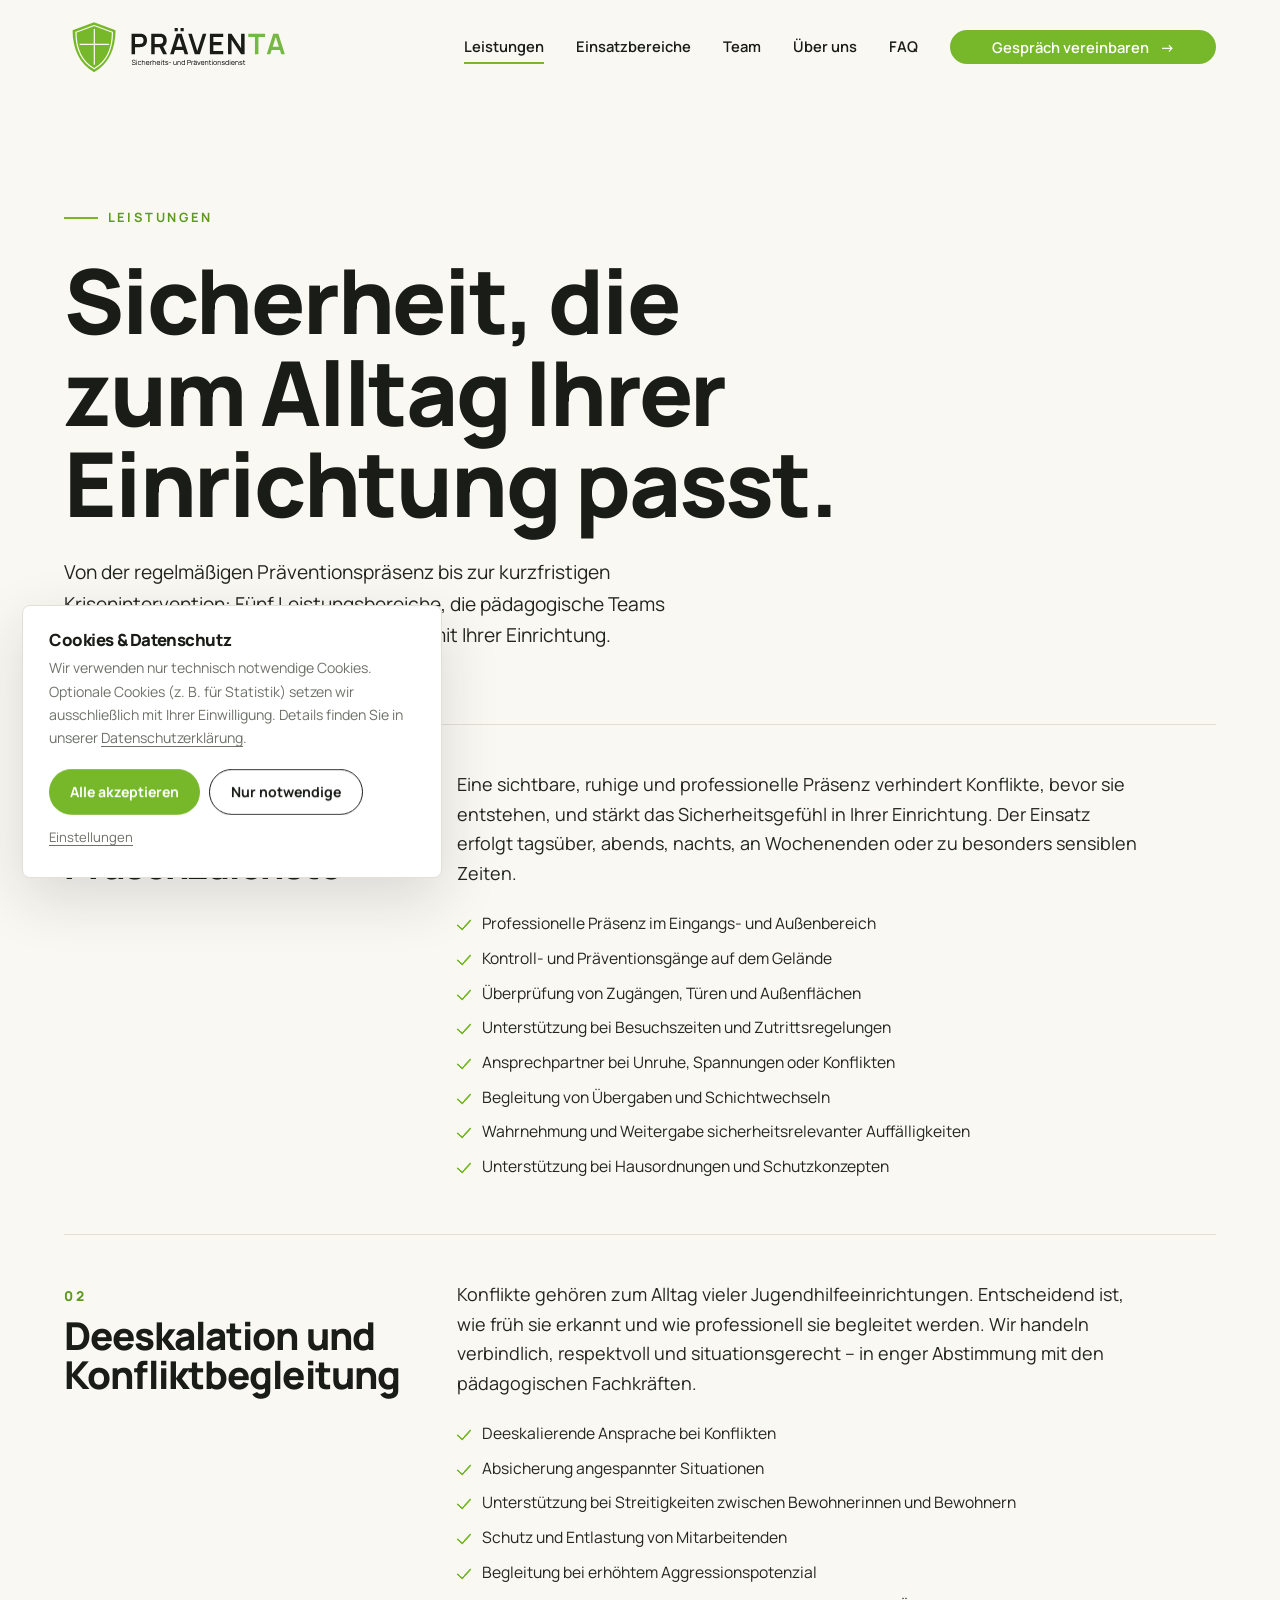
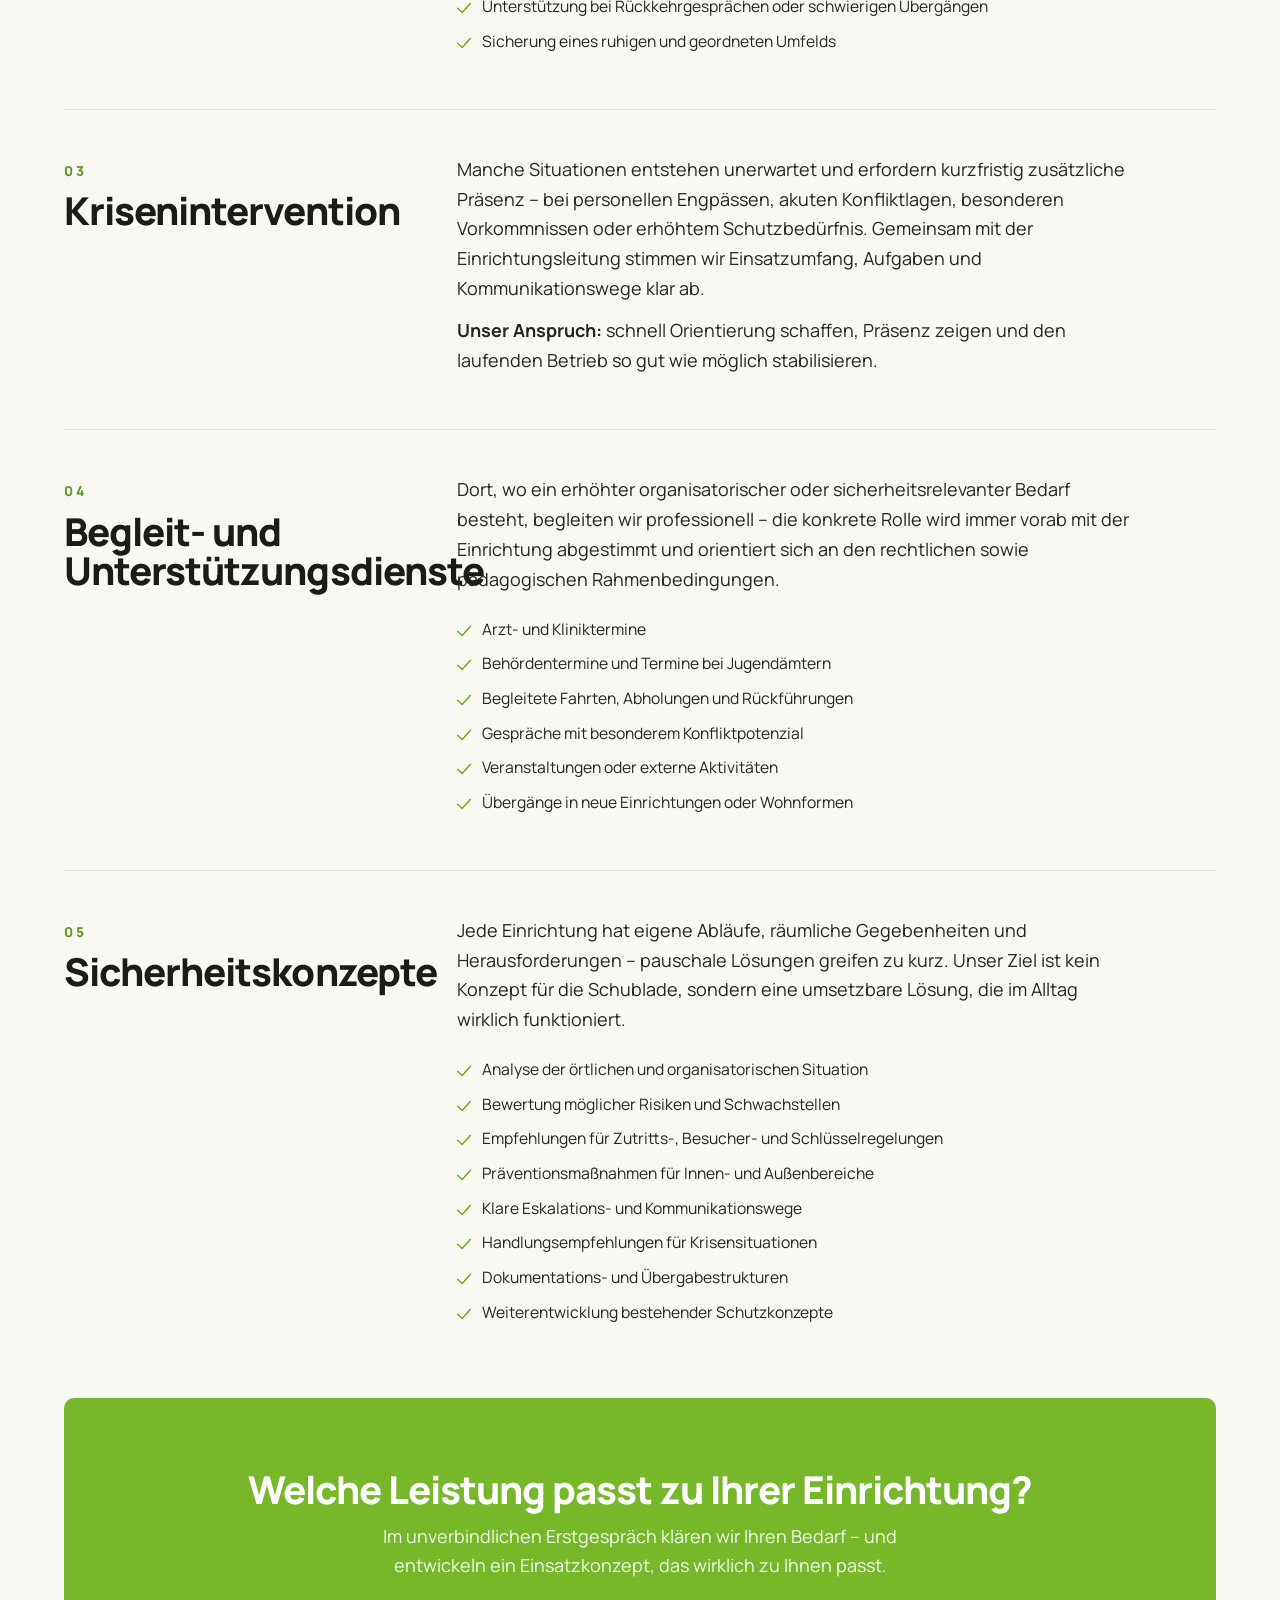
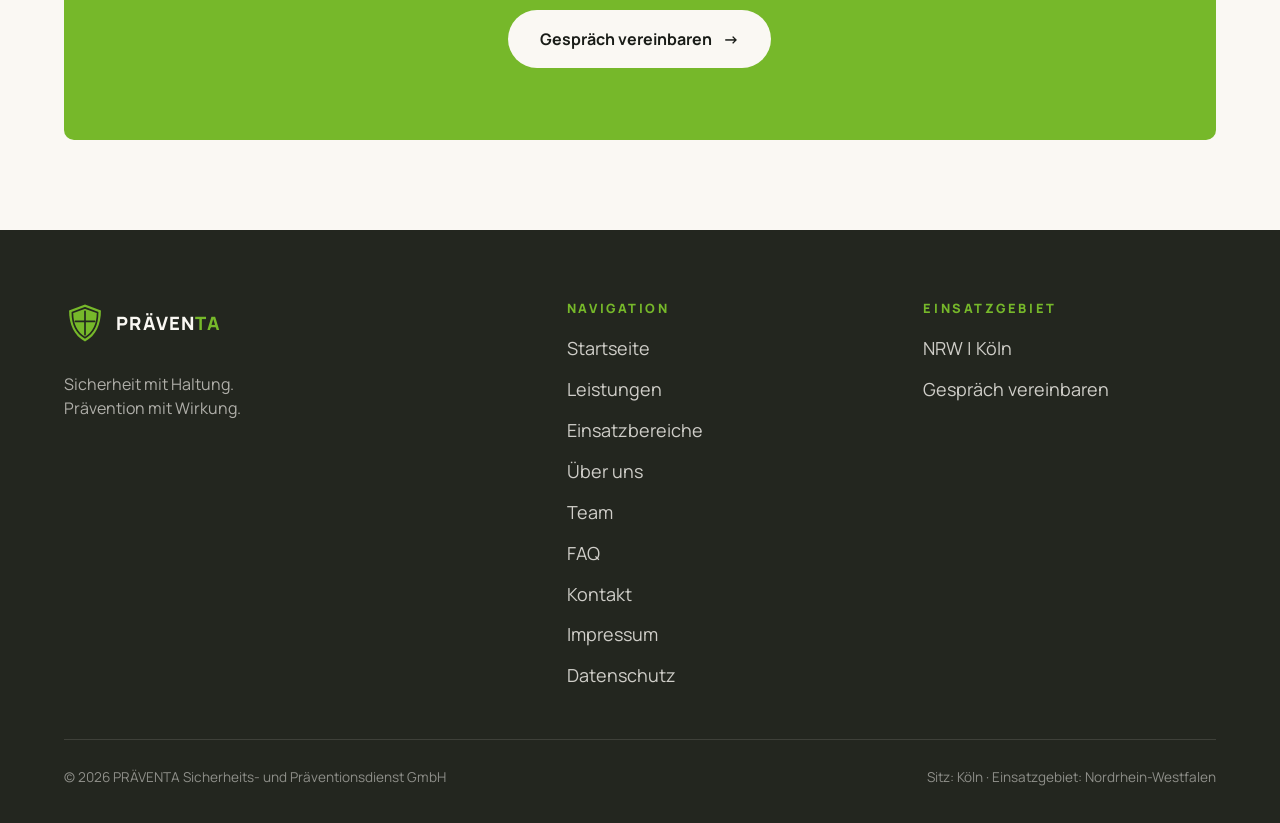
<file: leistungen.html>
<!DOCTYPE html>
<html lang="de">
<head>
  <meta charset="UTF-8">
  <meta name="viewport" content="width=device-width, initial-scale=1.0">
  <title>Leistungen | PRÄVENTA Sicherheits- und Präventionsdienst</title>
  <meta name="description" content="Präventions- und Präsenzdienste, Deeskalation, Krisenintervention, Begleitdienste und Sicherheitskonzepte für Jugendhilfeeinrichtungen in NRW – alle Leistungen im Detail.">
  <link rel="canonical" href="https://www.praeventa-praevention.de/leistungen.html">
  <meta name="robots" content="index, follow">
  <meta property="og:type" content="website">
  <meta property="og:locale" content="de_DE">
  <meta property="og:title" content="Leistungen | PRÄVENTA">
  <meta property="og:description" content="Alle Präventions- und Sicherheitsleistungen für Jugendhilfeeinrichtungen im Detail.">
  <meta property="og:url" content="https://www.praeventa-praevention.de/leistungen.html">
  <meta property="og:site_name" content="PRÄVENTA">
  <link rel="preconnect" href="https://fonts.googleapis.com">
  <link rel="preconnect" href="https://fonts.gstatic.com" crossorigin>
  <link href="https://fonts.googleapis.com/css2?family=Manrope:wght@400;600;700;800&family=Caveat:wght@600&display=swap" rel="stylesheet">
  <link rel="icon" type="image/svg+xml" href="favicon.svg">
  <link rel="stylesheet" href="styles.css">
</head>
<body>

  <div class="cursor-dot" aria-hidden="true"><span class="cursor-label"></span></div>

  <header class="site-header">
    <a class="brand" href="/" aria-label="PRÄVENTA – Startseite">
      <img class="brand-logo" src="/logo.svg" alt="PRÄVENTA – Sicherheits- und Präventionsdienst" width="815" height="207">
    </a>
    <button class="nav-toggle" aria-expanded="false" aria-controls="mainNav" aria-label="Menü öffnen">
      <span></span><span></span><span></span>
    </button>
    <nav class="main-nav" id="mainNav" aria-label="Hauptnavigation">
      <a href="/leistungen" class="is-active">Leistungen</a>
      <a href="/einsatzbereiche">Einsatzbereiche</a>
      <a href="/team">Team</a>
      <a href="/ueber-uns">Über uns</a>
      <a href="/faq">FAQ</a>
      <a class="btn btn-green" href="/kontakt" data-cursor="ANFRAGE">Gespräch vereinbaren <span class="btn-arrow">→</span></a>
    </nav>
  </header>

  <main>
    <section class="page-hero">
      <div class="container">
        <p class="kicker reveal">Leistungen</p>
        <h1 class="reveal">Sicherheit, die zum Alltag Ihrer Einrichtung passt.</h1>
        <p class="lead reveal reveal-d1">Von der regelmäßigen Präventionspräsenz bis zur kurzfristigen Krisenintervention: Fünf Leistungsbereiche, die pädagogische Teams spürbar entlasten – immer in Abstimmung mit Ihrer Einrichtung.</p>
      </div>
    </section>

    <div class="container detail-list">
      <article class="detail-block reveal">
        <div><span class="service-num">01</span><h2>Präventions- und Präsenzdienste</h2></div>
        <div>
          <p class="service-desc">Eine sichtbare, ruhige und professionelle Präsenz verhindert Konflikte, bevor sie entstehen, und stärkt das Sicherheitsgefühl in Ihrer Einrichtung. Der Einsatz erfolgt tagsüber, abends, nachts, an Wochenenden oder zu besonders sensiblen Zeiten.</p>
          <ul class="service-points">
            <li>Professionelle Präsenz im Eingangs- und Außenbereich</li>
            <li>Kontroll- und Präventionsgänge auf dem Gelände</li>
            <li>Überprüfung von Zugängen, Türen und Außenflächen</li>
            <li>Unterstützung bei Besuchszeiten und Zutrittsregelungen</li>
            <li>Ansprechpartner bei Unruhe, Spannungen oder Konflikten</li>
            <li>Begleitung von Übergaben und Schichtwechseln</li>
            <li>Wahrnehmung und Weitergabe sicherheitsrelevanter Auffälligkeiten</li>
            <li>Unterstützung bei Hausordnungen und Schutzkonzepten</li>
          </ul>
        </div>
      </article>

      <article class="detail-block reveal">
        <div><span class="service-num">02</span><h2>Deeskalation und Konfliktbegleitung</h2></div>
        <div>
          <p class="service-desc">Konflikte gehören zum Alltag vieler Jugendhilfeeinrichtungen. Entscheidend ist, wie früh sie erkannt und wie professionell sie begleitet werden. Wir handeln verbindlich, respektvoll und situationsgerecht – in enger Abstimmung mit den pädagogischen Fachkräften.</p>
          <ul class="service-points">
            <li>Deeskalierende Ansprache bei Konflikten</li>
            <li>Absicherung angespannter Situationen</li>
            <li>Unterstützung bei Streitigkeiten zwischen Bewohnerinnen und Bewohnern</li>
            <li>Schutz und Entlastung von Mitarbeitenden</li>
            <li>Begleitung bei erhöhtem Aggressionspotenzial</li>
            <li>Unterstützung bei Rückkehrgesprächen oder schwierigen Übergängen</li>
            <li>Sicherung eines ruhigen und geordneten Umfelds</li>
          </ul>
        </div>
      </article>

      <article class="detail-block reveal">
        <div><span class="service-num">03</span><h2>Krisenintervention</h2></div>
        <div>
          <p class="service-desc">Manche Situationen entstehen unerwartet und erfordern kurzfristig zusätzliche Präsenz – bei personellen Engpässen, akuten Konfliktlagen, besonderen Vorkommnissen oder erhöhtem Schutzbedürfnis. Gemeinsam mit der Einrichtungsleitung stimmen wir Einsatzumfang, Aufgaben und Kommunikationswege klar ab.</p>
          <p class="service-desc" style="margin-top:0.8rem;"><strong>Unser Anspruch:</strong> schnell Orientierung schaffen, Präsenz zeigen und den laufenden Betrieb so gut wie möglich stabilisieren.</p>
        </div>
      </article>

      <article class="detail-block reveal">
        <div><span class="service-num">04</span><h2>Begleit- und Unterstützungsdienste</h2></div>
        <div>
          <p class="service-desc">Dort, wo ein erhöhter organisatorischer oder sicherheitsrelevanter Bedarf besteht, begleiten wir professionell – die konkrete Rolle wird immer vorab mit der Einrichtung abgestimmt und orientiert sich an den rechtlichen sowie pädagogischen Rahmenbedingungen.</p>
          <ul class="service-points">
            <li>Arzt- und Kliniktermine</li>
            <li>Behördentermine und Termine bei Jugendämtern</li>
            <li>Begleitete Fahrten, Abholungen und Rückführungen</li>
            <li>Gespräche mit besonderem Konfliktpotenzial</li>
            <li>Veranstaltungen oder externe Aktivitäten</li>
            <li>Übergänge in neue Einrichtungen oder Wohnformen</li>
          </ul>
        </div>
      </article>

      <article class="detail-block reveal">
        <div><span class="service-num">05</span><h2>Sicherheitskonzepte</h2></div>
        <div>
          <p class="service-desc">Jede Einrichtung hat eigene Abläufe, räumliche Gegebenheiten und Herausforderungen – pauschale Lösungen greifen zu kurz. Unser Ziel ist kein Konzept für die Schublade, sondern eine umsetzbare Lösung, die im Alltag wirklich funktioniert.</p>
          <ul class="service-points">
            <li>Analyse der örtlichen und organisatorischen Situation</li>
            <li>Bewertung möglicher Risiken und Schwachstellen</li>
            <li>Empfehlungen für Zutritts-, Besucher- und Schlüsselregelungen</li>
            <li>Präventionsmaßnahmen für Innen- und Außenbereiche</li>
            <li>Klare Eskalations- und Kommunikationswege</li>
            <li>Handlungsempfehlungen für Krisensituationen</li>
            <li>Dokumentations- und Übergabestrukturen</li>
            <li>Weiterentwicklung bestehender Schutzkonzepte</li>
          </ul>
        </div>
      </article>
    </div>

    <div class="container">
      <div class="page-cta reveal">
        <h2>Welche Leistung passt zu Ihrer Einrichtung?</h2>
        <p>Im unverbindlichen Erstgespräch klären wir Ihren Bedarf – und entwickeln ein Einsatzkonzept, das wirklich zu Ihnen passt.</p>
        <a class="btn btn-light" href="/kontakt" data-magnetic data-cursor="ANFRAGE">Gespräch vereinbaren <span class="btn-arrow">→</span></a>
      </div>
    </div>
  </main>

  <footer class="site-footer">
    <div class="footer-grid">
      <div>
        <a class="brand" href="/" aria-label="PRÄVENTA – Startseite">
          <svg class="brand-mark" viewBox="0 0 100 100" aria-hidden="true">
            <path class="fill-green" d="M50 6 L88 20 C88 52 76 80 50 94 C24 80 12 52 12 20 Z"/>
            <path d="M50 14 L80 25 C80 51 71 73 50 85 C29 73 20 51 20 25 Z" fill="none" stroke="#23261F" stroke-width="4" stroke-linejoin="round"/>
            <path d="M50 22 V78 M27 46 H73" stroke="#23261F" stroke-width="4" stroke-linecap="round"/>
          </svg>
          <span class="brand-name">PRÄVEN<span style="color:var(--green)">TA</span></span>
        </a>
        <p class="footer-claim">Sicherheit mit Haltung.<br>Prävention mit Wirkung.</p>
      </div>
      <nav class="footer-col" aria-label="Footer-Navigation">
        <h4>Navigation</h4>
        <ul>
          <li><a href="/">Startseite</a></li>
          <li><a href="/leistungen">Leistungen</a></li>
          <li><a href="/einsatzbereiche">Einsatzbereiche</a></li>
          <li><a href="/ueber-uns">Über uns</a></li>
          <li><a href="/team">Team</a></li>
          <li><a href="/faq">FAQ</a></li>
          <li><a href="/kontakt">Kontakt</a></li>
          <li><a href="/impressum">Impressum</a></li>
          <li><a href="/datenschutz">Datenschutz</a></li>
        </ul>
      </nav>
      <div class="footer-col">
        <h4>Einsatzgebiet</h4>
        <ul>
          <li><a href="/#nrw">NRW | Köln</a></li>
          <li><a href="/kontakt">Gespräch vereinbaren</a></li>
        </ul>
      </div>
    </div>
    <div class="footer-meta">
      <span>© <span data-year>2026</span> PRÄVENTA Sicherheits- und Präventionsdienst GmbH</span>
      <span>Sitz: Köln · Einsatzgebiet: Nordrhein-Westfalen</span>
    </div>
  </footer>

  <div class="cookie-banner" id="cookieBanner" role="dialog" aria-modal="false" aria-label="Cookie-Einstellungen">
    <h3>Cookies &amp; Datenschutz</h3>
    <p>Wir verwenden nur technisch notwendige Cookies. Optionale Cookies (z.&nbsp;B. für Statistik) setzen wir ausschließlich mit Ihrer Einwilligung. Details finden Sie in unserer <a href="/datenschutz">Datenschutzerklärung</a>.</p>
    <div class="cookie-options">
      <label class="cookie-option"><input type="checkbox" checked disabled> Notwendig (immer aktiv)</label>
      <label class="cookie-option"><input type="checkbox" id="consentStats"> Statistik</label>
    </div>
    <div class="cookie-actions">
      <button class="btn btn-green" data-consent="all">Alle akzeptieren</button>
      <button class="btn btn-outline" data-consent="necessary">Nur notwendige</button>
    </div>
    <button class="cookie-settings-link" data-consent-toggle>Einstellungen</button>
  </div>

  <script src="script.js" defer></script>
</body>
</html>
</file>
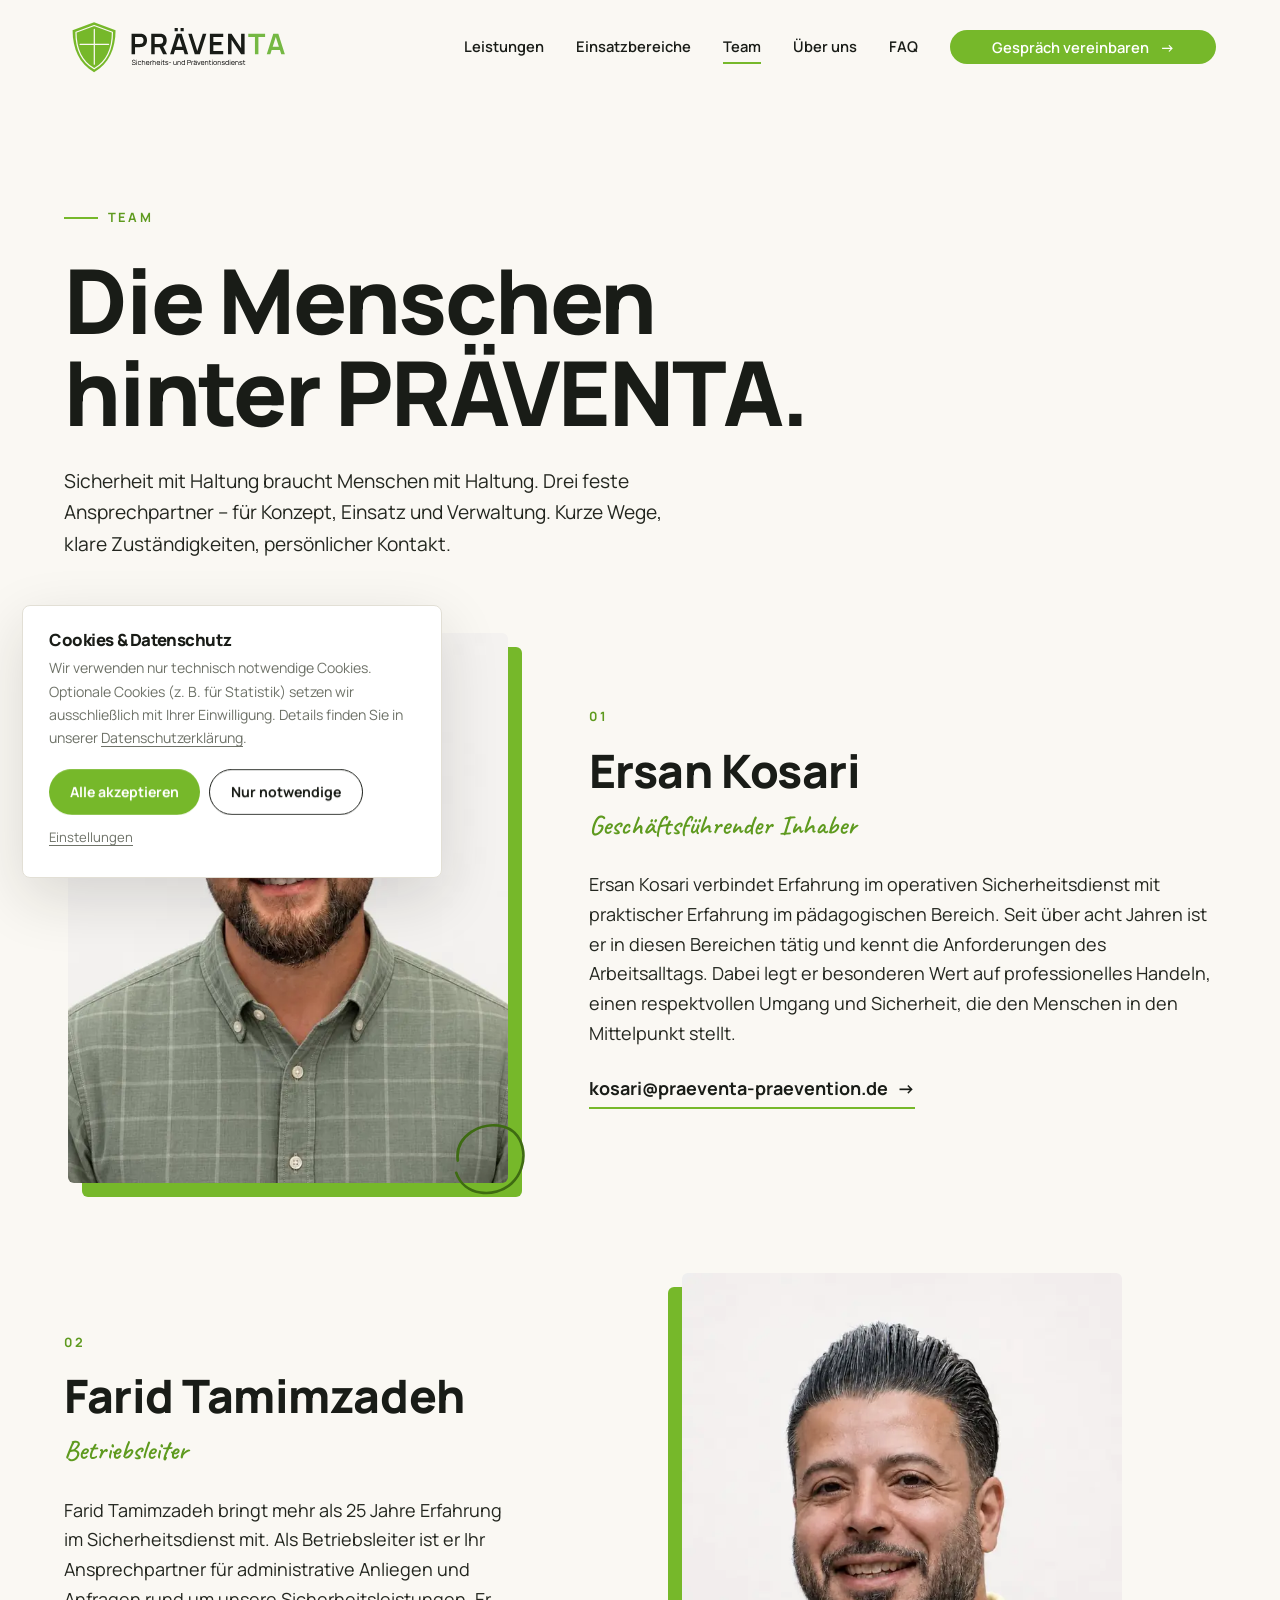
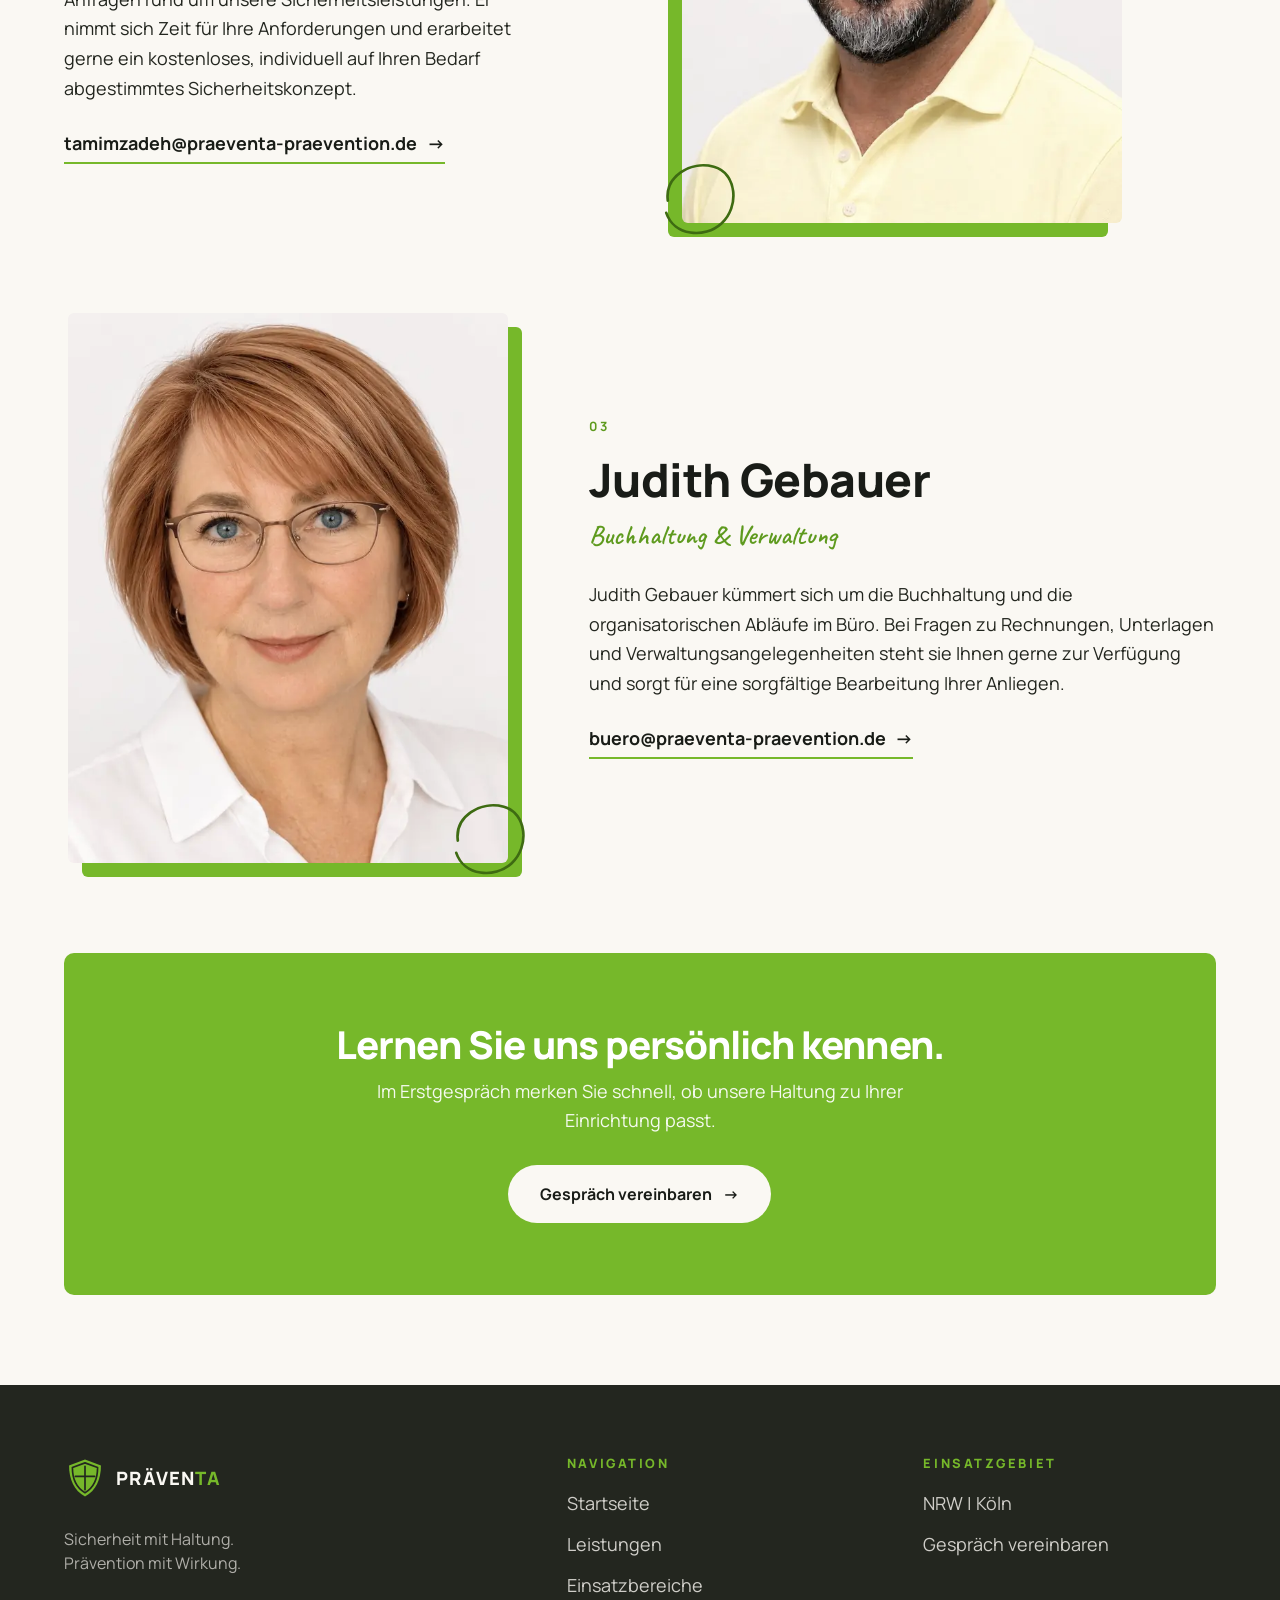
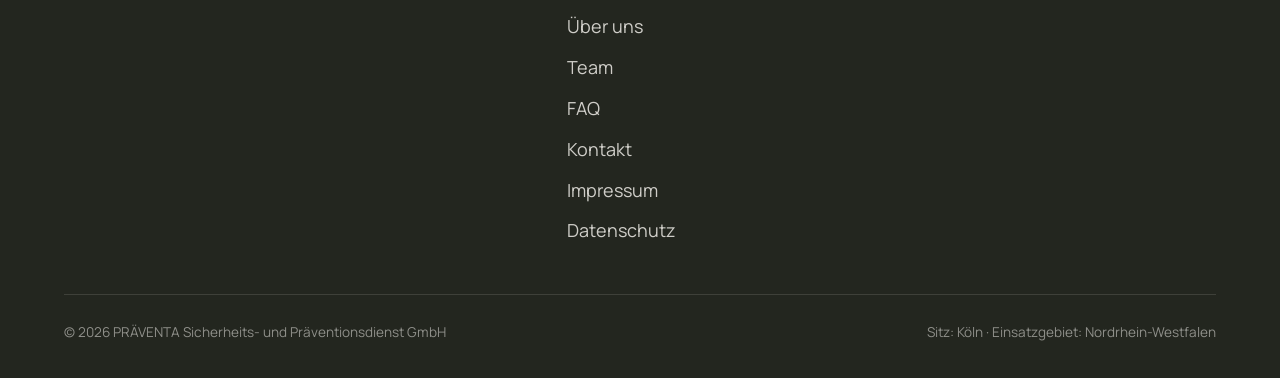
<file: team.html>
<!DOCTYPE html>
<html lang="de">
<head>
  <meta charset="UTF-8">
  <meta name="viewport" content="width=device-width, initial-scale=1.0">
  <title>Team | PRÄVENTA Sicherheits- und Präventionsdienst</title>
  <meta name="description" content="Das Team von PRÄVENTA: Ersan Kosari, Farid Tamimzadeh und Judith Gebauer – Ihre Ansprechpartner für Prävention, Sicherheit und Verwaltung in Köln und ganz NRW.">
  <link rel="canonical" href="https://www.praeventa-praevention.de/team">
  <meta name="robots" content="index, follow">
  <meta property="og:type" content="website">
  <meta property="og:locale" content="de_DE">
  <meta property="og:title" content="Team | PRÄVENTA">
  <meta property="og:description" content="Die Menschen hinter PRÄVENTA – Ihre persönlichen Ansprechpartner für Sicherheit mit Haltung.">
  <meta property="og:url" content="https://www.praeventa-praevention.de/team">
  <meta property="og:site_name" content="PRÄVENTA">
  <meta property="og:image" content="https://www.praeventa-praevention.de/img/team/tamimzadeh.webp">
  <link rel="preconnect" href="https://fonts.googleapis.com">
  <link rel="preconnect" href="https://fonts.gstatic.com" crossorigin>
  <link href="https://fonts.googleapis.com/css2?family=Manrope:wght@400;600;700;800&family=Caveat:wght@600&display=swap" rel="stylesheet">
  <link rel="icon" type="image/svg+xml" href="favicon.svg">
  <link rel="stylesheet" href="styles.css">
  <script type="application/ld+json">
  {
    "@context": "https://schema.org",
    "@type": "Organization",
    "name": "PRÄVENTA Sicherheits- und Präventionsdienst GmbH",
    "url": "https://www.praeventa-praevention.de/",
    "employee": [
      { "@type": "Person", "name": "Ersan Kosari", "jobTitle": "Geschäftsführender Inhaber", "email": "kosari@praeventa-praevention.de", "image": "https://www.praeventa-praevention.de/img/team/tamimzadeh.webp" },
      { "@type": "Person", "name": "Farid Tamimzadeh", "jobTitle": "Betriebsleiter", "email": "tamimzadeh@praeventa-praevention.de", "image": "https://www.praeventa-praevention.de/img/team/kosari.webp" },
      { "@type": "Person", "name": "Judith Gebauer", "jobTitle": "Buchhaltung & Verwaltung", "email": "buero@praeventa-praevention.de", "image": "https://www.praeventa-praevention.de/img/team/gebauer.webp" }
    ]
  }
  </script>
</head>
<body>

  <div class="cursor-dot" aria-hidden="true"><span class="cursor-label"></span></div>

  <header class="site-header">
    <a class="brand" href="/" aria-label="PRÄVENTA – Startseite">
      <img class="brand-logo" src="/logo.svg" alt="PRÄVENTA – Sicherheits- und Präventionsdienst" width="815" height="207">
    </a>
    <button class="nav-toggle" aria-expanded="false" aria-controls="mainNav" aria-label="Menü öffnen">
      <span></span><span></span><span></span>
    </button>
    <nav class="main-nav" id="mainNav" aria-label="Hauptnavigation">
      <a href="/leistungen">Leistungen</a>
      <a href="/einsatzbereiche">Einsatzbereiche</a>
      <a href="/team" class="is-active">Team</a>
      <a href="/ueber-uns">Über uns</a>
      <a href="/faq">FAQ</a>
      <a class="btn btn-green" href="/kontakt" data-cursor="ANFRAGE">Gespräch vereinbaren <span class="btn-arrow">→</span></a>
    </nav>
  </header>

  <main>
    <section class="page-hero">
      <div class="container">
        <p class="kicker reveal">Team</p>
        <h1 class="reveal">Die Menschen hinter PRÄVENTA.</h1>
        <p class="lead reveal reveal-d1">Sicherheit mit Haltung braucht Menschen mit Haltung. Drei feste Ansprechpartner – für Konzept, Einsatz und Verwaltung. Kurze Wege, klare Zuständigkeiten, persönlicher Kontakt.</p>
      </div>
    </section>

    <section class="container team-list" aria-label="Unser Team">

      <article class="team-member reveal">
        <div class="team-photo">
          <img src="/img/team/tamimzadeh.webp" alt="Ersan Kosari, Geschäftsführender Inhaber von PRÄVENTA" width="640" height="800" loading="eager" decoding="async">
          <svg class="team-mark sketch sketch-thin" viewBox="0 0 120 120" aria-hidden="true"><path d="M18 62 C14 30 48 10 78 18 C108 26 112 70 88 92 C66 112 26 108 16 78"/></svg>
        </div>
        <div class="team-text">
          <span class="team-num">01</span>
          <h2 class="team-name">Ersan Kosari</h2>
          <p class="team-role">Geschäftsführender Inhaber</p>
          <p class="team-bio">Ersan Kosari verbindet Erfahrung im operativen Sicherheitsdienst mit praktischer Erfahrung im pädagogischen Bereich. Seit über acht Jahren ist er in diesen Bereichen tätig und kennt die Anforderungen des Arbeitsalltags. Dabei legt er besonderen Wert auf professionelles Handeln, einen respektvollen Umgang und Sicherheit, die den Menschen in den Mittelpunkt stellt.</p>
          <a class="team-mail" href="mailto:kosari@praeventa-praevention.de" data-cursor="MAIL">kosari@praeventa-praevention.de <span class="btn-arrow">→</span></a>
        </div>
      </article>

      <article class="team-member reveal">
        <div class="team-photo">
          <img src="/img/team/kosari.webp" alt="Farid Tamimzadeh, Betriebsleiter bei PRÄVENTA" width="640" height="800" loading="lazy" decoding="async">
          <svg class="team-mark sketch sketch-thin" viewBox="0 0 120 120" aria-hidden="true"><path d="M18 62 C14 30 48 10 78 18 C108 26 112 70 88 92 C66 112 26 108 16 78"/></svg>
        </div>
        <div class="team-text">
          <span class="team-num">02</span>
          <h2 class="team-name">Farid Tamimzadeh</h2>
          <p class="team-role">Betriebsleiter</p>
          <p class="team-bio">Farid Tamimzadeh bringt mehr als 25 Jahre Erfahrung im Sicherheitsdienst mit. Als Betriebsleiter ist er Ihr Ansprechpartner für administrative Anliegen und Anfragen rund um unsere Sicherheitsleistungen. Er nimmt sich Zeit für Ihre Anforderungen und erarbeitet gerne ein kostenloses, individuell auf Ihren Bedarf abgestimmtes Sicherheitskonzept.</p>
          <a class="team-mail" href="mailto:tamimzadeh@praeventa-praevention.de" data-cursor="MAIL">tamimzadeh@praeventa-praevention.de <span class="btn-arrow">→</span></a>
        </div>
      </article>

      <article class="team-member reveal">
        <div class="team-photo">
          <img src="/img/team/gebauer.webp" alt="Judith Gebauer, Buchhaltung und Verwaltung bei PRÄVENTA" width="640" height="800" loading="lazy" decoding="async">
          <svg class="team-mark sketch sketch-thin" viewBox="0 0 120 120" aria-hidden="true"><path d="M18 62 C14 30 48 10 78 18 C108 26 112 70 88 92 C66 112 26 108 16 78"/></svg>
        </div>
        <div class="team-text">
          <span class="team-num">03</span>
          <h2 class="team-name">Judith Gebauer</h2>
          <p class="team-role">Buchhaltung &amp; Verwaltung</p>
          <p class="team-bio">Judith Gebauer kümmert sich um die Buchhaltung und die organisatorischen Abläufe im Büro. Bei Fragen zu Rechnungen, Unterlagen und Verwaltungsangelegenheiten steht sie Ihnen gerne zur Verfügung und sorgt für eine sorgfältige Bearbeitung Ihrer Anliegen.</p>
          <a class="team-mail" href="mailto:buero@praeventa-praevention.de" data-cursor="MAIL">buero@praeventa-praevention.de <span class="btn-arrow">→</span></a>
        </div>
      </article>

    </section>

    <div class="container">
      <div class="page-cta reveal">
        <h2>Lernen Sie uns persönlich kennen.</h2>
        <p>Im Erstgespräch merken Sie schnell, ob unsere Haltung zu Ihrer Einrichtung passt.</p>
        <a class="btn btn-light" href="/kontakt" data-magnetic data-cursor="ANFRAGE">Gespräch vereinbaren <span class="btn-arrow">→</span></a>
      </div>
    </div>
  </main>

  <footer class="site-footer">
    <div class="footer-grid">
      <div>
        <a class="brand" href="/" aria-label="PRÄVENTA – Startseite">
          <svg class="brand-mark" viewBox="0 0 100 100" aria-hidden="true">
            <path class="fill-green" d="M50 6 L88 20 C88 52 76 80 50 94 C24 80 12 52 12 20 Z"/>
            <path d="M50 14 L80 25 C80 51 71 73 50 85 C29 73 20 51 20 25 Z" fill="none" stroke="#23261F" stroke-width="4" stroke-linejoin="round"/>
            <path d="M50 22 V78 M27 46 H73" stroke="#23261F" stroke-width="4" stroke-linecap="round"/>
          </svg>
          <span class="brand-name">PRÄVEN<span style="color:var(--green)">TA</span></span>
        </a>
        <p class="footer-claim">Sicherheit mit Haltung.<br>Prävention mit Wirkung.</p>
      </div>
      <nav class="footer-col" aria-label="Footer-Navigation">
        <h4>Navigation</h4>
        <ul>
          <li><a href="/">Startseite</a></li>
          <li><a href="/leistungen">Leistungen</a></li>
          <li><a href="/einsatzbereiche">Einsatzbereiche</a></li>
          <li><a href="/ueber-uns">Über uns</a></li>
          <li><a href="/team">Team</a></li>
          <li><a href="/faq">FAQ</a></li>
          <li><a href="/kontakt">Kontakt</a></li>
          <li><a href="/impressum">Impressum</a></li>
          <li><a href="/datenschutz">Datenschutz</a></li>
        </ul>
      </nav>
      <div class="footer-col">
        <h4>Einsatzgebiet</h4>
        <ul>
          <li><a href="/#nrw">NRW | Köln</a></li>
          <li><a href="/kontakt">Gespräch vereinbaren</a></li>
        </ul>
      </div>
    </div>
    <div class="footer-meta">
      <span>© <span data-year>2026</span> PRÄVENTA Sicherheits- und Präventionsdienst GmbH</span>
      <span>Sitz: Köln · Einsatzgebiet: Nordrhein-Westfalen</span>
    </div>
  </footer>

  <div class="cookie-banner" id="cookieBanner" role="dialog" aria-modal="false" aria-label="Cookie-Einstellungen">
    <h3>Cookies &amp; Datenschutz</h3>
    <p>Wir verwenden nur technisch notwendige Cookies. Optionale Cookies (z.&nbsp;B. für Statistik) setzen wir ausschließlich mit Ihrer Einwilligung. Details finden Sie in unserer <a href="/datenschutz">Datenschutzerklärung</a>.</p>
    <div class="cookie-options">
      <label class="cookie-option"><input type="checkbox" checked disabled> Notwendig (immer aktiv)</label>
      <label class="cookie-option"><input type="checkbox" id="consentStats"> Statistik</label>
    </div>
    <div class="cookie-actions">
      <button class="btn btn-green" data-consent="all">Alle akzeptieren</button>
      <button class="btn btn-outline" data-consent="necessary">Nur notwendige</button>
    </div>
    <button class="cookie-settings-link" data-consent-toggle>Einstellungen</button>
  </div>

  <script src="script.js" defer></script>
</body>
</html>
</file>
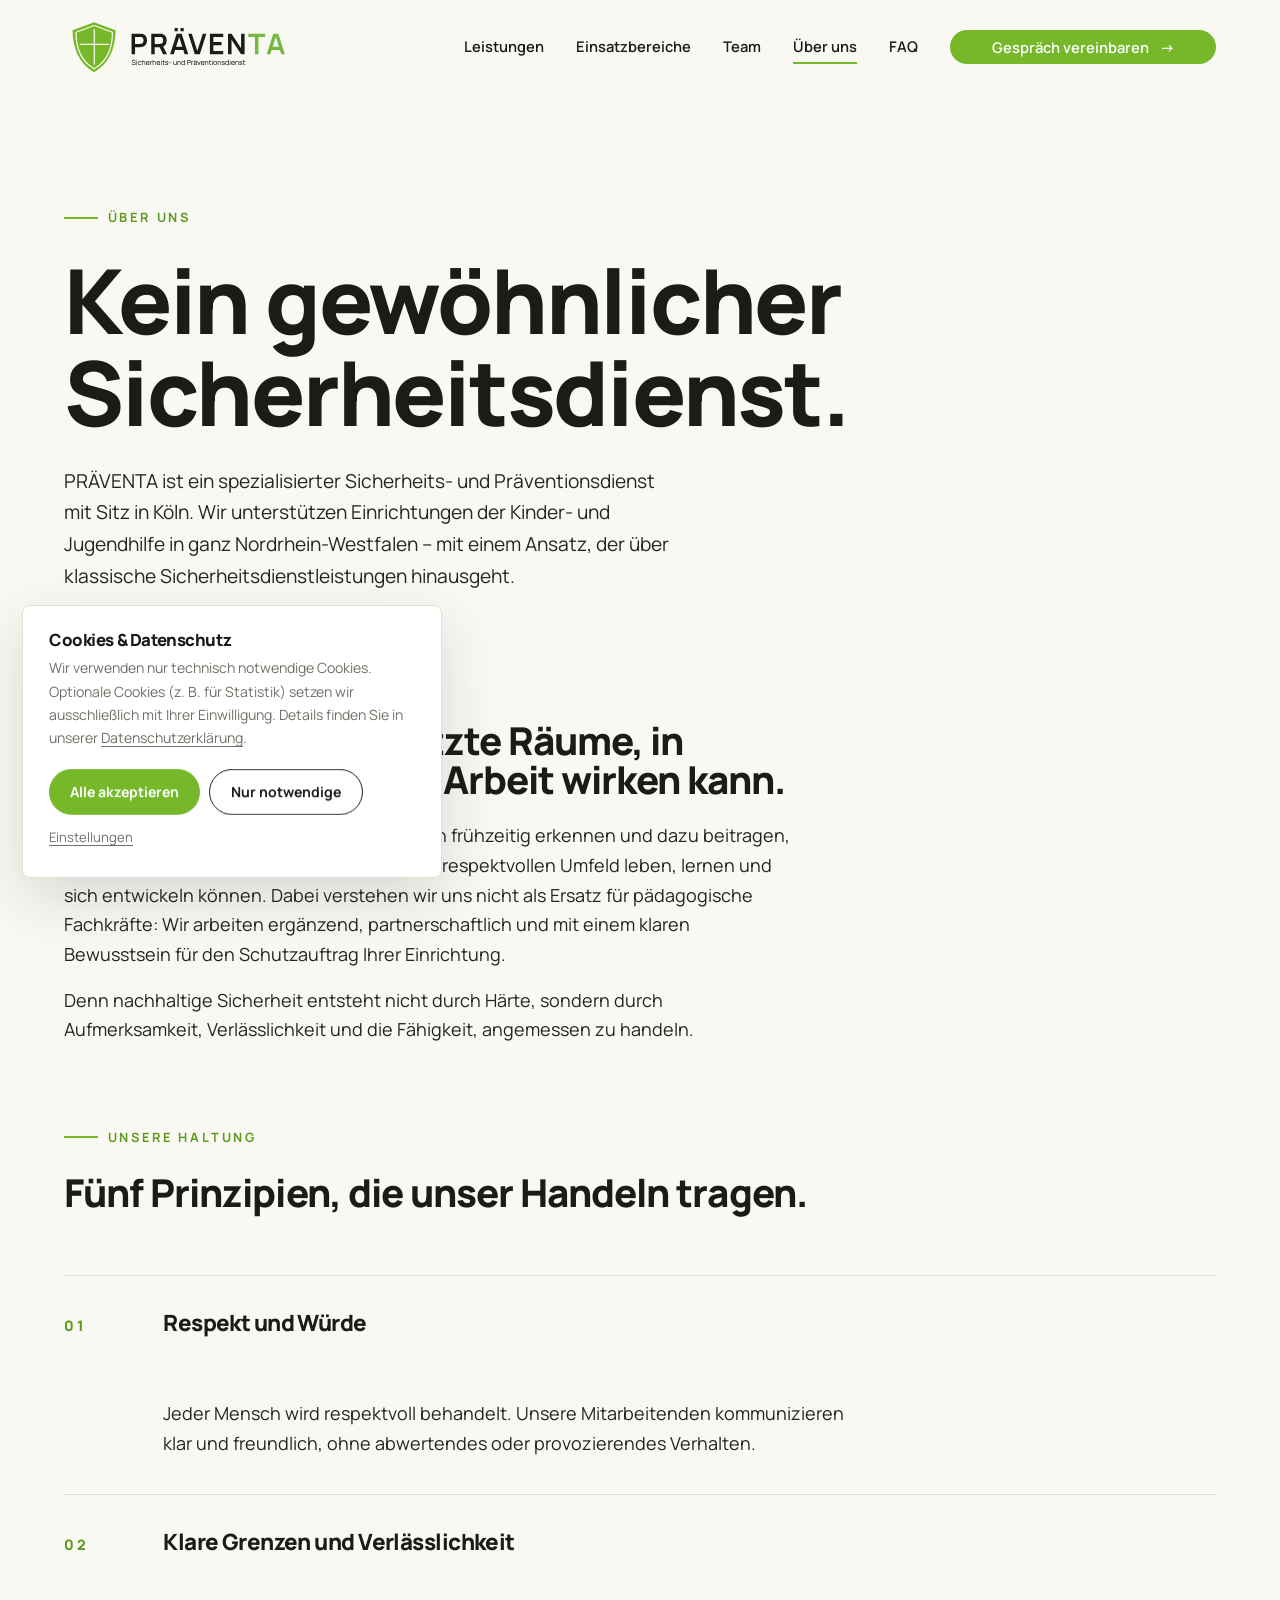
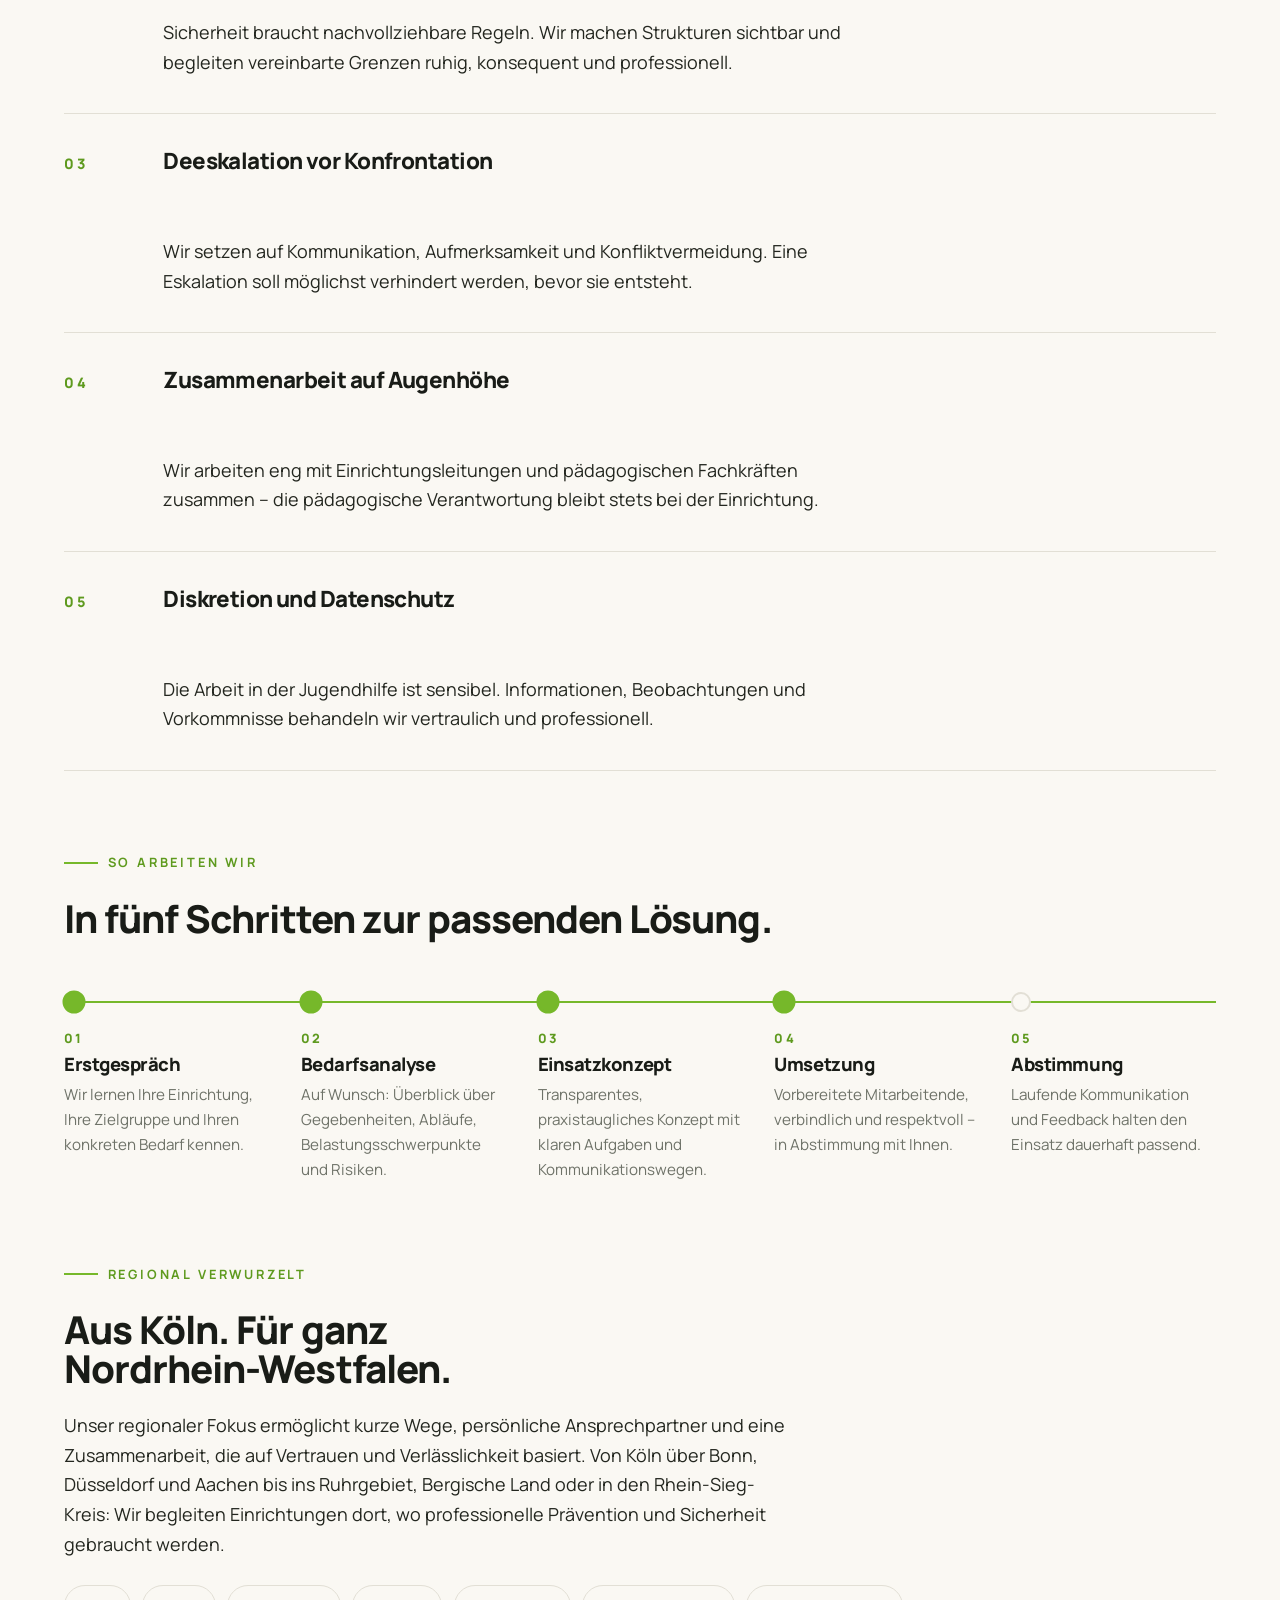
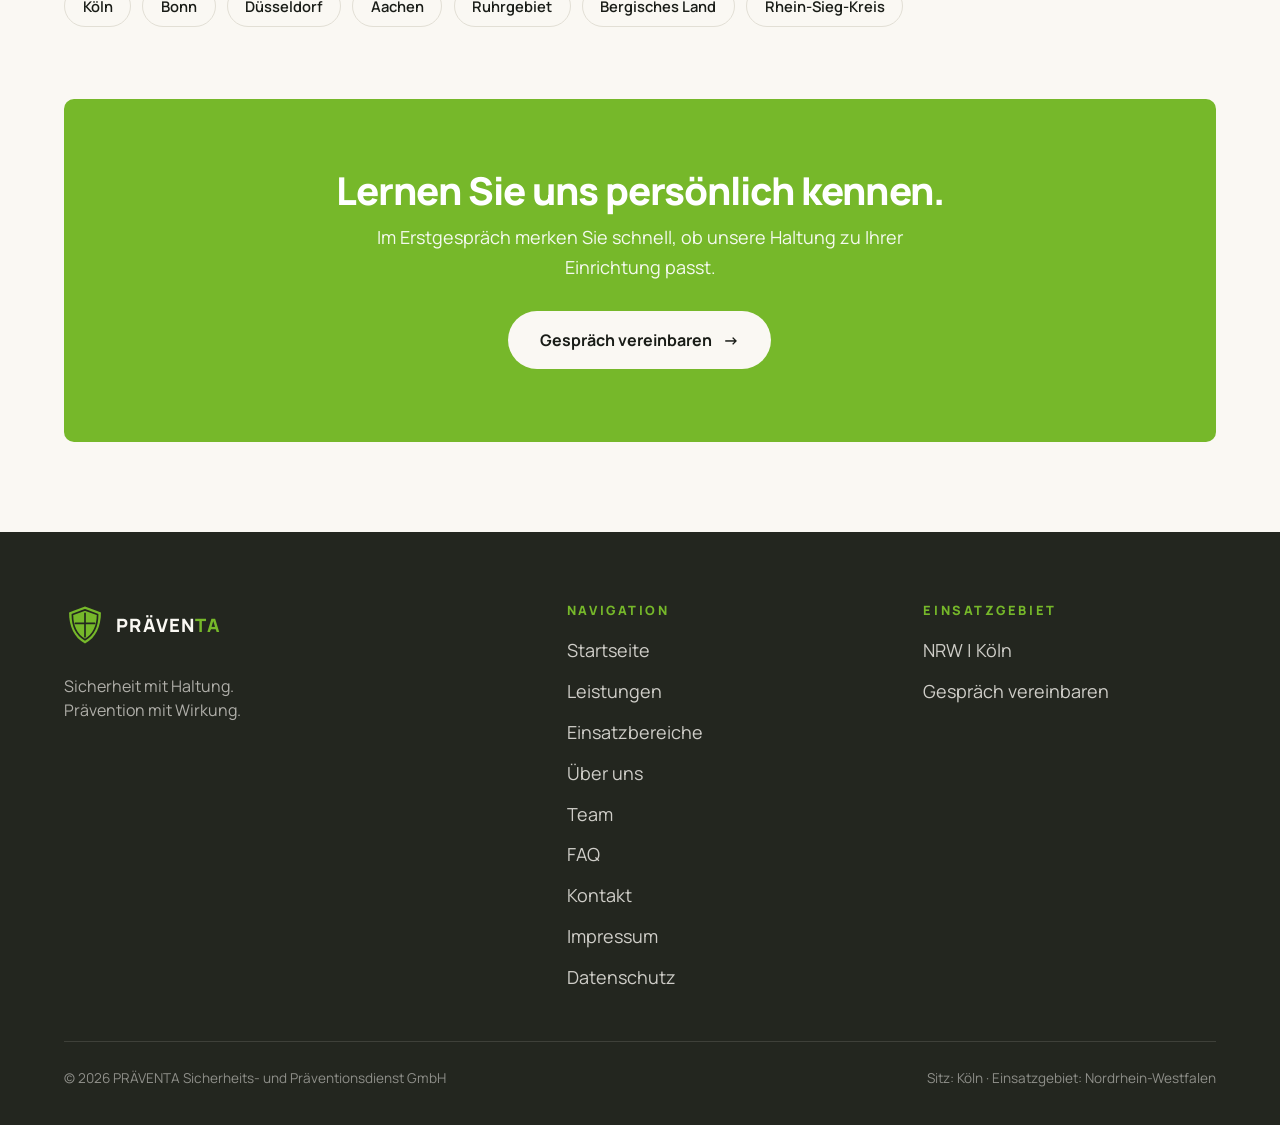
<file: ueber-uns.html>
<!DOCTYPE html>
<html lang="de">
<head>
  <meta charset="UTF-8">
  <meta name="viewport" content="width=device-width, initial-scale=1.0">
  <title>Über uns | PRÄVENTA Sicherheits- und Präventionsdienst</title>
  <meta name="description" content="PRÄVENTA aus Köln verbindet professionelle Sicherheitsarbeit mit Respekt für junge Menschen: Mission, Haltung und Arbeitsweise unseres Präventionsdienstes für die Jugendhilfe.">
  <link rel="canonical" href="https://www.praeventa-praevention.de/ueber-uns.html">
  <meta name="robots" content="index, follow">
  <meta property="og:type" content="website">
  <meta property="og:locale" content="de_DE">
  <meta property="og:title" content="Über uns | PRÄVENTA">
  <meta property="og:description" content="Mission, Haltung und Arbeitsweise von PRÄVENTA – Sicherheit mit Haltung für die Jugendhilfe in NRW.">
  <meta property="og:url" content="https://www.praeventa-praevention.de/ueber-uns.html">
  <meta property="og:site_name" content="PRÄVENTA">
  <link rel="preconnect" href="https://fonts.googleapis.com">
  <link rel="preconnect" href="https://fonts.gstatic.com" crossorigin>
  <link href="https://fonts.googleapis.com/css2?family=Manrope:wght@400;600;700;800&family=Caveat:wght@600&display=swap" rel="stylesheet">
  <link rel="icon" type="image/svg+xml" href="favicon.svg">
  <link rel="stylesheet" href="styles.css">
</head>
<body>

  <div class="cursor-dot" aria-hidden="true"><span class="cursor-label"></span></div>

  <header class="site-header">
    <a class="brand" href="/" aria-label="PRÄVENTA – Startseite">
      <img class="brand-logo" src="/logo.svg" alt="PRÄVENTA – Sicherheits- und Präventionsdienst" width="815" height="207">
    </a>
    <button class="nav-toggle" aria-expanded="false" aria-controls="mainNav" aria-label="Menü öffnen">
      <span></span><span></span><span></span>
    </button>
    <nav class="main-nav" id="mainNav" aria-label="Hauptnavigation">
      <a href="/leistungen">Leistungen</a>
      <a href="/einsatzbereiche">Einsatzbereiche</a>
      <a href="/team">Team</a>
      <a href="/ueber-uns" class="is-active">Über uns</a>
      <a href="/faq">FAQ</a>
      <a class="btn btn-green" href="/kontakt" data-cursor="ANFRAGE">Gespräch vereinbaren <span class="btn-arrow">→</span></a>
    </nav>
  </header>

  <main>
    <section class="page-hero">
      <div class="container">
        <p class="kicker reveal">Über uns</p>
        <h1 class="reveal">Kein gewöhnlicher Sicherheitsdienst.</h1>
        <p class="lead reveal reveal-d1">PRÄVENTA ist ein spezialisierter Sicherheits- und Präventionsdienst mit Sitz in Köln. Wir unterstützen Einrichtungen der Kinder- und Jugendhilfe in ganz Nordrhein-Westfalen – mit einem Ansatz, der über klassische Sicherheitsdienstleistungen hinausgeht.</p>
      </div>
    </section>

    <section class="container" style="padding-bottom: clamp(3rem, 8vh, 6rem);">
      <p class="kicker reveal">Unsere Mission</p>
      <h2 class="reveal" style="font-size: var(--display-sm); max-width: 28ch;">Wir schaffen geschützte Räume, in denen pädagogische Arbeit wirken kann.</h2>
      <p class="reveal reveal-d1" style="margin-top: 1.4rem; color: var(--anthracite); max-width: 46rem;">Wir möchten Mitarbeitende entlasten, Risiken frühzeitig erkennen und dazu beitragen, dass junge Menschen in einem sicheren und respektvollen Umfeld leben, lernen und sich entwickeln können. Dabei verstehen wir uns nicht als Ersatz für pädagogische Fachkräfte: Wir arbeiten ergänzend, partnerschaftlich und mit einem klaren Bewusstsein für den Schutzauftrag Ihrer Einrichtung.</p>
      <p class="reveal reveal-d2" style="margin-top: 1rem; color: var(--anthracite); max-width: 46rem;">Denn nachhaltige Sicherheit entsteht nicht durch Härte, sondern durch Aufmerksamkeit, Verlässlichkeit und die Fähigkeit, angemessen zu handeln.</p>
    </section>

    <section class="container" style="padding-bottom: clamp(3rem, 8vh, 6rem);">
      <p class="kicker reveal">Unsere Haltung</p>
      <h2 class="reveal" style="font-size: var(--display-sm);">Fünf Prinzipien, die unser Handeln tragen.</h2>
      <div class="values-list">
        <div class="value-item reveal">
          <span class="value-num">01</span>
          <h3 class="value-name" style="font-size: 1.4rem;">Respekt und Würde</h3>
          <p class="value-text">Jeder Mensch wird respektvoll behandelt. Unsere Mitarbeitenden kommunizieren klar und freundlich, ohne abwertendes oder provozierendes Verhalten.</p>
        </div>
        <div class="value-item reveal">
          <span class="value-num">02</span>
          <h3 class="value-name" style="font-size: 1.4rem;">Klare Grenzen und Verlässlichkeit</h3>
          <p class="value-text">Sicherheit braucht nachvollziehbare Regeln. Wir machen Strukturen sichtbar und begleiten vereinbarte Grenzen ruhig, konsequent und professionell.</p>
        </div>
        <div class="value-item reveal">
          <span class="value-num">03</span>
          <h3 class="value-name" style="font-size: 1.4rem;">Deeskalation vor Konfrontation</h3>
          <p class="value-text">Wir setzen auf Kommunikation, Aufmerksamkeit und Konfliktvermeidung. Eine Eskalation soll möglichst verhindert werden, bevor sie entsteht.</p>
        </div>
        <div class="value-item reveal">
          <span class="value-num">04</span>
          <h3 class="value-name" style="font-size: 1.4rem;">Zusammenarbeit auf Augenhöhe</h3>
          <p class="value-text">Wir arbeiten eng mit Einrichtungsleitungen und pädagogischen Fachkräften zusammen – die pädagogische Verantwortung bleibt stets bei der Einrichtung.</p>
        </div>
        <div class="value-item reveal">
          <span class="value-num">05</span>
          <h3 class="value-name" style="font-size: 1.4rem;">Diskretion und Datenschutz</h3>
          <p class="value-text">Die Arbeit in der Jugendhilfe ist sensibel. Informationen, Beobachtungen und Vorkommnisse behandeln wir vertraulich und professionell.</p>
        </div>
      </div>
    </section>

    <section class="container" style="padding-bottom: clamp(3rem, 8vh, 6rem);">
      <p class="kicker reveal">So arbeiten wir</p>
      <h2 class="reveal" style="font-size: var(--display-sm);">In fünf Schritten zur passenden Lösung.</h2>
      <div class="process-track" data-process style="margin-top: clamp(2.5rem, 6vh, 4rem);">
        <span class="track-fill" aria-hidden="true"></span>
        <div class="process-step" data-step>
          <span class="step-num">01</span>
          <h3>Erstgespräch</h3>
          <p>Wir lernen Ihre Einrichtung, Ihre Zielgruppe und Ihren konkreten Bedarf kennen.</p>
        </div>
        <div class="process-step" data-step>
          <span class="step-num">02</span>
          <h3>Bedarfsanalyse</h3>
          <p>Auf Wunsch: Überblick über Gegebenheiten, Abläufe, Belastungsschwerpunkte und Risiken.</p>
        </div>
        <div class="process-step" data-step>
          <span class="step-num">03</span>
          <h3>Einsatzkonzept</h3>
          <p>Transparentes, praxistaugliches Konzept mit klaren Aufgaben und Kommunikationswegen.</p>
        </div>
        <div class="process-step" data-step>
          <span class="step-num">04</span>
          <h3>Umsetzung</h3>
          <p>Vorbereitete Mitarbeitende, verbindlich und respektvoll – in Abstimmung mit Ihnen.</p>
        </div>
        <div class="process-step" data-step>
          <span class="step-num">05</span>
          <h3>Abstimmung</h3>
          <p>Laufende Kommunikation und Feedback halten den Einsatz dauerhaft passend.</p>
        </div>
      </div>
    </section>

    <section class="container" style="padding-bottom: clamp(3rem, 8vh, 6rem);">
      <p class="kicker reveal">Regional verwurzelt</p>
      <h2 class="reveal" style="font-size: var(--display-sm); max-width: 24ch;">Aus Köln. Für ganz Nordrhein-Westfalen.</h2>
      <p class="reveal reveal-d1" style="margin-top: 1.4rem; color: var(--anthracite); max-width: 46rem;">Unser regionaler Fokus ermöglicht kurze Wege, persönliche Ansprechpartner und eine Zusammenarbeit, die auf Vertrauen und Verlässlichkeit basiert. Von Köln über Bonn, Düsseldorf und Aachen bis ins Ruhrgebiet, Bergische Land oder in den Rhein-Sieg-Kreis: Wir begleiten Einrichtungen dort, wo professionelle Prävention und Sicherheit gebraucht werden.</p>
      <ul class="nrw-cities reveal reveal-d2" style="margin-top: 1.6rem;">
        <li style="border-color: var(--line); ">Köln</li>
        <li style="border-color: var(--line);">Bonn</li>
        <li style="border-color: var(--line);">Düsseldorf</li>
        <li style="border-color: var(--line);">Aachen</li>
        <li style="border-color: var(--line);">Ruhrgebiet</li>
        <li style="border-color: var(--line);">Bergisches Land</li>
        <li style="border-color: var(--line);">Rhein-Sieg-Kreis</li>
      </ul>
    </section>

    <div class="container">
      <div class="page-cta reveal">
        <h2>Lernen Sie uns persönlich kennen.</h2>
        <p>Im Erstgespräch merken Sie schnell, ob unsere Haltung zu Ihrer Einrichtung passt.</p>
        <a class="btn btn-light" href="/kontakt" data-magnetic data-cursor="ANFRAGE">Gespräch vereinbaren <span class="btn-arrow">→</span></a>
      </div>
    </div>
  </main>

  <footer class="site-footer">
    <div class="footer-grid">
      <div>
        <a class="brand" href="/" aria-label="PRÄVENTA – Startseite">
          <svg class="brand-mark" viewBox="0 0 100 100" aria-hidden="true">
            <path class="fill-green" d="M50 6 L88 20 C88 52 76 80 50 94 C24 80 12 52 12 20 Z"/>
            <path d="M50 14 L80 25 C80 51 71 73 50 85 C29 73 20 51 20 25 Z" fill="none" stroke="#23261F" stroke-width="4" stroke-linejoin="round"/>
            <path d="M50 22 V78 M27 46 H73" stroke="#23261F" stroke-width="4" stroke-linecap="round"/>
          </svg>
          <span class="brand-name">PRÄVEN<span style="color:var(--green)">TA</span></span>
        </a>
        <p class="footer-claim">Sicherheit mit Haltung.<br>Prävention mit Wirkung.</p>
      </div>
      <nav class="footer-col" aria-label="Footer-Navigation">
        <h4>Navigation</h4>
        <ul>
          <li><a href="/">Startseite</a></li>
          <li><a href="/leistungen">Leistungen</a></li>
          <li><a href="/einsatzbereiche">Einsatzbereiche</a></li>
          <li><a href="/ueber-uns">Über uns</a></li>
          <li><a href="/team">Team</a></li>
          <li><a href="/faq">FAQ</a></li>
          <li><a href="/kontakt">Kontakt</a></li>
          <li><a href="/impressum">Impressum</a></li>
          <li><a href="/datenschutz">Datenschutz</a></li>
        </ul>
      </nav>
      <div class="footer-col">
        <h4>Einsatzgebiet</h4>
        <ul>
          <li><a href="/#nrw">NRW | Köln</a></li>
          <li><a href="/kontakt">Gespräch vereinbaren</a></li>
        </ul>
      </div>
    </div>
    <div class="footer-meta">
      <span>© <span data-year>2026</span> PRÄVENTA Sicherheits- und Präventionsdienst GmbH</span>
      <span>Sitz: Köln · Einsatzgebiet: Nordrhein-Westfalen</span>
    </div>
  </footer>

  <div class="cookie-banner" id="cookieBanner" role="dialog" aria-modal="false" aria-label="Cookie-Einstellungen">
    <h3>Cookies &amp; Datenschutz</h3>
    <p>Wir verwenden nur technisch notwendige Cookies. Optionale Cookies (z.&nbsp;B. für Statistik) setzen wir ausschließlich mit Ihrer Einwilligung. Details finden Sie in unserer <a href="/datenschutz">Datenschutzerklärung</a>.</p>
    <div class="cookie-options">
      <label class="cookie-option"><input type="checkbox" checked disabled> Notwendig (immer aktiv)</label>
      <label class="cookie-option"><input type="checkbox" id="consentStats"> Statistik</label>
    </div>
    <div class="cookie-actions">
      <button class="btn btn-green" data-consent="all">Alle akzeptieren</button>
      <button class="btn btn-outline" data-consent="necessary">Nur notwendige</button>
    </div>
    <button class="cookie-settings-link" data-consent-toggle>Einstellungen</button>
  </div>

  <script src="script.js" defer></script>
</body>
</html>
</file>
<file: styles.css>
/* Fix: Sticky-Headline Leistungen kompakter, damit sie nicht in die rechte Spalte läuft */
.services-layout .services-sticky h2 { font-size: clamp(2.2rem, 4.6vw, 4.4rem); }
/* ==========================================================================
   PRÄVENTA — Designsystem
   Sicherheit mit Haltung. Prävention mit Wirkung.
   ========================================================================== */

:root {
  /* Farbwelt — orientiert am Logo */
  --green: #76B82A;
  --green-deep: #5E9A1E;
  --green-ink: #3E6B12;
  --green-tint: #EEF6E2;
  --green-tint-2: #E2F0CE;
  --paper: #FAF8F3;
  --paper-2: #F3F1EA;
  --ink: #191C17;
  --anthracite: #23261F;
  --grey: #6E7268;
  --line: #E2DFD5;
  --white: #FFFFFF;

  /* Typografie */
  --font-sans: "Manrope", "Inter", -apple-system, BlinkMacSystemFont, "Segoe UI", sans-serif;
  --font-hand: "Caveat", "Comic Sans MS", cursive;

  /* Skalen */
  --display-xl: clamp(3rem, 11vw, 10.5rem);
  --display-lg: clamp(2.4rem, 7vw, 6.5rem);
  --display-md: clamp(1.9rem, 4.5vw, 4rem);
  --display-sm: clamp(1.4rem, 3vw, 2.4rem);

  --space-section: clamp(6rem, 14vh, 12rem);
  --gutter: clamp(1.25rem, 5vw, 6rem);

  --ease-out: cubic-bezier(0.22, 1, 0.36, 1);
  --ease-inout: cubic-bezier(0.65, 0, 0.35, 1);
  --dur: 0.9s;

  --radius: 2px;
}

/* Reset & Basis */
*, *::before, *::after { box-sizing: border-box; margin: 0; padding: 0; }

html {
  scroll-behavior: smooth;
  -webkit-text-size-adjust: 100%;
}

body {
  font-family: var(--font-sans);
  font-size: clamp(1rem, 0.4vw + 0.9rem, 1.125rem);
  line-height: 1.65;
  color: var(--ink);
  background: var(--paper);
  -webkit-font-smoothing: antialiased;
  overflow-x: hidden;
}

::selection { background: var(--green); color: var(--white); }

img, svg { max-width: 100%; height: auto; display: block; }

a { color: inherit; text-decoration: none; }

h1, h2, h3, h4 {
  font-weight: 800;
  line-height: 1.02;
  letter-spacing: -0.025em;
  text-wrap: balance;
}

p { max-width: 62ch; }

button { font: inherit; cursor: pointer; background: none; border: none; color: inherit; }

:focus-visible { outline: 2px solid var(--green); outline-offset: 4px; }

/* Custom Cursor (nur Desktop mit Maus) */
.cursor-dot {
  position: fixed;
  top: 0; left: 0;
  width: 10px; height: 10px;
  border-radius: 50%;
  background: var(--ink);
  pointer-events: none;
  z-index: 9999;
  transform: translate(-50%, -50%);
  transition: width 0.35s var(--ease-out), height 0.35s var(--ease-out),
              background 0.35s var(--ease-out), opacity 0.3s;
  display: none;
  will-change: transform;
}
.cursor-dot .cursor-label {
  position: absolute;
  inset: 0;
  display: grid;
  place-items: center;
  font-size: 11px;
  font-weight: 700;
  letter-spacing: 0.08em;
  color: var(--white);
  opacity: 0;
  transition: opacity 0.25s;
  white-space: nowrap;
}
.cursor-dot.is-hover {
  width: 64px; height: 64px;
  background: var(--green);
  mix-blend-mode: normal;
}
.cursor-dot.is-hover .cursor-label { opacity: 1; }
@media (hover: hover) and (pointer: fine) {
  .cursor-dot { display: block; }
  body.has-cursor a, body.has-cursor button { cursor: none; }
  body.has-cursor { cursor: none; }
}

/* Header / Navigation */
.site-header {
  position: fixed;
  top: 0; left: 0; right: 0;
  z-index: 900;
  display: flex;
  align-items: center;
  justify-content: space-between;
  padding: 1.1rem var(--gutter);
  transition: background 0.4s var(--ease-out), box-shadow 0.4s var(--ease-out),
              padding 0.4s var(--ease-out), transform 0.45s var(--ease-out);
}
.site-header.is-scrolled {
  background: rgba(250, 248, 243, 0.92);
  backdrop-filter: blur(12px);
  -webkit-backdrop-filter: blur(12px);
  box-shadow: 0 1px 0 var(--line);
  padding-top: 0.75rem;
  padding-bottom: 0.75rem;
}
.site-header.is-hidden { transform: translateY(-110%); }

.brand {
  display: inline-flex;
  align-items: center;
  gap: 0.65rem;
  font-weight: 800;
  letter-spacing: 0.02em;
}
.brand-mark {
  width: 42px; height: 42px;
  flex: none;
}
.brand-name {
  font-size: 1.15rem;
  letter-spacing: 0.06em;
}
.brand-name span { color: var(--green-deep); }
.brand-logo {
  height: 58px;
  width: auto;
  display: block;
  transition: height 0.4s var(--ease-out);
}
.site-header.is-scrolled .brand-logo { height: 46px; }
@media (max-width: 860px) {
  .brand-logo { height: 46px; }
  .site-header.is-scrolled .brand-logo { height: 40px; }
}

.main-nav { display: flex; align-items: center; gap: clamp(1rem, 2.5vw, 2.4rem); }
.main-nav a {
  font-size: 0.92rem;
  font-weight: 600;
  position: relative;
  padding: 0.3rem 0;
}
.main-nav a:not(.btn)::after {
  content: "";
  position: absolute;
  left: 0; bottom: 0;
  width: 100%; height: 2px;
  background: var(--green);
  transform: scaleX(0);
  transform-origin: right;
  transition: transform 0.4s var(--ease-out);
}
.main-nav a:not(.btn):hover::after,
.main-nav a:not(.btn).is-active::after {
  transform: scaleX(1);
  transform-origin: left;
}

.nav-toggle {
  display: none;
  flex-direction: column;
  gap: 6px;
  padding: 0.6rem;
  z-index: 1001;
}
.nav-toggle span {
  width: 26px; height: 2px;
  background: var(--ink);
  transition: transform 0.35s var(--ease-out), opacity 0.25s;
}
.nav-toggle[aria-expanded="true"] span:nth-child(1) { transform: translateY(8px) rotate(45deg); }
.nav-toggle[aria-expanded="true"] span:nth-child(2) { opacity: 0; }
.nav-toggle[aria-expanded="true"] span:nth-child(3) { transform: translateY(-8px) rotate(-45deg); }

@media (max-width: 860px) {
  .nav-toggle { display: flex; }
  .main-nav {
    position: fixed;
    inset: 0;
    background: var(--anthracite);
    color: var(--paper);
    flex-direction: column;
    justify-content: center;
    gap: 2rem;
    transform: translateY(-100%);
    transition: transform 0.55s var(--ease-inout);
    z-index: 1000;
  }
  .main-nav.is-open { transform: translateY(0); }
  .main-nav a { font-size: clamp(1.6rem, 6vw, 2.4rem); font-weight: 800; }
  .main-nav a:not(.btn)::after { height: 3px; }
}

/* Buttons */
.btn {
  display: inline-flex;
  align-items: center;
  gap: 0.7rem;
  padding: 1rem 2rem;
  font-weight: 700;
  font-size: 1rem;
  border-radius: 999px;
  transition: transform 0.35s var(--ease-out), background 0.3s, color 0.3s, border-color 0.3s;
  will-change: transform;
  white-space: nowrap;
}
.btn .btn-arrow { transition: transform 0.35s var(--ease-out); }
.btn:hover .btn-arrow { transform: translateX(5px); }

.btn-primary { background: var(--ink); color: var(--paper); }
.btn-primary:hover { background: var(--green-deep); color: var(--white); }

.btn-green { background: var(--green); color: var(--white); }
.btn-green:hover { background: var(--ink); }

.btn-outline {
  border: 1.5px solid var(--ink);
  background: transparent;
}
.btn-outline:hover { background: var(--ink); color: var(--paper); }

.btn-light { background: var(--paper); color: var(--ink); }
.btn-light:hover { background: var(--anthracite); color: var(--paper); }

/* Layout-Helfer */
.container {
  width: 100%;
  max-width: 1440px;
  margin-inline: auto;
  padding-inline: var(--gutter);
}
.section { padding-block: var(--space-section); position: relative; }

.kicker {
  display: inline-flex;
  align-items: center;
  gap: 0.6rem;
  font-size: 0.8rem;
  font-weight: 700;
  letter-spacing: 0.22em;
  text-transform: uppercase;
  color: var(--green-deep);
  margin-bottom: 1.6rem;
}
.kicker::before {
  content: "";
  width: 34px; height: 2px;
  background: var(--green);
}

.hand-note {
  font-family: var(--font-hand);
  font-size: clamp(1.2rem, 2vw, 1.6rem);
  color: var(--green-deep);
  font-weight: 600;
  line-height: 1.2;
  transform: rotate(-2deg);
  display: inline-block;
}

/* Handgezeichnete Unterstreichung */
.u-mark { position: relative; white-space: nowrap; }
.u-mark svg {
  position: absolute;
  left: -2%; bottom: -0.18em;
  width: 104%; height: 0.35em;
  overflow: visible;
}
.u-mark svg path {
  fill: none;
  stroke: var(--green);
  stroke-width: 7;
  stroke-linecap: round;
  stroke-dasharray: 1000;
  stroke-dashoffset: 1000;
}
.in-view .u-mark svg path,
.u-mark.in-view svg path {
  animation: draw 1.1s var(--ease-out) 0.35s forwards;
}
@keyframes draw { to { stroke-dashoffset: 0; } }

/* Scroll-Reveal */
.reveal {
  opacity: 0;
  transform: translateY(36px);
  transition: opacity var(--dur) var(--ease-out), transform var(--dur) var(--ease-out);
}
.reveal.in-view { opacity: 1; transform: none; }
.reveal-d1 { transition-delay: 0.1s; }
.reveal-d2 { transition-delay: 0.2s; }
.reveal-d3 { transition-delay: 0.3s; }

/* Parallax-Elemente */
[data-parallax] { will-change: transform; }
/* HERO */
.hero {
  min-height: 100svh;
  display: flex;
  flex-direction: column;
  justify-content: center;
  position: relative;
  padding-top: 7rem;
  overflow: hidden;
}
.hero-inner { position: relative; z-index: 2; }

.hero-title {
  font-size: var(--display-xl);
  text-transform: uppercase;
  letter-spacing: -0.03em;
  line-height: 0.92;
}
.hero-title .line { display: block; overflow: hidden; }
.hero-title .line > span {
  display: inline-block;
  transform: translateY(110%);
  animation: rise 1.1s var(--ease-out) forwards;
}
.hero-title .line:nth-child(2) > span { animation-delay: 0.12s; color: var(--green); }
@keyframes rise { to { transform: translateY(0); } }

.hero-sub {
  margin-top: 2.2rem;
  font-size: clamp(1.05rem, 1.6vw, 1.35rem);
  max-width: 34rem;
  color: var(--anthracite);
  opacity: 0;
  animation: fadeUp 1s var(--ease-out) 0.5s forwards;
}
.hero-cta {
  display: flex;
  flex-wrap: wrap;
  gap: 1rem;
  margin-top: 2.6rem;
  opacity: 0;
  animation: fadeUp 1s var(--ease-out) 0.7s forwards;
}
@keyframes fadeUp {
  from { opacity: 0; transform: translateY(24px); }
  to { opacity: 1; transform: none; }
}

.hero-scene {
  position: absolute;
  right: calc(var(--gutter) * 0.5);
  bottom: 0;
  width: min(46vw, 640px);
  z-index: 1;
  pointer-events: none;
}
.hero-scene svg { width: 100%; height: auto; }

.hero-scroll-hint {
  position: absolute;
  bottom: 2rem;
  left: var(--gutter);
  display: flex;
  align-items: center;
  gap: 0.8rem;
  font-size: 0.8rem;
  font-weight: 700;
  letter-spacing: 0.2em;
  text-transform: uppercase;
  color: var(--grey);
  opacity: 0;
  animation: fadeUp 1s var(--ease-out) 1.1s forwards;
}
.hero-scroll-hint .wheel {
  width: 1px; height: 44px;
  background: var(--line);
  position: relative;
  overflow: hidden;
}
.hero-scroll-hint .wheel::after {
  content: "";
  position: absolute;
  top: -50%; left: 0;
  width: 100%; height: 50%;
  background: var(--green);
  animation: scrollLine 2s var(--ease-inout) infinite;
}
@keyframes scrollLine {
  0% { top: -50%; }
  60%, 100% { top: 110%; }
}

@media (max-width: 860px) {
  .hero { padding-top: 6rem; }
  .hero-scene {
    position: relative;
    right: auto;
    width: min(80vw, 420px);
    margin: 3rem auto 0;
  }
  .hero-scroll-hint { display: none; }
}

/* Figuren-Ästhetik (SVG global) */
.sketch { stroke: var(--anthracite); stroke-width: 5; fill: none; stroke-linecap: round; stroke-linejoin: round; }
.sketch-thin { stroke-width: 3.5; }
.sketch-green { stroke: var(--green); }
.fill-green { fill: var(--green); stroke: none; }
.fill-paper { fill: var(--paper); }

/* INTRO */
.intro { background: var(--paper); }
.intro-statement {
  font-size: var(--display-lg);
  font-weight: 800;
  letter-spacing: -0.03em;
  line-height: 1.05;
  max-width: 20ch;
}
.intro-statement em {
  font-style: normal;
  color: var(--green-deep);
}
.intro-body {
  margin-top: 2.4rem;
  font-size: clamp(1.1rem, 1.6vw, 1.4rem);
  max-width: 40rem;
  color: var(--anthracite);
}
.intro-figure {
  position: absolute;
  right: var(--gutter);
  bottom: var(--space-section);
  width: clamp(90px, 12vw, 170px);
  opacity: 0.9;
}
@media (max-width: 1000px) { .intro-figure { display: none; } }

/* MISSION */
.mission {
  background: var(--anthracite);
  color: var(--paper);
}
.mission .kicker { color: var(--green); }
.mission-title {
  font-size: var(--display-md);
  max-width: 24ch;
  line-height: 1.12;
}
.mission-title .hl {
  position: relative;
  display: inline-block;
  padding: 0 0.18em;
  z-index: 1;
  white-space: nowrap;
}
.mission-title .hl::before {
  content: "";
  position: absolute;
  inset: 0.08em -0.05em;
  background: var(--green);
  z-index: -1;
  transform: scaleX(0);
  transform-origin: left;
  transition: transform 0.7s var(--ease-out);
  border-radius: 3px;
}
.mission-title .hl.in-view::before { transform: scaleX(1); }
.mission-body {
  margin-top: 2.5rem;
  font-size: 1.15rem;
  color: rgba(250, 248, 243, 0.78);
  max-width: 46rem;
}
.mission-grid {
  display: grid;
  grid-template-columns: 1.4fr 1fr;
  gap: clamp(2rem, 6vw, 6rem);
  align-items: end;
}
.mission-aside { position: relative; }
.mission-aside .hand-note { color: var(--green); }
.mission-shield { width: clamp(140px, 16vw, 220px); margin-top: 1.4rem; }
.mission-shield .draw-path {
  stroke-dasharray: 900;
  stroke-dashoffset: 900;
}
.mission-shield.in-view .draw-path { animation: draw 1.6s var(--ease-out) 0.2s forwards; }
@media (max-width: 860px) {
  .mission-grid { grid-template-columns: 1fr; }
}

/* FÜR WEN */
.audience-head { max-width: 44rem; margin-bottom: clamp(2.5rem, 6vh, 4.5rem); }
.audience-title { font-size: var(--display-md); }
.audience-grid {
  display: grid;
  grid-template-columns: repeat(3, 1fr);
  border-top: 1px solid var(--line);
  border-left: 1px solid var(--line);
}
.audience-card {
  position: relative;
  border-right: 1px solid var(--line);
  border-bottom: 1px solid var(--line);
  padding: clamp(1.6rem, 3vw, 2.6rem);
  min-height: clamp(200px, 24vw, 300px);
  display: flex;
  flex-direction: column;
  justify-content: space-between;
  overflow: hidden;
  transition: transform 0.45s var(--ease-out);
  background: var(--paper);
}
.audience-card::before {
  content: "";
  position: absolute;
  inset: 0;
  background: var(--green-tint);
  transform: translateY(101%);
  transition: transform 0.5s var(--ease-out);
  z-index: 0;
}
.audience-card:hover { transform: translateY(-6px); }
.audience-card:hover::before { transform: translateY(0); }
.audience-num {
  position: relative;
  z-index: 1;
  font-size: 0.85rem;
  font-weight: 800;
  letter-spacing: 0.15em;
  color: var(--green-deep);
}
.audience-name {
  position: relative;
  z-index: 1;
  font-size: clamp(1.15rem, 1.8vw, 1.55rem);
  font-weight: 800;
  letter-spacing: -0.015em;
  max-width: 14ch;
}
.audience-card .card-mark {
  position: absolute;
  right: 1.4rem;
  bottom: 1.2rem;
  width: 54px;
  opacity: 0;
  transform: rotate(-6deg) scale(0.8);
  transition: opacity 0.4s var(--ease-out), transform 0.4s var(--ease-out);
  z-index: 1;
}
.audience-card:hover .card-mark { opacity: 1; transform: rotate(0deg) scale(1); }
@media (max-width: 960px) { .audience-grid { grid-template-columns: repeat(2, 1fr); } }
@media (max-width: 560px) { .audience-grid { grid-template-columns: 1fr; } }
/* LEISTUNGEN — Sticky Storytelling */
.services { background: var(--paper-2); }
.services-layout {
  display: grid;
  grid-template-columns: minmax(280px, 1fr) 1.5fr;
  gap: clamp(2rem, 6vw, 7rem);
  align-items: start;
}
.services-sticky {
  position: sticky;
  top: clamp(5rem, 14vh, 9rem);
}
.services-sticky h2 {
  font-size: var(--display-lg);
  text-transform: uppercase;
  line-height: 0.95;
}
.services-sticky h2 span { color: var(--green); display: block; }
.services-progress {
  margin-top: 2.4rem;
  display: flex;
  gap: 0.5rem;
}
.services-progress i {
  width: 34px; height: 3px;
  background: var(--line);
  transition: background 0.4s;
}
.services-progress i.is-active { background: var(--green); }

.service-block {
  padding: clamp(2.2rem, 5vh, 4rem) 0;
  border-bottom: 1px solid var(--line);
  opacity: 0.35;
  transition: opacity 0.55s var(--ease-out);
}
.service-block.is-current { opacity: 1; }
.service-block:last-child { border-bottom: none; }
.service-num {
  font-size: 0.85rem;
  font-weight: 800;
  letter-spacing: 0.2em;
  color: var(--green-deep);
}
.service-name {
  font-size: var(--display-sm);
  margin: 0.7rem 0 1.1rem;
}
.service-desc { color: var(--anthracite); }
.service-points {
  margin-top: 1.4rem;
  display: grid;
  gap: 0.55rem;
  list-style: none;
}
.service-points li {
  position: relative;
  padding-left: 1.6rem;
  font-size: 0.98rem;
  color: var(--anthracite);
}
.service-points li::before {
  content: "";
  position: absolute;
  left: 0; top: 0.52em;
  width: 14px; height: 8px;
  border-left: 2.5px solid var(--green);
  border-bottom: 2.5px solid var(--green);
  transform: rotate(-48deg);
  border-radius: 1px;
}
@media (max-width: 960px) {
  .services-layout { grid-template-columns: 1fr; }
  .services-sticky { position: static; }
  .services-sticky h2 span { display: inline; }
  .service-block { opacity: 1; }
  .services-progress { display: none; }
}

/* DEESKALATION — Linien-Metapher */
.deescalation { background: var(--anthracite); color: var(--paper); overflow: hidden; }
.deescalation .kicker { color: var(--green); }
.deescalation-title { font-size: var(--display-md); max-width: 18ch; }
.deescalation-line { margin: clamp(2.5rem, 7vh, 5rem) 0; }
.deescalation-line svg { width: 100%; height: auto; overflow: visible; }
.deescalation-line .calm-path {
  fill: none;
  stroke: var(--green);
  stroke-width: 4;
  stroke-linecap: round;
  stroke-dasharray: 2400;
  stroke-dashoffset: 2400;
}
.deescalation-line.in-view .calm-path {
  animation: draw 3.2s var(--ease-inout) 0.2s forwards;
}
.deescalation-labels {
  display: flex;
  justify-content: space-between;
  font-family: var(--font-hand);
  font-size: clamp(1.05rem, 1.8vw, 1.5rem);
  color: rgba(250,248,243,0.65);
  margin-top: 0.6rem;
}
.deescalation-labels span:last-child { color: var(--green); }
.deescalation-body {
  font-size: 1.12rem;
  color: rgba(250,248,243,0.8);
  max-width: 44rem;
}

/* HALTUNG — Prinzipien */
.values-title { font-size: var(--display-md); max-width: 16ch; }
.values-list { margin-top: clamp(3rem, 7vh, 5rem); }
.value-item {
  display: grid;
  grid-template-columns: auto 1fr;
  gap: clamp(1.4rem, 4vw, 4rem);
  align-items: baseline;
  padding: clamp(1.8rem, 4vh, 3rem) 0;
  border-top: 1px solid var(--line);
}
.value-item:last-child { border-bottom: 1px solid var(--line); }
.value-num {
  font-size: 0.9rem;
  font-weight: 800;
  letter-spacing: 0.2em;
  color: var(--green-deep);
  min-width: 3rem;
}
.value-name {
  font-size: var(--display-sm);
  transition: transform 0.5s var(--ease-out), color 0.4s;
  transform-origin: left center;
}
.value-item .value-text {
  grid-column: 2;
  max-width: 44rem;
  color: var(--anthracite);
  margin-top: 0.6rem;
}
.value-item.in-view .value-name { color: var(--ink); }
.value-item:hover .value-name { transform: translateX(10px); color: var(--green-deep); }

/* ENTLASTUNG */
.relief { background: var(--green-tint); overflow: hidden; }
.relief-grid {
  display: grid;
  grid-template-columns: 1.2fr 1fr;
  gap: clamp(2.5rem, 6vw, 7rem);
  align-items: center;
}
.relief-title { font-size: var(--display-md); max-width: 15ch; }
.relief-body { margin-top: 1.8rem; font-size: 1.12rem; color: var(--anthracite); }
.relief-scene svg { width: 100%; }
.relief-scene .figure-late {
  opacity: 0;
  transform: translateY(16px);
  transition: opacity 0.8s var(--ease-out), transform 0.8s var(--ease-out);
}
.relief-scene.in-view .figure-late { opacity: 1; transform: none; }
.relief-scene.in-view .figure-late.f2 { transition-delay: 0.35s; }
.relief-scene.in-view .figure-late.f3 { transition-delay: 0.7s; }
@media (max-width: 860px) {
  .relief-grid { grid-template-columns: 1fr; }
  .relief-scene { max-width: 420px; margin-inline: auto; }
}

/* QUALIFIKATION */
.qual-title { font-size: var(--display-md); max-width: 16ch; }
.qual-grid {
  margin-top: clamp(3rem, 7vh, 5rem);
  display: grid;
  grid-template-columns: 1.25fr 1fr;
  gap: clamp(2.5rem, 6vw, 7rem);
  align-items: start;
}
.qual-subtitle {
  font-size: 0.8rem;
  font-weight: 700;
  letter-spacing: 0.18em;
  text-transform: uppercase;
  color: var(--grey);
  margin-bottom: 1.4rem;
}
.qual-list { list-style: none; margin: 0; padding: 0; }
.qual-item {
  display: grid;
  grid-template-columns: 2rem 1fr;
  gap: 1.2rem;
  align-items: start;
  padding: 1.05rem 0;
  border-top: 1px solid var(--line);
  font-size: clamp(1.05rem, 1.5vw, 1.25rem);
  font-weight: 600;
  color: var(--ink);
  line-height: 1.35;
}
.qual-item:last-child { border-bottom: 1px solid var(--line); }
.qual-check { width: 2rem; height: 2rem; margin-top: -0.1rem; }
.qual-check svg { width: 100%; height: 100%; }
.qual-check path {
  fill: none;
  stroke: var(--green);
  stroke-width: 3.2;
  stroke-linecap: round;
  stroke-linejoin: round;
  stroke-dasharray: 60;
  stroke-dashoffset: 60;
  transition: stroke-dashoffset 0.7s var(--ease-out);
}
.qual-skills.in-view .qual-check path { stroke-dashoffset: 0; }
.qual-skills.in-view .qual-item:nth-child(2) .qual-check path { transition-delay: 0.1s; }
.qual-skills.in-view .qual-item:nth-child(3) .qual-check path { transition-delay: 0.2s; }
.qual-skills.in-view .qual-item:nth-child(4) .qual-check path { transition-delay: 0.3s; }
.qual-skills.in-view .qual-item:nth-child(5) .qual-check path { transition-delay: 0.4s; }
.qual-skills.in-view .qual-item:nth-child(6) .qual-check path { transition-delay: 0.5s; }
.qual-skills.in-view .qual-item:nth-child(7) .qual-check path { transition-delay: 0.6s; }

.qual-rhythm {
  background: var(--anthracite);
  color: var(--paper);
  padding: clamp(2rem, 4vw, 3.2rem);
  border-radius: 6px;
  position: relative;
}
.qual-rhythm .qual-subtitle { color: var(--green); }
.qual-note {
  position: absolute;
  top: -1.1rem;
  right: 1.6rem;
  color: var(--green);
  background: var(--paper);
  padding: 0.1rem 0.7rem;
  border-radius: 3px;
  transform: rotate(-2deg);
}
.qual-timeline { margin: 0; }
.qual-tl-item {
  display: grid;
  grid-template-columns: 9.5rem 1fr;
  gap: 1.2rem;
  padding: 1.1rem 0;
  border-top: 1px solid rgba(250, 248, 243, 0.14);
}
.qual-tl-item dt {
  font-size: 0.82rem;
  font-weight: 800;
  letter-spacing: 0.14em;
  text-transform: uppercase;
  color: var(--green);
  padding-top: 0.15rem;
}
.qual-tl-item dd { margin: 0; font-size: 1.02rem; line-height: 1.5; color: rgba(250, 248, 243, 0.88); }
@media (max-width: 900px) {
  .qual-grid { grid-template-columns: 1fr; }
  .qual-tl-item { grid-template-columns: 1fr; gap: 0.3rem; }
  .qual-note { position: static; display: inline-block; margin-bottom: 1rem; }
}

/* PROZESS — Timeline */
.process-title { font-size: var(--display-md); }
.process-track {
  margin-top: clamp(3rem, 8vh, 5.5rem);
  display: grid;
  grid-template-columns: repeat(5, 1fr);
  gap: clamp(1.2rem, 2.5vw, 2.5rem);
  position: relative;
}
.process-track::before {
  content: "";
  position: absolute;
  top: 9px;
  left: 0;
  height: 2px;
  width: 100%;
  background: var(--line);
}
.process-track .track-fill {
  position: absolute;
  top: 9px;
  left: 0;
  height: 2px;
  width: 0%;
  background: var(--green);
  transition: width 1.6s var(--ease-inout);
}
.process-track.in-view .track-fill { width: 100%; }
.process-step { position: relative; padding-top: 2.2rem; }
.process-step::before {
  content: "";
  position: absolute;
  top: 0; left: 0;
  width: 20px; height: 20px;
  border-radius: 50%;
  background: var(--paper);
  border: 2.5px solid var(--line);
  transition: border-color 0.4s, background 0.4s, transform 0.4s var(--ease-out);
}
.process-step.is-lit::before {
  border-color: var(--green);
  background: var(--green);
  transform: scale(1.15);
}
.process-step h3 { font-size: 1.15rem; margin-bottom: 0.5rem; }
.process-step .step-num {
  font-size: 0.8rem;
  font-weight: 800;
  letter-spacing: 0.18em;
  color: var(--green-deep);
  display: block;
  margin-bottom: 0.4rem;
}
.process-step p { font-size: 0.95rem; color: var(--grey); }
@media (max-width: 960px) {
  .process-track { grid-template-columns: 1fr; gap: 0; }
  .process-track::before, .process-track .track-fill {
    top: 0; left: 9px;
    width: 2px !important; height: 100%;
  }
  .process-track.in-view .track-fill { animation: fillV 1.6s var(--ease-inout) forwards; }
  @keyframes fillV { from { height: 0; } to { height: 100%; } }
  .process-step { padding: 0 0 2.4rem 3rem; }
  .process-step::before { top: 2px; }
}
/* NRW */
.nrw { background: var(--anthracite); color: var(--paper); overflow: hidden; }
.nrw .kicker { color: var(--green); }
.nrw-grid {
  display: grid;
  grid-template-columns: 1.1fr 1fr;
  gap: clamp(2.5rem, 6vw, 7rem);
  align-items: center;
}
.nrw-title {
  font-size: var(--display-md);
  text-transform: uppercase;
  line-height: 1.05;
}
.nrw-title span { color: var(--green); }
.nrw-body { margin-top: 1.6rem; color: rgba(250,248,243,0.75); }
.nrw-cities {
  margin-top: 2.2rem;
  display: flex;
  flex-wrap: wrap;
  gap: 0.7rem;
  list-style: none;
}
.nrw-cities li {
  padding: 0.5rem 1.1rem;
  border: 1px solid rgba(250,248,243,0.25);
  border-radius: 999px;
  font-size: 0.92rem;
  font-weight: 600;
  transition: border-color 0.3s, background 0.3s, transform 0.35s var(--ease-out);
}
.nrw-cities li:hover {
  border-color: var(--green);
  background: rgba(118,184,42,0.12);
  transform: translateY(-3px);
}
.nrw-map svg { width: 100%; max-width: 520px; margin-inline: auto; overflow: visible; }
.nrw-map .map-outline {
  fill: none;
  stroke: rgba(250,248,243,0.55);
  stroke-width: 3;
  stroke-linecap: round;
  stroke-linejoin: round;
  stroke-dasharray: 2600;
  stroke-dashoffset: 2600;
}
.nrw-map.in-view .map-outline { animation: draw 3s var(--ease-inout) forwards; }
.nrw-map .map-dot {
  fill: var(--green);
  opacity: 0;
  transform-origin: center;
  transform-box: fill-box;
}
.nrw-map.in-view .map-dot { animation: popDot 0.5s var(--ease-out) forwards; }
.nrw-map.in-view .map-dot.d1 { animation-delay: 1.2s; }
.nrw-map.in-view .map-dot.d2 { animation-delay: 1.55s; }
.nrw-map.in-view .map-dot.d3 { animation-delay: 1.8s; }
.nrw-map.in-view .map-dot.d4 { animation-delay: 2.05s; }
.nrw-map.in-view .map-dot.d5 { animation-delay: 2.3s; }
.nrw-map.in-view .map-dot.d6 { animation-delay: 2.55s; }
.nrw-map.in-view .map-dot.d7 { animation-delay: 2.8s; }
@keyframes popDot {
  0% { opacity: 0; transform: scale(0); }
  70% { transform: scale(1.5); }
  100% { opacity: 1; transform: scale(1); }
}
.nrw-map .map-label {
  font-family: var(--font-hand);
  font-size: 26px;
  fill: rgba(250,248,243,0.8);
  opacity: 0;
}
.nrw-map.in-view .map-label { animation: fadeInLabel 0.8s ease 1.5s forwards; }
@keyframes fadeInLabel { to { opacity: 1; } }
.nrw-map .map-pulse {
  fill: none;
  stroke: var(--green);
  stroke-width: 2;
  opacity: 0;
  transform-origin: center;
  transform-box: fill-box;
}
.nrw-map.in-view .map-pulse { animation: pulse 2.6s ease-out 1.6s infinite; }
@keyframes pulse {
  0% { opacity: 0.8; transform: scale(0.4); }
  100% { opacity: 0; transform: scale(2.4); }
}
@media (max-width: 860px) { .nrw-grid { grid-template-columns: 1fr; } }

/* FINAL CTA */
.final-cta {
  background: var(--green);
  color: var(--white);
  text-align: center;
  padding-block: clamp(7rem, 18vh, 13rem);
  position: relative;
  overflow: hidden;
}
.final-cta h2 {
  font-size: var(--display-lg);
  max-width: 14ch;
  margin-inline: auto;
}
.final-cta p {
  margin: 1.8rem auto 2.8rem;
  font-size: 1.2rem;
  max-width: 34rem;
  color: rgba(255,255,255,0.9);
}
.final-cta .hand-note {
  color: rgba(255,255,255,0.85);
  margin-top: 2.5rem;
}
.final-cta .cta-figure {
  position: absolute;
  bottom: -6px;
  width: clamp(70px, 9vw, 130px);
  opacity: 0.95;
}
.final-cta .cta-figure.left { left: 6%; }
.final-cta .cta-figure.right { right: 6%; transform: scaleX(-1); }
.final-cta .cta-figure .sketch { stroke: var(--white); }
@media (max-width: 700px) { .final-cta .cta-figure { display: none; } }

/* FOOTER */
.site-footer {
  background: var(--anthracite);
  color: var(--paper);
  padding: clamp(3.5rem, 8vh, 5.5rem) var(--gutter) 2.2rem;
}
.footer-grid {
  max-width: 1440px;
  margin-inline: auto;
  display: grid;
  grid-template-columns: 1.5fr 1fr 1fr;
  gap: clamp(2rem, 5vw, 5rem);
}
.footer-claim {
  margin-top: 1.2rem;
  font-size: 1rem;
  color: rgba(250,248,243,0.65);
  line-height: 1.5;
}
.footer-col h4 {
  font-size: 0.8rem;
  letter-spacing: 0.2em;
  text-transform: uppercase;
  color: var(--green);
  margin-bottom: 1.2rem;
}
.footer-col ul { list-style: none; display: grid; gap: 0.7rem; }
.footer-col a {
  color: rgba(250,248,243,0.8);
  transition: color 0.25s;
}
.footer-col a:hover { color: var(--green); }
.footer-meta {
  max-width: 1440px;
  margin: 3rem auto 0;
  padding-top: 1.6rem;
  border-top: 1px solid rgba(250,248,243,0.12);
  display: flex;
  flex-wrap: wrap;
  justify-content: space-between;
  gap: 1rem;
  font-size: 0.85rem;
  color: rgba(250,248,243,0.5);
}
@media (max-width: 760px) { .footer-grid { grid-template-columns: 1fr; } }

/* UNTERSEITEN (Kontakt, Impressum, Datenschutz) */
.page-hero {
  padding: clamp(9rem, 22vh, 13rem) 0 clamp(3rem, 8vh, 5rem);
}
.page-hero h1 { font-size: var(--display-lg); max-width: 16ch; }
.page-hero .lead {
  margin-top: 1.8rem;
  font-size: 1.2rem;
  color: var(--anthracite);
  max-width: 38rem;
}

/* Kontakt */
.contact-grid {
  display: grid;
  grid-template-columns: 1fr 1.4fr;
  gap: clamp(2.5rem, 6vw, 7rem);
  align-items: start;
  padding-bottom: var(--space-section);
}
.contact-info h2 { font-size: 1.05rem; letter-spacing: 0.18em; text-transform: uppercase; color: var(--green-deep); margin-bottom: 1.4rem; }
.contact-info .info-block { margin-bottom: 2rem; }
.contact-info .info-block strong { display: block; font-size: 1.05rem; margin-bottom: 0.3rem; }
.contact-info .info-block p, .contact-info .info-block a { color: var(--anthracite); }
.contact-info .info-block a:hover { color: var(--green-deep); }
.contact-figure { width: clamp(110px, 14vw, 170px); margin-top: 2rem; }

.contact-form {
  background: var(--white);
  border: 1px solid var(--line);
  padding: clamp(1.8rem, 4vw, 3.2rem);
  border-radius: 6px;
}
.form-row { display: grid; grid-template-columns: 1fr 1fr; gap: 1.2rem; }
.form-field { margin-bottom: 1.4rem; display: flex; flex-direction: column; gap: 0.45rem; }
.form-field label { font-size: 0.88rem; font-weight: 700; }
.form-field label .req { color: var(--green-deep); }
.form-field input,
.form-field textarea {
  font: inherit;
  padding: 0.85rem 1rem;
  border: 1.5px solid var(--line);
  border-radius: 4px;
  background: var(--paper);
  color: var(--ink);
  transition: border-color 0.25s, box-shadow 0.25s;
}
.form-field input:focus,
.form-field textarea:focus {
  outline: none;
  border-color: var(--green);
  box-shadow: 0 0 0 3px rgba(118,184,42,0.18);
}
.form-field textarea { min-height: 150px; resize: vertical; }
.form-consent {
  display: flex;
  gap: 0.8rem;
  align-items: flex-start;
  margin: 1.4rem 0 1.8rem;
  font-size: 0.9rem;
  color: var(--anthracite);
}
.form-consent input {
  width: 20px; height: 20px;
  margin-top: 2px;
  accent-color: var(--green-deep);
  flex: none;
}
.form-consent a { text-decoration: underline; text-underline-offset: 3px; }
.form-hint { font-size: 0.82rem; color: var(--grey); margin-top: 1rem; }
.form-status {
  margin-top: 1.2rem;
  padding: 1rem 1.2rem;
  border-radius: 4px;
  font-weight: 600;
  display: none;
}
.form-status.ok { display: block; background: var(--green-tint); color: var(--green-ink); }
.form-status.err { display: block; background: #FBECEC; color: #9C2B2B; }
@media (max-width: 860px) {
  .contact-grid { grid-template-columns: 1fr; }
  .form-row { grid-template-columns: 1fr; gap: 0; }
}

/* Rechtstexte */
.legal-content {
  max-width: 46rem;
  padding-bottom: var(--space-section);
}
.legal-content h2 {
  font-size: 1.5rem;
  margin: 2.8rem 0 1rem;
}
.legal-content h3 { font-size: 1.15rem; margin: 2rem 0 0.7rem; }
.legal-content p, .legal-content li { color: var(--anthracite); margin-bottom: 0.9rem; }
.legal-content ul { padding-left: 1.3rem; }
.legal-content .placeholder {
  background: var(--green-tint);
  padding: 0.05em 0.35em;
  border-radius: 3px;
  font-weight: 600;
}

/* COOKIE CONSENT */
.cookie-banner {
  position: fixed;
  bottom: 1.4rem;
  left: 1.4rem;
  z-index: 1500;
  max-width: 420px;
  background: var(--white);
  border: 1px solid var(--line);
  border-radius: 8px;
  box-shadow: 0 20px 60px rgba(25,28,23,0.14);
  padding: 1.6rem;
  transform: translateY(calc(100% + 3rem));
  transition: transform 0.6s var(--ease-out);
}
.cookie-banner.is-visible { transform: none; }
.cookie-banner h3 { font-size: 1.05rem; margin-bottom: 0.5rem; }
.cookie-banner p { font-size: 0.88rem; color: var(--grey); margin-bottom: 1.2rem; }
.cookie-banner p a { text-decoration: underline; text-underline-offset: 3px; }
.cookie-actions { display: flex; flex-wrap: wrap; gap: 0.6rem; }
.cookie-actions .btn { padding: 0.65rem 1.3rem; font-size: 0.88rem; }
.cookie-settings-link {
  font-size: 0.82rem;
  color: var(--grey);
  text-decoration: underline;
  text-underline-offset: 3px;
  margin-top: 0.8rem;
  display: inline-block;
}
.cookie-options { display: none; margin: 0.6rem 0 1rem; }
.cookie-banner.show-options .cookie-options { display: grid; gap: 0.6rem; }
.cookie-option { display: flex; gap: 0.7rem; align-items: center; font-size: 0.88rem; }
.cookie-option input { accent-color: var(--green-deep); width: 18px; height: 18px; }
@media (max-width: 560px) {
  .cookie-banner { left: 0.8rem; right: 0.8rem; bottom: 0.8rem; max-width: none; }
}

/* Reduced Motion */
@media (prefers-reduced-motion: reduce) {
  html { scroll-behavior: auto; }
  *, *::before, *::after {
    animation-duration: 0.01ms !important;
    animation-iteration-count: 1 !important;
    transition-duration: 0.01ms !important;
  }
  .reveal { opacity: 1; transform: none; }
  .cursor-dot { display: none !important; }
  body.has-cursor, body.has-cursor a, body.has-cursor button { cursor: auto; }
}

/* Print */
@media print {
  .site-header, .cookie-banner, .cursor-dot, .hero-scroll-hint { display: none !important; }
  body { background: #fff; }
}

/* Refinements v3: Hero — Headline-Größe & Szene entkoppeln (keine Grün-auf-Grün-Kollision) */
:root { --display-xl: clamp(3rem, 8.6vw, 8.2rem); }
.hero-scene { width: min(40vw, 560px); }

/* Mission-Headline: kompakter, Ziel ~4 Zeilen */
.mission-title {
  font-size: clamp(1.7rem, 3.4vw, 3rem);
  max-width: 30ch;
  line-height: 1.18;
}

/* Header-CTA: mehr Luft links und rechts (nur Desktop) */
@media (min-width: 861px) {
  .site-header .main-nav .btn { padding-inline: 2.6rem; }
}

/* ===== Unterseiten: Leistungs-Detail, Einsatzbereiche, FAQ ===== */
.detail-list { display: grid; gap: clamp(2.5rem, 6vh, 4.5rem); padding-bottom: clamp(3rem, 8vh, 6rem); }
.detail-block {
  border-top: 1px solid var(--line);
  padding-top: clamp(2rem, 5vh, 3.5rem);
  display: grid;
  grid-template-columns: minmax(220px, 0.9fr) 2fr;
  gap: clamp(1.5rem, 4vw, 5rem);
}
.detail-block h2 { font-size: var(--display-sm); margin-top: 0.4rem; }
@media (max-width: 860px) { .detail-block { grid-template-columns: 1fr; gap: 1rem; } }

.area-grid { display: grid; grid-template-columns: repeat(2, 1fr); gap: 1.2rem; padding-bottom: clamp(3rem, 8vh, 6rem); }
.area-card { border: 1px solid var(--line); background: var(--white); border-radius: 6px; padding: clamp(1.4rem, 3vw, 2rem); transition: transform 0.35s var(--ease-out), border-color 0.3s; }
.area-card:hover { transform: translateY(-4px); border-color: var(--green); }
.area-card .audience-num { display: block; margin-bottom: 0.5rem; }
.area-card h2 { font-size: 1.25rem; margin-bottom: 0.6rem; }
.area-card p { font-size: 0.98rem; color: var(--anthracite); }
@media (max-width: 760px) { .area-grid { grid-template-columns: 1fr; } }

.faq-list { display: grid; gap: 0.9rem; padding-bottom: clamp(3rem, 8vh, 6rem); max-width: 52rem; }
.faq-item { border: 1px solid var(--line); border-radius: 6px; background: var(--white); }
.faq-item summary { cursor: pointer; list-style: none; font-weight: 700; padding: 1.15rem 1.4rem; display: flex; justify-content: space-between; align-items: baseline; gap: 1rem; }
.faq-item summary::-webkit-details-marker { display: none; }
.faq-item summary::after { content: "+"; color: var(--green-deep); font-weight: 800; font-size: 1.35rem; line-height: 1; flex: none; }
.faq-item[open] summary::after { content: "\2013"; }
.faq-item .faq-body { padding: 0 1.4rem 1.3rem; color: var(--anthracite); }

.page-cta { background: var(--green); color: var(--white); text-align: center; padding: clamp(3rem, 8vh, 5rem) clamp(1.5rem, 5vw, 4rem); border-radius: 10px; margin-bottom: clamp(4rem, 10vh, 7rem); }
.page-cta h2 { font-size: var(--display-sm); margin-bottom: 0.8rem; }
.page-cta p { margin: 0 auto 1.8rem; color: rgba(255,255,255,0.92); max-width: 36rem; }

/* ===== Unterseite: Team ===== */
.team-list {
  display: grid;
  gap: clamp(4rem, 10vh, 8rem);
  padding-bottom: clamp(4rem, 10vh, 7rem);
}
.team-member {
  display: grid;
  grid-template-columns: minmax(0, 5fr) minmax(0, 7fr);
  gap: clamp(2rem, 6vw, 6rem);
  align-items: center;
}
.team-member:nth-child(even) .team-photo { order: 2; }
.team-member:nth-child(even) .team-text { order: 1; }

.team-photo {
  position: relative;
  max-width: 440px;
  margin-inline: auto;
  width: 100%;
}
.team-photo::before {
  content: "";
  position: absolute;
  inset: 0;
  background: var(--green);
  border-radius: 6px;
  transform: translate(14px, 14px);
  transition: transform 0.9s var(--ease-out);
  z-index: 0;
}
.team-member:nth-child(even) .team-photo::before { transform: translate(-14px, 14px); }
.team-photo img {
  position: relative;
  z-index: 1;
  display: block;
  width: 100%;
  height: auto;
  aspect-ratio: 4 / 5;
  object-fit: cover;
  border-radius: 6px;
  background: var(--paper-2);
  filter: saturate(0.92);
  transition: transform 0.9s var(--ease-out), filter 0.9s var(--ease-out);
}
.team-member:hover .team-photo img { transform: translate(-4px, -4px); filter: saturate(1); }
.team-member:hover .team-photo::before { transform: translate(20px, 20px); }
.team-member:nth-child(even):hover .team-photo::before { transform: translate(-20px, 20px); }

.team-mark {
  position: absolute;
  z-index: 2;
  width: 92px; height: 92px;
  right: -28px; bottom: -22px;
  stroke: var(--green-ink);
  opacity: 0;
  stroke-dasharray: 340;
  stroke-dashoffset: 340;
  transition: stroke-dashoffset 1.4s var(--ease-out) 0.35s, opacity 0.4s ease 0.3s;
}
.team-member:nth-child(even) .team-mark { right: auto; left: -28px; }
.team-member.in-view .team-mark { opacity: 1; stroke-dashoffset: 0; }

.team-num {
  display: block;
  font-size: 0.8rem;
  font-weight: 700;
  letter-spacing: 0.22em;
  color: var(--green-deep);
  margin-bottom: 1.2rem;
}
.team-name {
  font-size: clamp(1.8rem, 3.6vw, 3rem);
  line-height: 1.05;
  letter-spacing: -0.01em;
  margin-bottom: 0.5rem;
}
.team-role {
  font-family: var(--font-hand);
  font-size: clamp(1.3rem, 2.2vw, 1.7rem);
  color: var(--green-deep);
  font-weight: 600;
  margin-bottom: 1.4rem;
}
.team-bio {
  color: var(--anthracite);
  max-width: 46rem;
  line-height: 1.65;
}
.team-mail {
  display: inline-flex;
  align-items: center;
  gap: 0.6rem;
  margin-top: 1.6rem;
  font-weight: 700;
  color: var(--ink);
  text-decoration: none;
  border-bottom: 2px solid var(--green);
  padding-bottom: 0.2rem;
  transition: color 0.4s var(--ease-out), border-color 0.4s var(--ease-out);
  word-break: break-all;
}
.team-mail .btn-arrow { transition: transform 0.5s var(--ease-out); }
.team-mail:hover { color: var(--green-deep); border-color: var(--green-deep); }
.team-mail:hover .btn-arrow { transform: translateX(6px); }

@media (max-width: 860px) {
  .team-member { grid-template-columns: 1fr; gap: 2rem; }
  .team-member:nth-child(even) .team-photo,
  .team-member:nth-child(even) .team-text { order: initial; }
  .team-photo { max-width: 360px; margin-inline: 0; }
  .team-member:nth-child(even) .team-photo::before { transform: translate(14px, 14px); }
  .team-member:nth-child(even) .team-mark { left: auto; right: -20px; }
  .team-mark { width: 72px; height: 72px; right: -20px; bottom: -16px; }
}
@media (prefers-reduced-motion: reduce) {
  .team-mark { stroke-dashoffset: 0; opacity: 1; transition: none; }
  .team-photo img, .team-photo::before { transition: none; }
}

/* ===== Mobile-Menue: Fixes ===== */
@media (max-width: 860px) {
  /* Toggle liegt ueber dem geoeffneten Menue */
  .nav-toggle { position: relative; z-index: 1001; }
  /* X im geoeffneten Menue: hell auf dunklem Hintergrund */
  .nav-toggle[aria-expanded="true"] span { background: var(--paper); }
  /* Menue: kompakter, damit alle Punkte + CTA auf kleine Displays passen */
  .main-nav {
    gap: 1.35rem;
    padding: 5.5rem 1.5rem 2rem;
    overflow-y: auto;
    -webkit-overflow-scrolling: touch;
  }
  .main-nav a { font-size: clamp(1.4rem, 5.5vw, 2rem); }
  /* CTA im Mobile-Menue: normale Buttongroesse */
  .main-nav a.btn {
    font-size: 1rem;
    font-weight: 700;
    padding: 0.95rem 1.8rem;
    margin-top: 0.6rem;
  }
}
</file>
